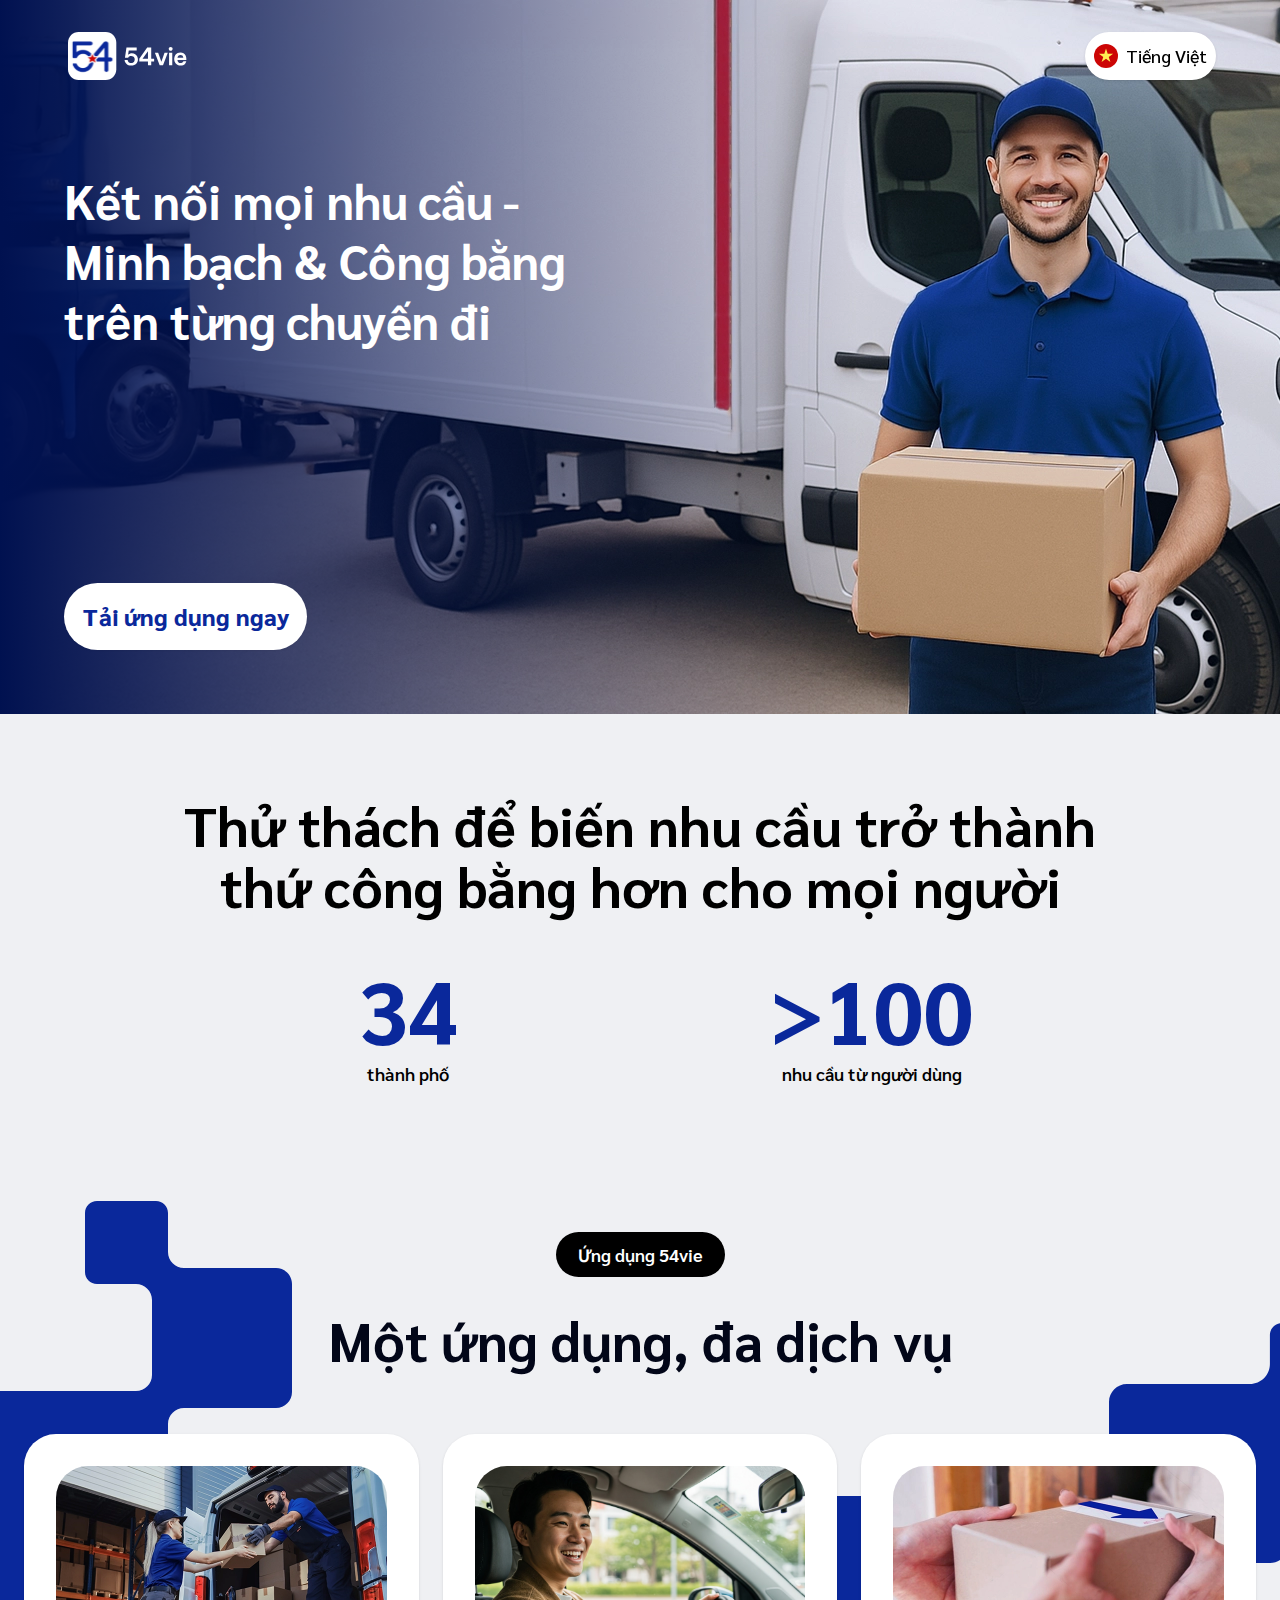
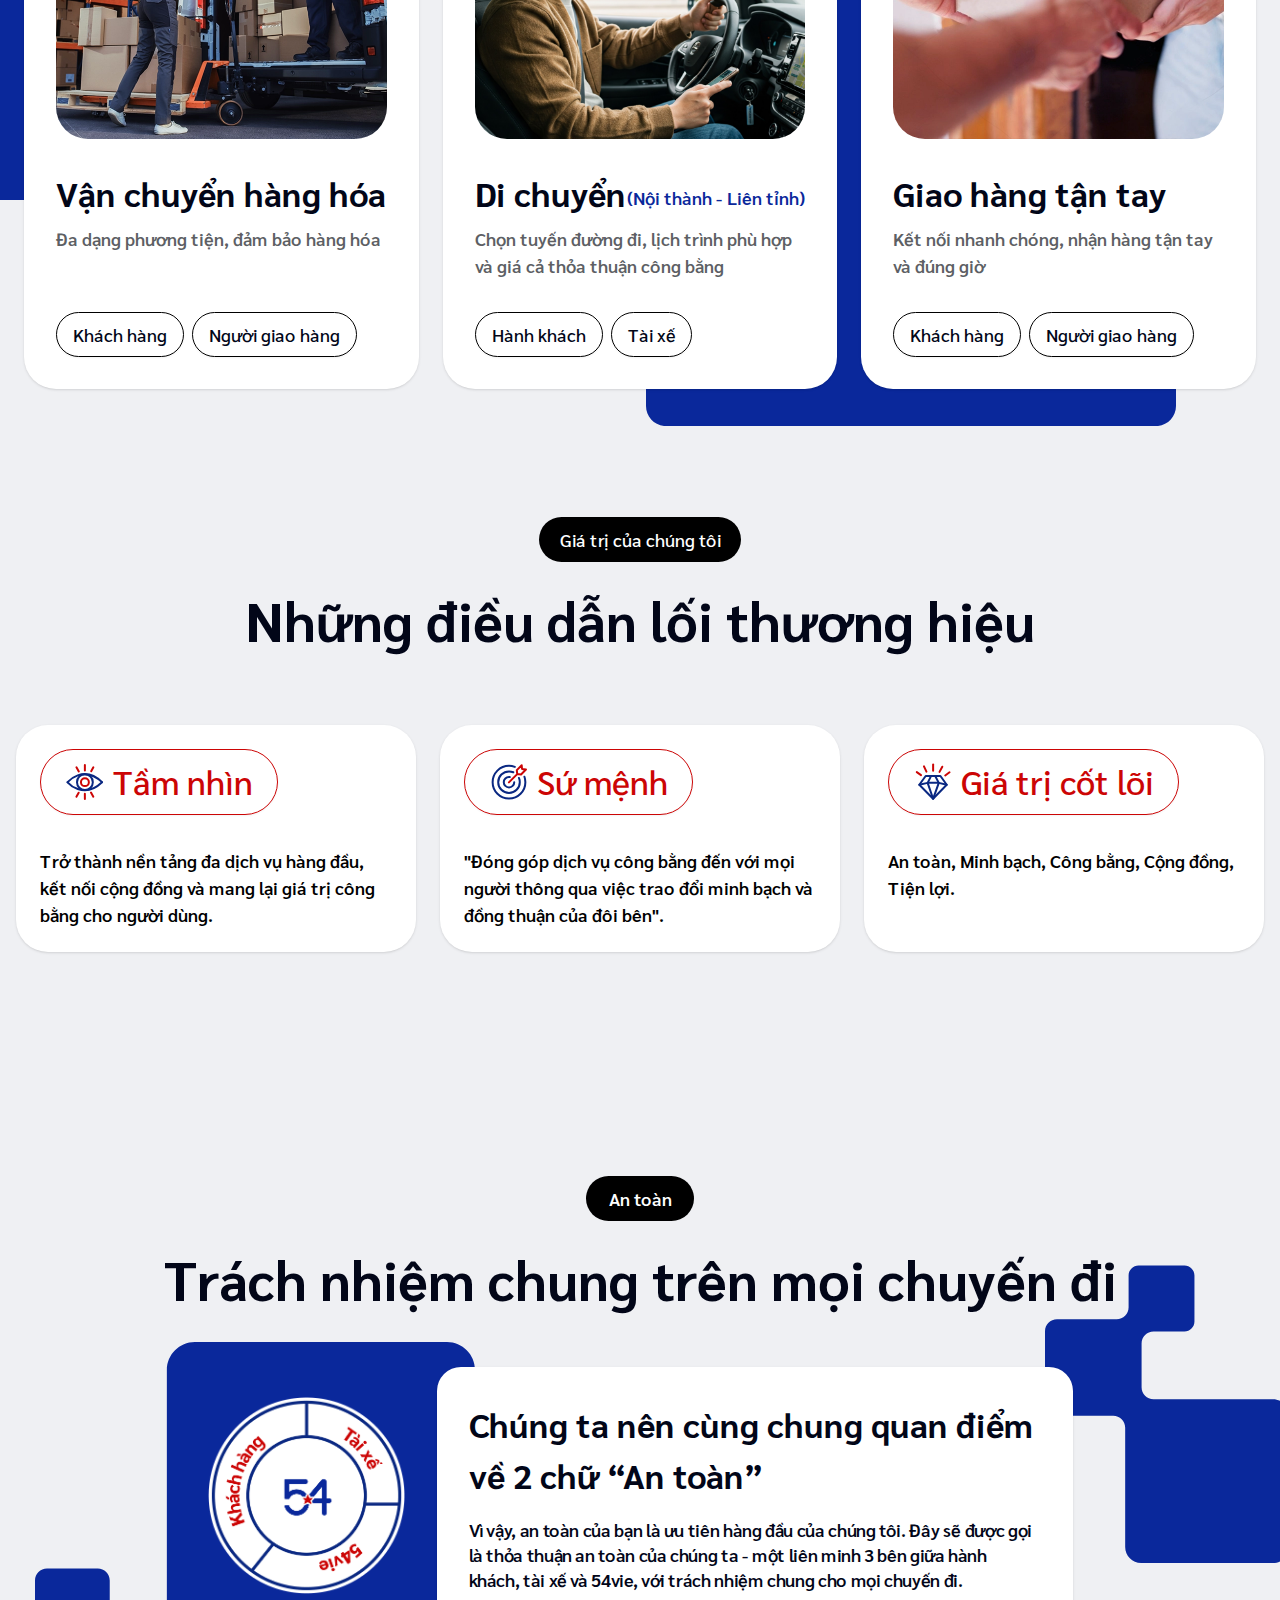
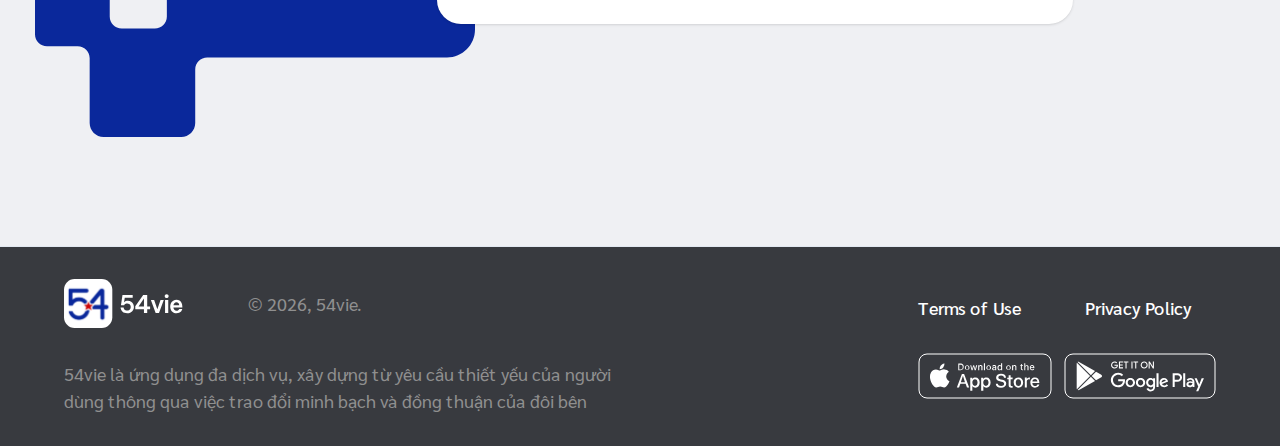
<file: en/index.html>
<!DOCTYPE html><!--J0pFxwLUpB1c7DU_EcZaF--><html lang="en"><head><meta charSet="utf-8"/><meta name="viewport" content="width=device-width, initial-scale=1"/><link rel="preload" href="/_next/static/media/0752d9e9446886e3-s.p.3d93f4dc.woff2" as="font" crossorigin="" type="font/woff2"/><link rel="preload" href="/_next/static/media/567f0a86a5eea43d-s.p.a6bb7378.woff2" as="font" crossorigin="" type="font/woff2"/><link rel="preload" href="/_next/static/media/7062a58b1da0e8a4-s.p.4bbec868.woff2" as="font" crossorigin="" type="font/woff2"/><link rel="preload" href="/_next/static/media/c9e7701bc8b3db09-s.p.64e4e9df.woff2" as="font" crossorigin="" type="font/woff2"/><link rel="preload" href="/_next/static/media/e1a185165aeb6b39-s.p.11a97af9.woff2" as="font" crossorigin="" type="font/woff2"/><link rel="preload" href="/_next/static/media/f35096588af3ac65-s.p.ee6127c3.woff2" as="font" crossorigin="" type="font/woff2"/><link rel="stylesheet" href="/_next/static/chunks/31823177a623e89c.css" data-precedence="next"/><link rel="preload" as="script" fetchPriority="low" href="/_next/static/chunks/264b19244b869603.js"/><script src="/_next/static/chunks/236f7e5abd6f09ff.js" async=""></script><script src="/_next/static/chunks/30ea11065999f7ac.js" async=""></script><script src="/_next/static/chunks/1f0ec75da032508a.js" async=""></script><script src="/_next/static/chunks/turbopack-79492b8f0cb111b5.js" async=""></script><script src="/_next/static/chunks/ff1a16fafef87110.js" async=""></script><script src="/_next/static/chunks/7340adf74ff47ec0.js" async=""></script><script src="/_next/static/chunks/106077215c424b2c.js" async=""></script><script src="/_next/static/chunks/74cb5f545426ac88.js" async=""></script><script src="/_next/static/chunks/7530bf1ad638946f.js" async=""></script><script src="/_next/static/chunks/6fbb5924aabbeb55.js" async=""></script><meta name="next-size-adjust" content=""/><link rel="icon" href="/logo.svg" type="image/svg+xml"/><script src="/_next/static/chunks/a6dad97d9634a72d.js" noModule=""></script></head><body class="sarabun_8de1a9-module__J5-1yG__className"><div hidden=""><!--$--><!--/$--></div><div class="flex min-h-[100dvh] flex-col"><div class="relative h-[500px] w-full bg-cover bg-right bg-no-repeat sm:h-[600px] sm:bg-center lg:h-[714px]" style="background-image:linear-gradient(90deg, #001150 0%, rgba(1, 38, 182, 0) 66.88%), url(/_next/static/media/hero_banner.b6ff12b4.webp)"><header class="fixed z-10 h-[80px] w-full transition-colors duration-300 lg:h-[118px] bg-transparent"><div class="flex items-center justify-between px-4 py-4 sm:px-8 lg:px-16 lg:py-8"><div class="relative h-8 w-24 sm:h-10 sm:w-28 lg:h-12 lg:w-32"><img alt="54VIE" loading="lazy" decoding="async" data-nimg="fill" class="object-contain" style="position:absolute;height:100%;width:100%;left:0;top:0;right:0;bottom:0;color:transparent" src="/_next/static/media/LOGO.845e4043.svg"/></div><div class="flex items-center lg:hidden"><button data-slot="sheet-trigger" class="inline-flex items-center justify-center gap-2 whitespace-nowrap rounded-md text-sm font-medium transition-all disabled:pointer-events-none disabled:opacity-50 [&amp;_svg]:pointer-events-none [&amp;_svg:not([class*=&#x27;size-&#x27;])]:size-4 shrink-0 [&amp;_svg]:shrink-0 outline-none focus-visible:border-ring focus-visible:ring-ring/50 focus-visible:ring-[3px] aria-invalid:ring-destructive/20 dark:aria-invalid:ring-destructive/40 aria-invalid:border-destructive hover:bg-accent hover:text-accent-foreground dark:hover:bg-accent/50 size-9 mr-2" type="button" aria-haspopup="dialog" aria-expanded="false" aria-controls="radix-_R_2aluivb_" data-state="closed"><svg xmlns="http://www.w3.org/2000/svg" width="24" height="24" viewBox="0 0 24 24" fill="none" stroke="currentColor" stroke-width="2" stroke-linecap="round" stroke-linejoin="round" class="lucide lucide-menu h-6 w-6"><line x1="4" x2="20" y1="12" y2="12"></line><line x1="4" x2="20" y1="6" y2="6"></line><line x1="4" x2="20" y1="18" y2="18"></line></svg></button></div><div class="hidden items-center lg:flex"><button data-slot="button" class="inline-flex justify-center gap-2 whitespace-nowrap text-sm font-medium transition-all disabled:pointer-events-none disabled:opacity-50 [&amp;_svg]:pointer-events-none [&amp;_svg:not([class*=&#x27;size-&#x27;])]:size-4 shrink-0 [&amp;_svg]:shrink-0 outline-none focus-visible:border-ring focus-visible:ring-ring/50 focus-visible:ring-[3px] aria-invalid:ring-destructive/20 dark:aria-invalid:ring-destructive/40 aria-invalid:border-destructive has-[&gt;svg]:px-4 h-[48px] cursor-pointer items-center rounded-full bg-white p-[9px] text-black shadow hover:bg-gray-100"><img alt="IconVn" loading="lazy" width="24" height="24" decoding="async" data-nimg="1" style="color:transparent" src="/_next/static/media/icon-vn.1f08bcc3.svg"/><span class="text-[18px]">Tiếng Việt</span></button></div></div></header><div class="px-4 sm:px-8 lg:px-0"><h1 class="absolute top-[100px] left-4 text-2xl leading-tight font-bold text-white sm:top-[150px] sm:left-8 sm:text-3xl lg:top-[170px] lg:left-[64px] lg:text-5xl">Kết nối mọi nhu cầu -<br/>Minh bạch &amp; Công bằng<br/>trên từng chuyến đi</h1><button data-slot="button" class="inline-flex items-center justify-center gap-2 whitespace-nowrap transition-all disabled:pointer-events-none disabled:opacity-50 [&amp;_svg]:pointer-events-none [&amp;_svg:not([class*=&#x27;size-&#x27;])]:size-4 shrink-0 [&amp;_svg]:shrink-0 outline-none focus-visible:border-ring focus-visible:ring-ring/50 focus-visible:ring-[3px] aria-invalid:ring-destructive/20 dark:aria-invalid:ring-destructive/40 aria-invalid:border-destructive shadow-xs has-[&gt;svg]:px-4 text-brand-blue hover:bg-brand-blue absolute bottom-[32px] left-4 h-[50px] w-[200px] cursor-pointer rounded-full bg-white px-[8px] py-[16px] text-base font-extrabold hover:text-white sm:bottom-[48px] sm:left-8 sm:h-[60px] sm:w-[220px] sm:text-xl lg:bottom-[64px] lg:left-[64px] lg:h-[67px] lg:w-[243px] lg:text-[24px]">Tải ứng dụng ngay</button></div></div><div class="bg-[#EFF0F3]"><section class="py-12 sm:py-16 md:py-20"><div class="container mx-auto px-4"><div class="mb-8 text-center sm:mb-12"><h2 class="mx-auto mb-4 text-3xl font-bold text-black sm:mb-8 sm:text-4xl lg:text-[55px]">Thử thách để biến nhu cầu trở thành<br class="hidden sm:block"/><span class="block sm:hidden"> </span>thứ công bằng hơn cho mọi người</h2></div><div class="mx-auto grid max-w-4xl grid-cols-1 gap-6 sm:grid-cols-2 sm:gap-8 lg:grid-cols-2"><div class="text-center"><div class="text-5xl font-bold sm:text-6xl lg:text-[88px] text-brand-blue mb-1 sm:mb-2">34</div><p class="text-base font-semibold text-black sm:text-lg">thành phố</p></div><div class="text-center"><div class="text-5xl font-bold sm:text-6xl lg:text-[88px] text-brand-blue mb-1 sm:mb-2">&gt;100</div><p class="text-base font-semibold text-black sm:text-lg">nhu cầu từ người dùng</p></div></div></div></section><section class="overflow-hidden py-8 sm:py-12 md:py-16"><div class="container mx-auto px-4 sm:px-6"><div class="mb-4 flex justify-center sm:mb-6 md:mb-8"><span data-slot="badge" class="inline-flex items-center justify-center border whitespace-nowrap shrink-0 [&amp;&gt;svg]:size-3 gap-1 [&amp;&gt;svg]:pointer-events-none focus-visible:border-ring focus-visible:ring-ring/50 focus-visible:ring-[3px] aria-invalid:ring-destructive/20 dark:aria-invalid:ring-destructive/40 aria-invalid:border-destructive transition-[color,box-shadow] overflow-hidden border-transparent [a&amp;]:hover:bg-primary/90 w-[169px] rounded-full bg-black px-4 py-1 text-sm font-semibold text-white sm:px-6 sm:py-1.5 sm:text-base md:px-8 md:py-2 md:text-[18px]">Ứng dụng 54vie</span></div><h2 class="mb-8 text-center text-2xl font-bold sm:mb-12 sm:text-4xl md:mb-16 md:text-[55px]">Một ứng dụng, đa dịch vụ</h2><div class="relative mx-auto flex w-full max-w-[1311px] flex-col gap-6 xl:flex-row"><img alt="UnionLeft" loading="lazy" width="354" height="599" decoding="async" data-nimg="1" class="absolute top-[-42%] left-[-7%] z-0 hidden xl:block" style="color:transparent" src="/_next/static/media/UnionLeft.d062bb79.svg"/><div class="z-1 flex flex-1 flex-col gap-4 rounded-4xl bg-white p-4 shadow-sm sm:gap-6 sm:p-6 md:gap-8 md:p-8"><img alt="Vận chuyển hàng hóa" loading="lazy" width="714" height="546" decoding="async" data-nimg="1" class="h-[180px] w-full self-center rounded-4xl object-cover sm:h-[220px] md:h-[273px]" style="color:transparent" src="/_next/static/media/van_chuyen.607dfdda.webp"/><div class="flex h-auto flex-col justify-between sm:h-[160px] md:h-[186px]"><div><div class="flex items-center justify-between"><h3 class="mb-2 text-xl font-bold sm:text-2xl md:text-[34px]">Vận chuyển hàng hóa</h3></div><p class="text-text-gray text-sm font-semibold sm:text-base md:text-[18px]">Đa dạng phương tiện, đảm bảo hàng hóa</p></div><div class="mt-4 flex flex-wrap gap-2 sm:mt-0"><button data-slot="button" class="inline-flex items-center justify-center gap-2 whitespace-nowrap font-medium transition-all disabled:pointer-events-none disabled:opacity-50 [&amp;_svg]:pointer-events-none [&amp;_svg:not([class*=&#x27;size-&#x27;])]:size-4 shrink-0 [&amp;_svg]:shrink-0 outline-none focus-visible:border-ring focus-visible:ring-ring/50 focus-visible:ring-[3px] aria-invalid:ring-destructive/20 dark:aria-invalid:ring-destructive/40 aria-invalid:border-destructive bg-background shadow-xs hover:bg-accent hover:text-accent-foreground dark:bg-input/30 dark:border-input dark:hover:bg-input/50 has-[&gt;svg]:px-3 h-[35px] rounded-4xl border border-black px-3 py-1 text-sm sm:h-[40px] sm:px-4 sm:py-2 sm:text-base md:h-[45px] md:text-[18px]">Khách hàng</button><button data-slot="button" class="inline-flex items-center justify-center gap-2 whitespace-nowrap font-medium transition-all disabled:pointer-events-none disabled:opacity-50 [&amp;_svg]:pointer-events-none [&amp;_svg:not([class*=&#x27;size-&#x27;])]:size-4 shrink-0 [&amp;_svg]:shrink-0 outline-none focus-visible:border-ring focus-visible:ring-ring/50 focus-visible:ring-[3px] aria-invalid:ring-destructive/20 dark:aria-invalid:ring-destructive/40 aria-invalid:border-destructive bg-background shadow-xs hover:bg-accent hover:text-accent-foreground dark:bg-input/30 dark:border-input dark:hover:bg-input/50 has-[&gt;svg]:px-3 h-[35px] rounded-4xl border border-black px-3 py-1 text-sm sm:h-[40px] sm:px-4 sm:py-2 sm:text-base md:h-[45px] md:text-[18px]">Người giao hàng</button></div></div></div><div class="z-1 flex flex-1 flex-col gap-4 rounded-4xl bg-white p-4 shadow-sm sm:gap-6 sm:p-6 md:gap-8 md:p-8"><img alt="Di chuyển" loading="lazy" width="2048" height="2048" decoding="async" data-nimg="1" class="h-[180px] w-full self-center rounded-4xl object-cover sm:h-[220px] md:h-[273px]" style="color:transparent" src="/_next/static/media/driver-use-app.9d893153.jpeg"/><div class="flex h-auto flex-col justify-between sm:h-[160px] md:h-[186px]"><div><div class="flex items-center justify-between"><h3 class="mb-2 text-xl font-bold sm:text-2xl md:text-[34px]">Di chuyển</h3><p class="text-brand-blue text-sm font-semibold sm:text-base md:text-[18px]">(Nội thành - Liên tỉnh)</p></div><p class="text-text-gray text-sm font-semibold sm:text-base md:text-[18px]">Chọn tuyến đường đi, lịch trình phù hợp và giá cả thỏa thuận công bằng</p></div><div class="mt-4 flex flex-wrap gap-2 sm:mt-0"><button data-slot="button" class="inline-flex items-center justify-center gap-2 whitespace-nowrap font-medium transition-all disabled:pointer-events-none disabled:opacity-50 [&amp;_svg]:pointer-events-none [&amp;_svg:not([class*=&#x27;size-&#x27;])]:size-4 shrink-0 [&amp;_svg]:shrink-0 outline-none focus-visible:border-ring focus-visible:ring-ring/50 focus-visible:ring-[3px] aria-invalid:ring-destructive/20 dark:aria-invalid:ring-destructive/40 aria-invalid:border-destructive bg-background shadow-xs hover:bg-accent hover:text-accent-foreground dark:bg-input/30 dark:border-input dark:hover:bg-input/50 has-[&gt;svg]:px-3 h-[35px] rounded-4xl border border-black px-3 py-1 text-sm sm:h-[40px] sm:px-4 sm:py-2 sm:text-base md:h-[45px] md:text-[18px]">Hành khách</button><button data-slot="button" class="inline-flex items-center justify-center gap-2 whitespace-nowrap font-medium transition-all disabled:pointer-events-none disabled:opacity-50 [&amp;_svg]:pointer-events-none [&amp;_svg:not([class*=&#x27;size-&#x27;])]:size-4 shrink-0 [&amp;_svg]:shrink-0 outline-none focus-visible:border-ring focus-visible:ring-ring/50 focus-visible:ring-[3px] aria-invalid:ring-destructive/20 dark:aria-invalid:ring-destructive/40 aria-invalid:border-destructive bg-background shadow-xs hover:bg-accent hover:text-accent-foreground dark:bg-input/30 dark:border-input dark:hover:bg-input/50 has-[&gt;svg]:px-3 h-[35px] rounded-4xl border border-black px-3 py-1 text-sm sm:h-[40px] sm:px-4 sm:py-2 sm:text-base md:h-[45px] md:text-[18px]">Tài xế</button></div></div></div><div class="z-1 flex flex-1 flex-col gap-4 rounded-4xl bg-white p-4 shadow-sm sm:gap-6 sm:p-6 md:gap-8 md:p-8"><img alt="Giao hàng tận tay" loading="lazy" width="714" height="546" decoding="async" data-nimg="1" class="h-[180px] w-full self-center rounded-4xl object-cover sm:h-[220px] md:h-[273px]" style="color:transparent" src="/_next/static/media/giao_hang.93d49f35.webp"/><div class="flex h-auto flex-col justify-between sm:h-[160px] md:h-[186px]"><div><div class="flex items-center justify-between"><h3 class="mb-2 text-xl font-bold sm:text-2xl md:text-[34px]">Giao hàng tận tay</h3></div><p class="text-text-gray text-sm font-semibold sm:text-base md:text-[18px]">Kết nối nhanh chóng, nhận hàng tận tay và đúng giờ</p></div><div class="mt-4 flex flex-wrap gap-2 sm:mt-0"><button data-slot="button" class="inline-flex items-center justify-center gap-2 whitespace-nowrap font-medium transition-all disabled:pointer-events-none disabled:opacity-50 [&amp;_svg]:pointer-events-none [&amp;_svg:not([class*=&#x27;size-&#x27;])]:size-4 shrink-0 [&amp;_svg]:shrink-0 outline-none focus-visible:border-ring focus-visible:ring-ring/50 focus-visible:ring-[3px] aria-invalid:ring-destructive/20 dark:aria-invalid:ring-destructive/40 aria-invalid:border-destructive bg-background shadow-xs hover:bg-accent hover:text-accent-foreground dark:bg-input/30 dark:border-input dark:hover:bg-input/50 has-[&gt;svg]:px-3 h-[35px] rounded-4xl border border-black px-3 py-1 text-sm sm:h-[40px] sm:px-4 sm:py-2 sm:text-base md:h-[45px] md:text-[18px]">Khách hàng</button><button data-slot="button" class="inline-flex items-center justify-center gap-2 whitespace-nowrap font-medium transition-all disabled:pointer-events-none disabled:opacity-50 [&amp;_svg]:pointer-events-none [&amp;_svg:not([class*=&#x27;size-&#x27;])]:size-4 shrink-0 [&amp;_svg]:shrink-0 outline-none focus-visible:border-ring focus-visible:ring-ring/50 focus-visible:ring-[3px] aria-invalid:ring-destructive/20 dark:aria-invalid:ring-destructive/40 aria-invalid:border-destructive bg-background shadow-xs hover:bg-accent hover:text-accent-foreground dark:bg-input/30 dark:border-input dark:hover:bg-input/50 has-[&gt;svg]:px-3 h-[35px] rounded-4xl border border-black px-3 py-1 text-sm sm:h-[40px] sm:px-4 sm:py-2 sm:text-base md:h-[45px] md:text-[18px]">Người giao hàng</button></div></div></div><img alt="UnionRight" loading="lazy" width="672" height="703" decoding="async" data-nimg="1" class="absolute top-[-20%] right-[-5%] z-0 hidden xl:block" style="color:transparent" src="/_next/static/media/UnionRight.91e58cd8.svg"/></div></div></section><section class="py-8 sm:py-12 md:py-16"><div class="container mx-auto px-4"><div class="mb-3 flex justify-center sm:mb-4"><span data-slot="badge" class="inline-flex items-center justify-center border font-medium whitespace-nowrap shrink-0 [&amp;&gt;svg]:size-3 gap-1 [&amp;&gt;svg]:pointer-events-none focus-visible:border-ring focus-visible:ring-ring/50 focus-visible:ring-[3px] aria-invalid:ring-destructive/20 dark:aria-invalid:ring-destructive/40 aria-invalid:border-destructive transition-[color,box-shadow] overflow-hidden border-transparent [a&amp;]:hover:bg-primary/90 w-[202px] rounded-full bg-black px-4 py-1.5 text-[14px] text-white sm:px-5 sm:py-1.5 sm:text-[16px] md:px-6 md:py-2 md:text-[18px]">Giá trị của chúng tôi</span></div><h2 class="mb-8 text-center text-[32px] font-bold sm:mb-10 sm:text-[42px] md:mb-16 md:text-[55px]">Những điều dẫn lối thương hiệu</h2><div class="grid grid-cols-1 gap-4 sm:gap-5 lg:grid-cols-3 lg:gap-6"><div class="rounded-4xl bg-white p-4 shadow-sm sm:p-6"><div class="flex flex-col items-center gap-4 sm:items-start sm:gap-[32px]"><button data-slot="button" class="inline-flex items-center justify-center gap-2 whitespace-nowrap font-medium transition-all disabled:pointer-events-none disabled:opacity-50 [&amp;_svg]:pointer-events-none [&amp;_svg:not([class*=&#x27;size-&#x27;])]:size-4 shrink-0 [&amp;_svg]:shrink-0 outline-none focus-visible:border-ring focus-visible:ring-ring/50 focus-visible:ring-[3px] aria-invalid:ring-destructive/20 dark:aria-invalid:ring-destructive/40 aria-invalid:border-destructive border bg-background shadow-xs hover:bg-accent hover:text-accent-foreground dark:bg-input/30 dark:border-input dark:hover:bg-input/50 has-[&gt;svg]:px-3 border-brand-red text-brand-red h-[50px] w-auto self-center rounded-full px-[16px] py-[6px] text-[22px] sm:h-[58px] sm:py-[7px] sm:text-[28px] md:h-[66px] md:px-[24px] md:py-[8px] md:text-[34px] lg:self-start"><img alt="Tầm nhìn" loading="lazy" width="36" height="36" decoding="async" data-nimg="1" class="sm:h-[38px] sm:w-[38px] md:h-[40px] md:w-[40px]" style="color:transparent" src="/_next/static/media/giatri__VISION.03717248.svg"/><span>Tầm nhìn</span></button><p class="text-center text-[16px] font-semibold text-black sm:text-[17px] md:text-[18px] lg:text-left">Trở thành nền tảng đa dịch vụ hàng đầu, kết nối cộng đồng và mang lại giá trị công bằng cho người dùng.</p></div></div><div class="rounded-4xl bg-white p-4 shadow-sm sm:p-6"><div class="flex flex-col items-center gap-4 sm:items-start sm:gap-[32px]"><button data-slot="button" class="inline-flex items-center justify-center gap-2 whitespace-nowrap font-medium transition-all disabled:pointer-events-none disabled:opacity-50 [&amp;_svg]:pointer-events-none [&amp;_svg:not([class*=&#x27;size-&#x27;])]:size-4 shrink-0 [&amp;_svg]:shrink-0 outline-none focus-visible:border-ring focus-visible:ring-ring/50 focus-visible:ring-[3px] aria-invalid:ring-destructive/20 dark:aria-invalid:ring-destructive/40 aria-invalid:border-destructive border bg-background shadow-xs hover:bg-accent hover:text-accent-foreground dark:bg-input/30 dark:border-input dark:hover:bg-input/50 has-[&gt;svg]:px-3 border-brand-red text-brand-red h-[50px] w-auto self-center rounded-full px-[16px] py-[6px] text-[22px] sm:h-[58px] sm:py-[7px] sm:text-[28px] md:h-[66px] md:px-[24px] md:py-[8px] md:text-[34px] lg:self-start"><img alt="Sứ mệnh" loading="lazy" width="36" height="36" decoding="async" data-nimg="1" class="sm:h-[38px] sm:w-[38px] md:h-[40px] md:w-[40px]" style="color:transparent" src="/_next/static/media/giatri__MISSION.3fac7317.svg"/><span>Sứ mệnh</span></button><p class="text-center text-[16px] font-semibold text-black sm:text-[17px] md:text-[18px] lg:text-left">&quot;Đóng góp dịch vụ công bằng đến với mọi người thông qua việc trao đổi minh bạch và đồng thuận của đôi bên&quot;.</p></div></div><div class="rounded-4xl bg-white p-4 shadow-sm sm:p-6"><div class="flex flex-col items-center gap-4 sm:items-start sm:gap-[32px]"><button data-slot="button" class="inline-flex items-center justify-center gap-2 whitespace-nowrap font-medium transition-all disabled:pointer-events-none disabled:opacity-50 [&amp;_svg]:pointer-events-none [&amp;_svg:not([class*=&#x27;size-&#x27;])]:size-4 shrink-0 [&amp;_svg]:shrink-0 outline-none focus-visible:border-ring focus-visible:ring-ring/50 focus-visible:ring-[3px] aria-invalid:ring-destructive/20 dark:aria-invalid:ring-destructive/40 aria-invalid:border-destructive border bg-background shadow-xs hover:bg-accent hover:text-accent-foreground dark:bg-input/30 dark:border-input dark:hover:bg-input/50 has-[&gt;svg]:px-3 border-brand-red text-brand-red h-[50px] w-auto self-center rounded-full px-[16px] py-[6px] text-[22px] sm:h-[58px] sm:py-[7px] sm:text-[28px] md:h-[66px] md:px-[24px] md:py-[8px] md:text-[34px] lg:self-start"><img alt="Giá trị cốt lõi" loading="lazy" width="36" height="36" decoding="async" data-nimg="1" class="sm:h-[38px] sm:w-[38px] md:h-[40px] md:w-[40px]" style="color:transparent" src="/_next/static/media/giatri__VALUES.aadc10b2.svg"/><span>Giá trị cốt lõi</span></button><p class="text-center text-[16px] font-semibold text-black sm:text-[17px] md:text-[18px] lg:text-left">An toàn, Minh bạch, Công bằng, Cộng đồng, Tiện lợi.</p></div></div></div></div></section><section class="overflow-hidden pt-16 pb-16 sm:pt-24 sm:pb-24 lg:pt-[160px] lg:pb-[222px]"><div class="z-10 container mx-auto px-4"><div class="mb-3 flex justify-center sm:mb-4"><span data-slot="badge" class="inline-flex items-center justify-center border whitespace-nowrap shrink-0 [&amp;&gt;svg]:size-3 gap-1 [&amp;&gt;svg]:pointer-events-none focus-visible:border-ring focus-visible:ring-ring/50 focus-visible:ring-[3px] aria-invalid:ring-destructive/20 dark:aria-invalid:ring-destructive/40 aria-invalid:border-destructive transition-[color,box-shadow] overflow-hidden border-transparent [a&amp;]:hover:bg-primary/90 w-[108px] rounded-full bg-black px-4 py-1.5 text-[14px] font-semibold text-white sm:px-6 sm:py-2 sm:text-[16px] lg:px-8 lg:text-[18px]">An toàn</span></div><h2 class="mb-8 text-center text-[28px] font-bold sm:mb-10 sm:text-[40px] lg:mb-12 lg:text-[55px]">Trách nhiệm chung trên mọi chuyến đi</h2><div class="relative mx-auto flex w-full flex-col items-center justify-center gap-6 sm:flex-row sm:justify-between sm:gap-8 lg:w-[865px]"><img alt="UnionLeft" loading="lazy" width="440" height="395" decoding="async" data-nimg="1" class="absolute top-[-10%] left-[-20%] hidden lg:block" style="color:transparent" src="/_next/static/media/UnionResponsibilityLeft.fde99e20.svg"/><div class="z-1 h-auto w-[150px] sm:order-none sm:w-[170px] lg:w-[197px]"><img alt="lienMinh3ben" loading="lazy" width="197" height="197" decoding="async" data-nimg="1" class="h-auto w-full" style="color:transparent" src="/_next/static/media/lien_minh_3ben.615a2077.webp"/></div><div class="z-1 order-2 mt-6 w-full rounded-3xl bg-white p-5 shadow-sm sm:order-none sm:mt-0 sm:flex-1 sm:p-6 lg:p-8"><h3 class="mb-3 text-[22px] font-bold tracking-[-2%] sm:mb-4 sm:text-[28px] lg:text-[34px]">Chúng ta nên cùng chung quan điểm về 2 chữ “An toàn”</h3><p class="text-[14px] leading-[20px] font-semibold tracking-[-0.02em] sm:text-[16px] sm:leading-[22px] lg:text-[18px] lg:leading-[25px]">Vì vậy, an toàn của bạn là ưu tiên hàng đầu của chúng tôi. Đây sẽ được gọi là thỏa thuận an toàn của chúng ta - một liên minh 3 bên giữa hành khách, tài xế và 54vie, với trách nhiệm chung cho mọi chuyến đi.</p></div><img alt="UnionRight" loading="lazy" width="244" height="298" decoding="async" data-nimg="1" class="absolute top-[-40%] right-[-25%] hidden lg:block" style="color:transparent" src="/_next/static/media/UnionResponsibilityRight.15a30b4f.svg"/></div></div></section></div><footer class="bg-brand-dark-gray w-full border-t px-4 py-6 text-white sm:px-8 sm:py-8 lg:px-[64px] lg:py-[32px]"><div class="container flex flex-col items-center justify-between gap-6 lg:flex-row"><div class="flex flex-col items-center gap-4 lg:items-start"><div class="mb-2 flex flex-col items-center gap-4 sm:mb-4 sm:flex-row sm:gap-[32px] lg:mb-[16px] lg:gap-[64px]"><div class="flex items-center gap-2"><img alt="54VIE" loading="lazy" width="120" height="40" decoding="async" data-nimg="1" style="color:transparent" src="/_next/static/media/LOGO.845e4043.svg"/></div><p class="text-text-muted-dark text-center text-lg lg:text-left">© <!-- -->2026<!-- -->, 54vie.</p></div><p class="text-text-muted-dark max-w-[600px] text-center text-base sm:text-[16px] lg:text-left lg:text-[18px]">54vie là ứng dụng đa dịch vụ, xây dựng từ yêu cầu thiết yếu của người<!-- --> <br class="hidden lg:block"/>dùng thông qua việc trao đổi minh bạch và đồng thuận của đôi bên</p></div><div class="mt-4 flex flex-col gap-4 sm:mt-2 sm:gap-6 lg:mt-0 lg:gap-[32px]"><nav class="flex flex-col items-center gap-4 sm:flex-row sm:items-start sm:gap-[32px] lg:gap-[64px]"><a class="hover:text-primary text-[16px] font-medium transition-colors sm:text-[18px]" href="#">Terms of Use</a><a class="hover:text-primary text-[16px] font-medium transition-colors sm:text-[18px]" href="#">Privacy Policy</a></nav><div class="flex flex-col items-center gap-3 sm:flex-row sm:items-start"><a target="_blank" href="https://apps.apple.com"><img alt="appleStore" loading="lazy" width="134" height="46" decoding="async" data-nimg="1" class="w-[120px] sm:w-auto" style="color:transparent" src="/_next/static/media/appstore-download.1b44706c.svg"/></a><a target="_blank" href="https://play.google.com"><img alt="googlePlay" loading="lazy" width="152" height="46" decoding="async" data-nimg="1" class="w-[120px] sm:w-auto" style="color:transparent" src="/_next/static/media/googleplay-download.220beea8.svg"/></a></div></div></div></footer></div><!--$--><!--/$--><script src="/_next/static/chunks/264b19244b869603.js" id="_R_" async=""></script><script>(self.__next_f=self.__next_f||[]).push([0])</script><script>self.__next_f.push([1,"1:\"$Sreact.fragment\"\n2:I[39756,[\"/_next/static/chunks/ff1a16fafef87110.js\",\"/_next/static/chunks/7340adf74ff47ec0.js\"],\"default\"]\n3:I[37457,[\"/_next/static/chunks/ff1a16fafef87110.js\",\"/_next/static/chunks/7340adf74ff47ec0.js\"],\"default\"]\n5:I[45872,[\"/_next/static/chunks/106077215c424b2c.js\",\"/_next/static/chunks/74cb5f545426ac88.js\",\"/_next/static/chunks/7530bf1ad638946f.js\",\"/_next/static/chunks/6fbb5924aabbeb55.js\"],\"default\"]\n10:I[68027,[\"/_next/static/chunks/ff1a16fafef87110.js\",\"/_next/static/chunks/7340adf74ff47ec0.js\"],\"default\"]\n:HL[\"/_next/static/chunks/31823177a623e89c.css\",\"style\"]\n:HL[\"/_next/static/media/0752d9e9446886e3-s.p.3d93f4dc.woff2\",\"font\",{\"crossOrigin\":\"\",\"type\":\"font/woff2\"}]\n:HL[\"/_next/static/media/567f0a86a5eea43d-s.p.a6bb7378.woff2\",\"font\",{\"crossOrigin\":\"\",\"type\":\"font/woff2\"}]\n:HL[\"/_next/static/media/7062a58b1da0e8a4-s.p.4bbec868.woff2\",\"font\",{\"crossOrigin\":\"\",\"type\":\"font/woff2\"}]\n:HL[\"/_next/static/media/c9e7701bc8b3db09-s.p.64e4e9df.woff2\",\"font\",{\"crossOrigin\":\"\",\"type\":\"font/woff2\"}]\n:HL[\"/_next/static/media/e1a185165aeb6b39-s.p.11a97af9.woff2\",\"font\",{\"crossOrigin\":\"\",\"type\":\"font/woff2\"}]\n:HL[\"/_next/static/media/f35096588af3ac65-s.p.ee6127c3.woff2\",\"font\",{\"crossOrigin\":\"\",\"type\":\"font/woff2\"}]\n"])</script><script>self.__next_f.push([1,"0:{\"P\":null,\"b\":\"J0pFxwLUpB1c7DU_EcZaF\",\"c\":[\"\",\"en\",\"\"],\"q\":\"\",\"i\":false,\"f\":[[[\"\",{\"children\":[[\"locale\",\"en\",\"d\"],{\"children\":[\"__PAGE__\",{}]}]},\"$undefined\",\"$undefined\",true],[[\"$\",\"$1\",\"c\",{\"children\":[null,[\"$\",\"$L2\",null,{\"parallelRouterKey\":\"children\",\"error\":\"$undefined\",\"errorStyles\":\"$undefined\",\"errorScripts\":\"$undefined\",\"template\":[\"$\",\"$L3\",null,{}],\"templateStyles\":\"$undefined\",\"templateScripts\":\"$undefined\",\"notFound\":[[[\"$\",\"title\",null,{\"children\":\"404: This page could not be found.\"}],[\"$\",\"div\",null,{\"style\":{\"fontFamily\":\"system-ui,\\\"Segoe UI\\\",Roboto,Helvetica,Arial,sans-serif,\\\"Apple Color Emoji\\\",\\\"Segoe UI Emoji\\\"\",\"height\":\"100vh\",\"textAlign\":\"center\",\"display\":\"flex\",\"flexDirection\":\"column\",\"alignItems\":\"center\",\"justifyContent\":\"center\"},\"children\":[\"$\",\"div\",null,{\"children\":[[\"$\",\"style\",null,{\"dangerouslySetInnerHTML\":{\"__html\":\"body{color:#000;background:#fff;margin:0}.next-error-h1{border-right:1px solid rgba(0,0,0,.3)}@media (prefers-color-scheme:dark){body{color:#fff;background:#000}.next-error-h1{border-right:1px solid rgba(255,255,255,.3)}}\"}}],[\"$\",\"h1\",null,{\"className\":\"next-error-h1\",\"style\":{\"display\":\"inline-block\",\"margin\":\"0 20px 0 0\",\"padding\":\"0 23px 0 0\",\"fontSize\":24,\"fontWeight\":500,\"verticalAlign\":\"top\",\"lineHeight\":\"49px\"},\"children\":404}],[\"$\",\"div\",null,{\"style\":{\"display\":\"inline-block\"},\"children\":[\"$\",\"h2\",null,{\"style\":{\"fontSize\":14,\"fontWeight\":400,\"lineHeight\":\"49px\",\"margin\":0},\"children\":\"This page could not be found.\"}]}]]}]}]],[]],\"forbidden\":\"$undefined\",\"unauthorized\":\"$undefined\"}]]}],{\"children\":[[\"$\",\"$1\",\"c\",{\"children\":[[[\"$\",\"link\",\"0\",{\"rel\":\"stylesheet\",\"href\":\"/_next/static/chunks/31823177a623e89c.css\",\"precedence\":\"next\",\"crossOrigin\":\"$undefined\",\"nonce\":\"$undefined\"}],[\"$\",\"script\",\"script-0\",{\"src\":\"/_next/static/chunks/106077215c424b2c.js\",\"async\":true,\"nonce\":\"$undefined\"}],[\"$\",\"script\",\"script-1\",{\"src\":\"/_next/static/chunks/74cb5f545426ac88.js\",\"async\":true,\"nonce\":\"$undefined\"}]],\"$L4\"]}],{\"children\":[[\"$\",\"$1\",\"c\",{\"children\":[[\"$\",\"div\",null,{\"className\":\"flex min-h-[100dvh] flex-col\",\"children\":[[\"$\",\"div\",null,{\"className\":\"relative h-[500px] w-full bg-cover bg-right bg-no-repeat sm:h-[600px] sm:bg-center lg:h-[714px]\",\"style\":{\"backgroundImage\":\"linear-gradient(90deg, #001150 0%, rgba(1, 38, 182, 0) 66.88%), url(/_next/static/media/hero_banner.b6ff12b4.webp)\"},\"children\":[[\"$\",\"$L5\",null,{}],[\"$\",\"div\",null,{\"className\":\"px-4 sm:px-8 lg:px-0\",\"children\":[[\"$\",\"h1\",null,{\"className\":\"absolute top-[100px] left-4 text-2xl leading-tight font-bold text-white sm:top-[150px] sm:left-8 sm:text-3xl lg:top-[170px] lg:left-[64px] lg:text-5xl\",\"children\":[\"Kết nối mọi nhu cầu -\",[\"$\",\"br\",null,{}],\"Minh bạch \u0026 Công bằng\",[\"$\",\"br\",null,{}],\"trên từng chuyến đi\"]}],[\"$\",\"button\",null,{\"data-slot\":\"button\",\"className\":\"inline-flex items-center justify-center gap-2 whitespace-nowrap transition-all disabled:pointer-events-none disabled:opacity-50 [\u0026_svg]:pointer-events-none [\u0026_svg:not([class*='size-'])]:size-4 shrink-0 [\u0026_svg]:shrink-0 outline-none focus-visible:border-ring focus-visible:ring-ring/50 focus-visible:ring-[3px] aria-invalid:ring-destructive/20 dark:aria-invalid:ring-destructive/40 aria-invalid:border-destructive shadow-xs has-[\u003esvg]:px-4 text-brand-blue hover:bg-brand-blue absolute bottom-[32px] left-4 h-[50px] w-[200px] cursor-pointer rounded-full bg-white px-[8px] py-[16px] text-base font-extrabold hover:text-white sm:bottom-[48px] sm:left-8 sm:h-[60px] sm:w-[220px] sm:text-xl lg:bottom-[64px] lg:left-[64px] lg:h-[67px] lg:w-[243px] lg:text-[24px]\",\"children\":\"Tải ứng dụng ngay\"}]]}]]}],[\"$\",\"div\",null,{\"className\":\"bg-[#EFF0F3]\",\"children\":[[\"$\",\"section\",null,{\"className\":\"py-12 sm:py-16 md:py-20\",\"children\":[\"$\",\"div\",null,{\"className\":\"container mx-auto px-4\",\"children\":[[\"$\",\"div\",null,{\"className\":\"mb-8 text-center sm:mb-12\",\"children\":[\"$\",\"h2\",null,{\"className\":\"mx-auto mb-4 text-3xl font-bold text-black sm:mb-8 sm:text-4xl lg:text-[55px]\",\"children\":[\"Thử thách để biến nhu cầu trở thành\",[\"$\",\"br\",null,{\"className\":\"hidden sm:block\"}],[\"$\",\"span\",null,{\"className\":\"block sm:hidden\",\"children\":\" \"}],\"thứ công bằng hơn cho mọi người\"]}]}],[\"$\",\"div\",null,{\"className\":\"mx-auto grid max-w-4xl grid-cols-1 gap-6 sm:grid-cols-2 sm:gap-8 lg:grid-cols-2\",\"children\":[\"$L6\",\"$L7\"]}]]}]}],\"$L8\",\"$L9\",\"$La\"]}],\"$Lb\"]}],[\"$Lc\",\"$Ld\"],\"$Le\"]}],{},null,false,false]},null,false,false]},null,false,false],\"$Lf\",false]],\"m\":\"$undefined\",\"G\":[\"$10\",[]],\"S\":true}\n"])</script><script>self.__next_f.push([1,"11:I[5500,[\"/_next/static/chunks/106077215c424b2c.js\",\"/_next/static/chunks/74cb5f545426ac88.js\",\"/_next/static/chunks/7530bf1ad638946f.js\",\"/_next/static/chunks/6fbb5924aabbeb55.js\"],\"Image\"]\n19:I[44604,[\"/_next/static/chunks/106077215c424b2c.js\",\"/_next/static/chunks/74cb5f545426ac88.js\",\"/_next/static/chunks/7530bf1ad638946f.js\",\"/_next/static/chunks/6fbb5924aabbeb55.js\"],\"default\"]\n1a:I[97367,[\"/_next/static/chunks/ff1a16fafef87110.js\",\"/_next/static/chunks/7340adf74ff47ec0.js\"],\"OutletBoundary\"]\n1b:\"$Sreact.suspense\"\n1d:I[97367,[\"/_next/static/chunks/ff1a16fafef87110.js\",\"/_next/static/chunks/7340adf74ff47ec0.js\"],\"ViewportBoundary\"]\n1f:I[97367,[\"/_next/static/chunks/ff1a16fafef87110.js\",\"/_next/static/chunks/7340adf74ff47ec0.js\"],\"MetadataBoundary\"]\n6:[\"$\",\"div\",\"0\",{\"className\":\"text-center\",\"children\":[[\"$\",\"div\",null,{\"className\":\"text-5xl font-bold sm:text-6xl lg:text-[88px] text-brand-blue mb-1 sm:mb-2\",\"children\":\"34\"}],[\"$\",\"p\",null,{\"className\":\"text-base font-semibold text-black sm:text-lg\",\"children\":\"thành phố\"}]]}]\n7:[\"$\",\"div\",\"1\",{\"className\":\"text-center\",\"children\":[[\"$\",\"div\",null,{\"className\":\"text-5xl font-bold sm:text-6xl lg:text-[88px] text-brand-blue mb-1 sm:mb-2\",\"children\":\"\u003e100\"}],[\"$\",\"p\",null,{\"className\":\"text-base font-semibold text-black sm:text-lg\",\"children\":\"nhu cầu từ người dùng\"}]]}]\n"])</script><script>self.__next_f.push([1,"8:[\"$\",\"section\",null,{\"className\":\"overflow-hidden py-8 sm:py-12 md:py-16\",\"children\":[\"$\",\"div\",null,{\"className\":\"container mx-auto px-4 sm:px-6\",\"children\":[[\"$\",\"div\",null,{\"className\":\"mb-4 flex justify-center sm:mb-6 md:mb-8\",\"children\":[\"$\",\"span\",null,{\"data-slot\":\"badge\",\"className\":\"inline-flex items-center justify-center border whitespace-nowrap shrink-0 [\u0026\u003esvg]:size-3 gap-1 [\u0026\u003esvg]:pointer-events-none focus-visible:border-ring focus-visible:ring-ring/50 focus-visible:ring-[3px] aria-invalid:ring-destructive/20 dark:aria-invalid:ring-destructive/40 aria-invalid:border-destructive transition-[color,box-shadow] overflow-hidden border-transparent [a\u0026]:hover:bg-primary/90 w-[169px] rounded-full bg-black px-4 py-1 text-sm font-semibold text-white sm:px-6 sm:py-1.5 sm:text-base md:px-8 md:py-2 md:text-[18px]\",\"children\":\"Ứng dụng 54vie\"}]}],[\"$\",\"h2\",null,{\"className\":\"mb-8 text-center text-2xl font-bold sm:mb-12 sm:text-4xl md:mb-16 md:text-[55px]\",\"children\":\"Một ứng dụng, đa dịch vụ\"}],[\"$\",\"div\",null,{\"className\":\"relative mx-auto flex w-full max-w-[1311px] flex-col gap-6 xl:flex-row\",\"children\":[[\"$\",\"$L11\",null,{\"src\":{\"src\":\"/_next/static/media/UnionLeft.d062bb79.svg\",\"width\":354,\"height\":599,\"blurWidth\":0,\"blurHeight\":0},\"alt\":\"UnionLeft\",\"className\":\"absolute top-[-42%] left-[-7%] z-0 hidden xl:block\"}],[[\"$\",\"div\",\"0\",{\"className\":\"z-1 flex flex-1 flex-col gap-4 rounded-4xl bg-white p-4 shadow-sm sm:gap-6 sm:p-6 md:gap-8 md:p-8\",\"children\":[[\"$\",\"$L11\",null,{\"src\":{\"src\":\"/_next/static/media/van_chuyen.607dfdda.webp\",\"width\":714,\"height\":546,\"blurWidth\":8,\"blurHeight\":6,\"blurDataURL\":\"[data-uri]\"},\"alt\":\"Vận chuyển hàng hóa\",\"className\":\"h-[180px] w-full self-center rounded-4xl object-cover sm:h-[220px] md:h-[273px]\"}],[\"$\",\"div\",null,{\"className\":\"flex h-auto flex-col justify-between sm:h-[160px] md:h-[186px]\",\"children\":[[\"$\",\"div\",null,{\"children\":[[\"$\",\"div\",null,{\"className\":\"flex items-center justify-between\",\"children\":[[\"$\",\"h3\",null,{\"className\":\"mb-2 text-xl font-bold sm:text-2xl md:text-[34px]\",\"children\":\"Vận chuyển hàng hóa\"}],\"$undefined\"]}],[\"$\",\"p\",null,{\"className\":\"text-text-gray text-sm font-semibold sm:text-base md:text-[18px]\",\"children\":\"Đa dạng phương tiện, đảm bảo hàng hóa\"}]]}],[\"$\",\"div\",null,{\"className\":\"mt-4 flex flex-wrap gap-2 sm:mt-0\",\"children\":[[\"$\",\"button\",null,{\"data-slot\":\"button\",\"className\":\"inline-flex items-center justify-center gap-2 whitespace-nowrap font-medium transition-all disabled:pointer-events-none disabled:opacity-50 [\u0026_svg]:pointer-events-none [\u0026_svg:not([class*='size-'])]:size-4 shrink-0 [\u0026_svg]:shrink-0 outline-none focus-visible:border-ring focus-visible:ring-ring/50 focus-visible:ring-[3px] aria-invalid:ring-destructive/20 dark:aria-invalid:ring-destructive/40 aria-invalid:border-destructive bg-background shadow-xs hover:bg-accent hover:text-accent-foreground dark:bg-input/30 dark:border-input dark:hover:bg-input/50 has-[\u003esvg]:px-3 h-[35px] rounded-4xl border border-black px-3 py-1 text-sm sm:h-[40px] sm:px-4 sm:py-2 sm:text-base md:h-[45px] md:text-[18px]\",\"children\":\"Khách hàng\"}],[\"$\",\"button\",null,{\"data-slot\":\"button\",\"className\":\"inline-flex items-center justify-center gap-2 whitespace-nowrap font-medium transition-all disabled:pointer-events-none disabled:opacity-50 [\u0026_svg]:pointer-events-none [\u0026_svg:not([class*='size-'])]:size-4 shrink-0 [\u0026_svg]:shrink-0 outline-none focus-visible:border-ring focus-visible:ring-ring/50 focus-visible:ring-[3px] aria-invalid:ring-destructive/20 dark:aria-invalid:ring-destructive/40 aria-invalid:border-destructive bg-background shadow-xs hover:bg-accent hover:text-accent-foreground dark:bg-input/30 dark:border-input dark:hover:bg-input/50 has-[\u003esvg]:px-3 h-[35px] rounded-4xl border border-black px-3 py-1 text-sm sm:h-[40px] sm:px-4 sm:py-2 sm:text-base md:h-[45px] md:text-[18px]\",\"children\":\"Người giao hàng\"}]]}]]}]]}],\"$L12\",\"$L13\"],\"$L14\"]}]]}]}]\n"])</script><script>self.__next_f.push([1,"9:[\"$\",\"section\",null,{\"className\":\"py-8 sm:py-12 md:py-16\",\"children\":[\"$\",\"div\",null,{\"className\":\"container mx-auto px-4\",\"children\":[[\"$\",\"div\",null,{\"className\":\"mb-3 flex justify-center sm:mb-4\",\"children\":[\"$\",\"span\",null,{\"data-slot\":\"badge\",\"className\":\"inline-flex items-center justify-center border font-medium whitespace-nowrap shrink-0 [\u0026\u003esvg]:size-3 gap-1 [\u0026\u003esvg]:pointer-events-none focus-visible:border-ring focus-visible:ring-ring/50 focus-visible:ring-[3px] aria-invalid:ring-destructive/20 dark:aria-invalid:ring-destructive/40 aria-invalid:border-destructive transition-[color,box-shadow] overflow-hidden border-transparent [a\u0026]:hover:bg-primary/90 w-[202px] rounded-full bg-black px-4 py-1.5 text-[14px] text-white sm:px-5 sm:py-1.5 sm:text-[16px] md:px-6 md:py-2 md:text-[18px]\",\"children\":\"Giá trị của chúng tôi\"}]}],[\"$\",\"h2\",null,{\"className\":\"mb-8 text-center text-[32px] font-bold sm:mb-10 sm:text-[42px] md:mb-16 md:text-[55px]\",\"children\":\"Những điều dẫn lối thương hiệu\"}],[\"$\",\"div\",null,{\"className\":\"grid grid-cols-1 gap-4 sm:gap-5 lg:grid-cols-3 lg:gap-6\",\"children\":[[\"$\",\"div\",\"0\",{\"className\":\"rounded-4xl bg-white p-4 shadow-sm sm:p-6\",\"children\":[\"$\",\"div\",null,{\"className\":\"flex flex-col items-center gap-4 sm:items-start sm:gap-[32px]\",\"children\":[[\"$\",\"button\",null,{\"data-slot\":\"button\",\"className\":\"inline-flex items-center justify-center gap-2 whitespace-nowrap font-medium transition-all disabled:pointer-events-none disabled:opacity-50 [\u0026_svg]:pointer-events-none [\u0026_svg:not([class*='size-'])]:size-4 shrink-0 [\u0026_svg]:shrink-0 outline-none focus-visible:border-ring focus-visible:ring-ring/50 focus-visible:ring-[3px] aria-invalid:ring-destructive/20 dark:aria-invalid:ring-destructive/40 aria-invalid:border-destructive border bg-background shadow-xs hover:bg-accent hover:text-accent-foreground dark:bg-input/30 dark:border-input dark:hover:bg-input/50 has-[\u003esvg]:px-3 border-brand-red text-brand-red h-[50px] w-auto self-center rounded-full px-[16px] py-[6px] text-[22px] sm:h-[58px] sm:py-[7px] sm:text-[28px] md:h-[66px] md:px-[24px] md:py-[8px] md:text-[34px] lg:self-start\",\"children\":[[\"$\",\"$L11\",null,{\"src\":{\"src\":\"/_next/static/media/giatri__VISION.03717248.svg\",\"width\":40,\"height\":40,\"blurWidth\":0,\"blurHeight\":0},\"alt\":\"Tầm nhìn\",\"width\":36,\"height\":36,\"className\":\"sm:h-[38px] sm:w-[38px] md:h-[40px] md:w-[40px]\"}],[\"$\",\"span\",null,{\"children\":\"Tầm nhìn\"}]]}],[\"$\",\"p\",null,{\"className\":\"text-center text-[16px] font-semibold text-black sm:text-[17px] md:text-[18px] lg:text-left\",\"children\":\"Trở thành nền tảng đa dịch vụ hàng đầu, kết nối cộng đồng và mang lại giá trị công bằng cho người dùng.\"}]]}]}],[\"$\",\"div\",\"1\",{\"className\":\"rounded-4xl bg-white p-4 shadow-sm sm:p-6\",\"children\":[\"$\",\"div\",null,{\"className\":\"flex flex-col items-center gap-4 sm:items-start sm:gap-[32px]\",\"children\":[[\"$\",\"button\",null,{\"data-slot\":\"button\",\"className\":\"inline-flex items-center justify-center gap-2 whitespace-nowrap font-medium transition-all disabled:pointer-events-none disabled:opacity-50 [\u0026_svg]:pointer-events-none [\u0026_svg:not([class*='size-'])]:size-4 shrink-0 [\u0026_svg]:shrink-0 outline-none focus-visible:border-ring focus-visible:ring-ring/50 focus-visible:ring-[3px] aria-invalid:ring-destructive/20 dark:aria-invalid:ring-destructive/40 aria-invalid:border-destructive border bg-background shadow-xs hover:bg-accent hover:text-accent-foreground dark:bg-input/30 dark:border-input dark:hover:bg-input/50 has-[\u003esvg]:px-3 border-brand-red text-brand-red h-[50px] w-auto self-center rounded-full px-[16px] py-[6px] text-[22px] sm:h-[58px] sm:py-[7px] sm:text-[28px] md:h-[66px] md:px-[24px] md:py-[8px] md:text-[34px] lg:self-start\",\"children\":[\"$L15\",\"$L16\"]}],\"$L17\"]}]}],\"$L18\"]}]]}]}]\n"])</script><script>self.__next_f.push([1,"a:[\"$\",\"section\",null,{\"className\":\"overflow-hidden pt-16 pb-16 sm:pt-24 sm:pb-24 lg:pt-[160px] lg:pb-[222px]\",\"children\":[\"$\",\"div\",null,{\"className\":\"z-10 container mx-auto px-4\",\"children\":[[\"$\",\"div\",null,{\"className\":\"mb-3 flex justify-center sm:mb-4\",\"children\":[\"$\",\"span\",null,{\"data-slot\":\"badge\",\"className\":\"inline-flex items-center justify-center border whitespace-nowrap shrink-0 [\u0026\u003esvg]:size-3 gap-1 [\u0026\u003esvg]:pointer-events-none focus-visible:border-ring focus-visible:ring-ring/50 focus-visible:ring-[3px] aria-invalid:ring-destructive/20 dark:aria-invalid:ring-destructive/40 aria-invalid:border-destructive transition-[color,box-shadow] overflow-hidden border-transparent [a\u0026]:hover:bg-primary/90 w-[108px] rounded-full bg-black px-4 py-1.5 text-[14px] font-semibold text-white sm:px-6 sm:py-2 sm:text-[16px] lg:px-8 lg:text-[18px]\",\"children\":\"An toàn\"}]}],[\"$\",\"h2\",null,{\"className\":\"mb-8 text-center text-[28px] font-bold sm:mb-10 sm:text-[40px] lg:mb-12 lg:text-[55px]\",\"children\":\"Trách nhiệm chung trên mọi chuyến đi\"}],[\"$\",\"div\",null,{\"className\":\"relative mx-auto flex w-full flex-col items-center justify-center gap-6 sm:flex-row sm:justify-between sm:gap-8 lg:w-[865px]\",\"children\":[[\"$\",\"$L11\",null,{\"src\":{\"src\":\"/_next/static/media/UnionResponsibilityLeft.fde99e20.svg\",\"width\":440,\"height\":395,\"blurWidth\":0,\"blurHeight\":0},\"alt\":\"UnionLeft\",\"className\":\"absolute top-[-10%] left-[-20%] hidden lg:block\"}],[\"$\",\"div\",null,{\"className\":\"z-1 h-auto w-[150px] sm:order-none sm:w-[170px] lg:w-[197px]\",\"children\":[\"$\",\"$L11\",null,{\"src\":{\"src\":\"/_next/static/media/lien_minh_3ben.615a2077.webp\",\"width\":822,\"height\":822,\"blurWidth\":8,\"blurHeight\":8,\"blurDataURL\":\"[data-uri]\"},\"alt\":\"lienMinh3ben\",\"width\":197,\"height\":197,\"className\":\"h-auto w-full\"}]}],[\"$\",\"div\",null,{\"className\":\"z-1 order-2 mt-6 w-full rounded-3xl bg-white p-5 shadow-sm sm:order-none sm:mt-0 sm:flex-1 sm:p-6 lg:p-8\",\"children\":[[\"$\",\"h3\",null,{\"className\":\"mb-3 text-[22px] font-bold tracking-[-2%] sm:mb-4 sm:text-[28px] lg:text-[34px]\",\"children\":\"Chúng ta nên cùng chung quan điểm về 2 chữ “An toàn”\"}],[\"$\",\"p\",null,{\"className\":\"text-[14px] leading-[20px] font-semibold tracking-[-0.02em] sm:text-[16px] sm:leading-[22px] lg:text-[18px] lg:leading-[25px]\",\"children\":\"Vì vậy, an toàn của bạn là ưu tiên hàng đầu của chúng tôi. Đây sẽ được gọi là thỏa thuận an toàn của chúng ta - một liên minh 3 bên giữa hành khách, tài xế và 54vie, với trách nhiệm chung cho mọi chuyến đi.\"}]]}],[\"$\",\"$L11\",null,{\"src\":{\"src\":\"/_next/static/media/UnionResponsibilityRight.15a30b4f.svg\",\"width\":244,\"height\":298,\"blurWidth\":0,\"blurHeight\":0},\"alt\":\"UnionRight\",\"className\":\"absolute top-[-40%] right-[-25%] hidden lg:block\"}]]}]]}]}]\n"])</script><script>self.__next_f.push([1,"b:[\"$\",\"$L19\",null,{}]\nc:[\"$\",\"script\",\"script-0\",{\"src\":\"/_next/static/chunks/7530bf1ad638946f.js\",\"async\":true,\"nonce\":\"$undefined\"}]\nd:[\"$\",\"script\",\"script-1\",{\"src\":\"/_next/static/chunks/6fbb5924aabbeb55.js\",\"async\":true,\"nonce\":\"$undefined\"}]\ne:[\"$\",\"$L1a\",null,{\"children\":[\"$\",\"$1b\",null,{\"name\":\"Next.MetadataOutlet\",\"children\":\"$@1c\"}]}]\nf:[\"$\",\"$1\",\"h\",{\"children\":[null,[\"$\",\"$L1d\",null,{\"children\":\"$L1e\"}],[\"$\",\"div\",null,{\"hidden\":true,\"children\":[\"$\",\"$L1f\",null,{\"children\":[\"$\",\"$1b\",null,{\"name\":\"Next.Metadata\",\"children\":\"$L20\"}]}]}],[\"$\",\"meta\",null,{\"name\":\"next-size-adjust\",\"content\":\"\"}]]}]\n"])</script><script>self.__next_f.push([1,"12:[\"$\",\"div\",\"1\",{\"className\":\"z-1 flex flex-1 flex-col gap-4 rounded-4xl bg-white p-4 shadow-sm sm:gap-6 sm:p-6 md:gap-8 md:p-8\",\"children\":[[\"$\",\"$L11\",null,{\"src\":{\"src\":\"/_next/static/media/driver-use-app.9d893153.jpeg\",\"width\":2048,\"height\":2048,\"blurWidth\":8,\"blurHeight\":8,\"blurDataURL\":\"[data-uri]\"},\"alt\":\"Di chuyển\",\"className\":\"h-[180px] w-full self-center rounded-4xl object-cover sm:h-[220px] md:h-[273px]\"}],[\"$\",\"div\",null,{\"className\":\"flex h-auto flex-col justify-between sm:h-[160px] md:h-[186px]\",\"children\":[[\"$\",\"div\",null,{\"children\":[[\"$\",\"div\",null,{\"className\":\"flex items-center justify-between\",\"children\":[[\"$\",\"h3\",null,{\"className\":\"mb-2 text-xl font-bold sm:text-2xl md:text-[34px]\",\"children\":\"Di chuyển\"}],[\"$\",\"p\",null,{\"className\":\"text-brand-blue text-sm font-semibold sm:text-base md:text-[18px]\",\"children\":\"(Nội thành - Liên tỉnh)\"}]]}],[\"$\",\"p\",null,{\"className\":\"text-text-gray text-sm font-semibold sm:text-base md:text-[18px]\",\"children\":\"Chọn tuyến đường đi, lịch trình phù hợp và giá cả thỏa thuận công bằng\"}]]}],[\"$\",\"div\",null,{\"className\":\"mt-4 flex flex-wrap gap-2 sm:mt-0\",\"children\":[[\"$\",\"button\",null,{\"data-slot\":\"button\",\"className\":\"inline-flex items-center justify-center gap-2 whitespace-nowrap font-medium transition-all disabled:pointer-events-none disabled:opacity-50 [\u0026_svg]:pointer-events-none [\u0026_svg:not([class*='size-'])]:size-4 shrink-0 [\u0026_svg]:shrink-0 outline-none focus-visible:border-ring focus-visible:ring-ring/50 focus-visible:ring-[3px] aria-invalid:ring-destructive/20 dark:aria-invalid:ring-destructive/40 aria-invalid:border-destructive bg-background shadow-xs hover:bg-accent hover:text-accent-foreground dark:bg-input/30 dark:border-input dark:hover:bg-input/50 has-[\u003esvg]:px-3 h-[35px] rounded-4xl border border-black px-3 py-1 text-sm sm:h-[40px] sm:px-4 sm:py-2 sm:text-base md:h-[45px] md:text-[18px]\",\"children\":\"Hành khách\"}],[\"$\",\"button\",null,{\"data-slot\":\"button\",\"className\":\"inline-flex items-center justify-center gap-2 whitespace-nowrap font-medium transition-all disabled:pointer-events-none disabled:opacity-50 [\u0026_svg]:pointer-events-none [\u0026_svg:not([class*='size-'])]:size-4 shrink-0 [\u0026_svg]:shrink-0 outline-none focus-visible:border-ring focus-visible:ring-ring/50 focus-visible:ring-[3px] aria-invalid:ring-destructive/20 dark:aria-invalid:ring-destructive/40 aria-invalid:border-destructive bg-background shadow-xs hover:bg-accent hover:text-accent-foreground dark:bg-input/30 dark:border-input dark:hover:bg-input/50 has-[\u003esvg]:px-3 h-[35px] rounded-4xl border border-black px-3 py-1 text-sm sm:h-[40px] sm:px-4 sm:py-2 sm:text-base md:h-[45px] md:text-[18px]\",\"children\":\"Tài xế\"}]]}]]}]]}]\n"])</script><script>self.__next_f.push([1,"13:[\"$\",\"div\",\"2\",{\"className\":\"z-1 flex flex-1 flex-col gap-4 rounded-4xl bg-white p-4 shadow-sm sm:gap-6 sm:p-6 md:gap-8 md:p-8\",\"children\":[[\"$\",\"$L11\",null,{\"src\":{\"src\":\"/_next/static/media/giao_hang.93d49f35.webp\",\"width\":714,\"height\":546,\"blurWidth\":8,\"blurHeight\":6,\"blurDataURL\":\"[data-uri]\"},\"alt\":\"Giao hàng tận tay\",\"className\":\"h-[180px] w-full self-center rounded-4xl object-cover sm:h-[220px] md:h-[273px]\"}],[\"$\",\"div\",null,{\"className\":\"flex h-auto flex-col justify-between sm:h-[160px] md:h-[186px]\",\"children\":[[\"$\",\"div\",null,{\"children\":[[\"$\",\"div\",null,{\"className\":\"flex items-center justify-between\",\"children\":[[\"$\",\"h3\",null,{\"className\":\"mb-2 text-xl font-bold sm:text-2xl md:text-[34px]\",\"children\":\"Giao hàng tận tay\"}],\"$undefined\"]}],[\"$\",\"p\",null,{\"className\":\"text-text-gray text-sm font-semibold sm:text-base md:text-[18px]\",\"children\":\"Kết nối nhanh chóng, nhận hàng tận tay và đúng giờ\"}]]}],[\"$\",\"div\",null,{\"className\":\"mt-4 flex flex-wrap gap-2 sm:mt-0\",\"children\":[[\"$\",\"button\",null,{\"data-slot\":\"button\",\"className\":\"inline-flex items-center justify-center gap-2 whitespace-nowrap font-medium transition-all disabled:pointer-events-none disabled:opacity-50 [\u0026_svg]:pointer-events-none [\u0026_svg:not([class*='size-'])]:size-4 shrink-0 [\u0026_svg]:shrink-0 outline-none focus-visible:border-ring focus-visible:ring-ring/50 focus-visible:ring-[3px] aria-invalid:ring-destructive/20 dark:aria-invalid:ring-destructive/40 aria-invalid:border-destructive bg-background shadow-xs hover:bg-accent hover:text-accent-foreground dark:bg-input/30 dark:border-input dark:hover:bg-input/50 has-[\u003esvg]:px-3 h-[35px] rounded-4xl border border-black px-3 py-1 text-sm sm:h-[40px] sm:px-4 sm:py-2 sm:text-base md:h-[45px] md:text-[18px]\",\"children\":\"Khách hàng\"}],[\"$\",\"button\",null,{\"data-slot\":\"button\",\"className\":\"inline-flex items-center justify-center gap-2 whitespace-nowrap font-medium transition-all disabled:pointer-events-none disabled:opacity-50 [\u0026_svg]:pointer-events-none [\u0026_svg:not([class*='size-'])]:size-4 shrink-0 [\u0026_svg]:shrink-0 outline-none focus-visible:border-ring focus-visible:ring-ring/50 focus-visible:ring-[3px] aria-invalid:ring-destructive/20 dark:aria-invalid:ring-destructive/40 aria-invalid:border-destructive bg-background shadow-xs hover:bg-accent hover:text-accent-foreground dark:bg-input/30 dark:border-input dark:hover:bg-input/50 has-[\u003esvg]:px-3 h-[35px] rounded-4xl border border-black px-3 py-1 text-sm sm:h-[40px] sm:px-4 sm:py-2 sm:text-base md:h-[45px] md:text-[18px]\",\"children\":\"Người giao hàng\"}]]}]]}]]}]\n"])</script><script>self.__next_f.push([1,"14:[\"$\",\"$L11\",null,{\"src\":{\"src\":\"/_next/static/media/UnionRight.91e58cd8.svg\",\"width\":672,\"height\":703,\"blurWidth\":0,\"blurHeight\":0},\"alt\":\"UnionRight\",\"className\":\"absolute top-[-20%] right-[-5%] z-0 hidden xl:block\"}]\n15:[\"$\",\"$L11\",null,{\"src\":{\"src\":\"/_next/static/media/giatri__MISSION.3fac7317.svg\",\"width\":40,\"height\":40,\"blurWidth\":0,\"blurHeight\":0},\"alt\":\"Sứ mệnh\",\"width\":36,\"height\":36,\"className\":\"sm:h-[38px] sm:w-[38px] md:h-[40px] md:w-[40px]\"}]\n16:[\"$\",\"span\",null,{\"children\":\"Sứ mệnh\"}]\n17:[\"$\",\"p\",null,{\"className\":\"text-center text-[16px] font-semibold text-black sm:text-[17px] md:text-[18px] lg:text-left\",\"children\":\"\\\"Đóng góp dịch vụ công bằng đến với mọi người thông qua việc trao đổi minh bạch và đồng thuận của đôi bên\\\".\"}]\n"])</script><script>self.__next_f.push([1,"18:[\"$\",\"div\",\"2\",{\"className\":\"rounded-4xl bg-white p-4 shadow-sm sm:p-6\",\"children\":[\"$\",\"div\",null,{\"className\":\"flex flex-col items-center gap-4 sm:items-start sm:gap-[32px]\",\"children\":[[\"$\",\"button\",null,{\"data-slot\":\"button\",\"className\":\"inline-flex items-center justify-center gap-2 whitespace-nowrap font-medium transition-all disabled:pointer-events-none disabled:opacity-50 [\u0026_svg]:pointer-events-none [\u0026_svg:not([class*='size-'])]:size-4 shrink-0 [\u0026_svg]:shrink-0 outline-none focus-visible:border-ring focus-visible:ring-ring/50 focus-visible:ring-[3px] aria-invalid:ring-destructive/20 dark:aria-invalid:ring-destructive/40 aria-invalid:border-destructive border bg-background shadow-xs hover:bg-accent hover:text-accent-foreground dark:bg-input/30 dark:border-input dark:hover:bg-input/50 has-[\u003esvg]:px-3 border-brand-red text-brand-red h-[50px] w-auto self-center rounded-full px-[16px] py-[6px] text-[22px] sm:h-[58px] sm:py-[7px] sm:text-[28px] md:h-[66px] md:px-[24px] md:py-[8px] md:text-[34px] lg:self-start\",\"children\":[[\"$\",\"$L11\",null,{\"src\":{\"src\":\"/_next/static/media/giatri__VALUES.aadc10b2.svg\",\"width\":40,\"height\":40,\"blurWidth\":0,\"blurHeight\":0},\"alt\":\"Giá trị cốt lõi\",\"width\":36,\"height\":36,\"className\":\"sm:h-[38px] sm:w-[38px] md:h-[40px] md:w-[40px]\"}],[\"$\",\"span\",null,{\"children\":\"Giá trị cốt lõi\"}]]}],[\"$\",\"p\",null,{\"className\":\"text-center text-[16px] font-semibold text-black sm:text-[17px] md:text-[18px] lg:text-left\",\"children\":\"An toàn, Minh bạch, Công bằng, Cộng đồng, Tiện lợi.\"}]]}]}]\n"])</script><script>self.__next_f.push([1,"4:[\"$\",\"html\",null,{\"lang\":\"en\",\"suppressHydrationWarning\":true,\"children\":[[\"$\",\"head\",null,{\"children\":[\"$\",\"link\",null,{\"rel\":\"icon\",\"href\":\"/logo.svg\",\"type\":\"image/svg+xml\"}]}],[\"$\",\"body\",null,{\"className\":\"sarabun_8de1a9-module__J5-1yG__className\",\"children\":\"$L21\"}]]}]\n"])</script><script>self.__next_f.push([1,"1e:[[\"$\",\"meta\",\"0\",{\"charSet\":\"utf-8\"}],[\"$\",\"meta\",\"1\",{\"name\":\"viewport\",\"content\":\"width=device-width, initial-scale=1\"}]]\n"])</script><script>self.__next_f.push([1,"22:I[75696,[\"/_next/static/chunks/106077215c424b2c.js\",\"/_next/static/chunks/74cb5f545426ac88.js\"],\"default\"]\n"])</script><script>self.__next_f.push([1,"21:[\"$\",\"$L22\",null,{\"formats\":\"$undefined\",\"locale\":\"en\",\"messages\":{\"header\":{\"features\":\"Features\",\"howItWorks\":\"How It Works\",\"forDrivers\":\"For Drivers\",\"forUsers\":\"For Users\",\"faq\":\"FAQ\",\"contact\":\"Contact\",\"login\":\"Login\",\"downloadApp\":\"Download App\"},\"hero\":{\"badge\":\"Easy Cargo Transportation\",\"title\":\"Quick Connection with Transport Drivers\",\"description\":\"An app focused on connecting users and drivers for cargo transportation, delivery trucks \u0026 inter-provincial transport easily, quickly and safely.\",\"downloadNow\":\"Download Now\",\"learnMore\":\"Learn More\",\"users\":{\"user1\":\"John Smith\",\"user2\":\"Mary Johnson\",\"user3\":\"David Lee\"},\"rating\":\"Rating 4.9/5\"},\"features\":{\"badge\":\"Key Features\",\"title\":\"Comprehensive Transportation Solution\",\"description\":\"Our app provides all the features to make cargo transportation easier and more efficient.\",\"learnMore\":\"Learn More\",\"tabs\":{\"all\":\"All\",\"users\":\"Users\",\"drivers\":\"Drivers\"},\"items\":{\"realTimeTracking\":{\"title\":\"Real-time Tracking\",\"description\":\"Track the location of your driver and cargo in real-time on the map.\",\"extendedDescription\":\"Our advanced GPS tracking system allows you to see exactly where your cargo is at any moment, with accurate ETAs and route information.\"},\"quickBooking\":{\"title\":\"Quick Booking\",\"description\":\"With just a few simple steps, you can book transportation within minutes.\",\"extendedDescription\":\"Our streamlined booking process takes less than 2 minutes to complete. Just enter your pickup and delivery locations, cargo details, and select a driver.\"},\"safeAndSecure\":{\"title\":\"Safe \u0026 Secure\",\"description\":\"Your personal information and cargo are always protected.\",\"extendedDescription\":\"We use bank-level encryption to protect your data, and all drivers undergo thorough background checks and verification processes.\"},\"driverRating\":{\"title\":\"Driver Rating\",\"description\":\"The rating system helps you choose reliable and quality drivers.\",\"extendedDescription\":\"Our transparent rating system is based on real customer feedback, on-time delivery rates, and overall service quality.\"},\"diverseVehicles\":{\"title\":\"Diverse Vehicles\",\"description\":\"Many types of vehicles with different sizes suitable for all transportation needs.\",\"extendedDescription\":\"From small vans to large trucks, we have vehicles of all sizes to accommodate any cargo, from small packages to large furniture or industrial equipment.\"},\"support247\":{\"title\":\"24/7 Support\",\"description\":\"Our support team is always ready to help you anytime, anywhere.\",\"extendedDescription\":\"Our dedicated customer service team is available 24/7 through multiple channels including in-app chat, phone, and email to assist with any issues.\"}}},\"howItWorks\":{\"badge\":\"Simple Process\",\"title\":\"How It Works\",\"description\":\"With just 3 simple steps, you can connect with drivers and transport goods quickly.\",\"steps\":{\"step1\":{\"title\":\"Register and Login\",\"description\":\"Create an account and log in to the app in just a few minutes.\"},\"step2\":{\"title\":\"Enter Transportation Information\",\"description\":\"Enter the pickup location, destination, and information about the cargo to be transported.\"},\"step3\":{\"title\":\"Choose a Driver and Track\",\"description\":\"Choose a suitable driver and track the transportation process in real-time.\"}}},\"drivers\":{\"badge\":\"For Drivers\",\"title\":\"Increase Income and Optimize Work\",\"description\":\"Become our driver partner and enjoy many attractive benefits.\",\"benefits\":{\"benefit1\":\"Increase income with more orders\",\"benefit2\":\"Flexible working hours\",\"benefit3\":\"Optimize travel routes\",\"benefit4\":\"Quick and transparent payment\"},\"registerButton\":\"Register as a Driver\"},\"users\":{\"badge\":\"For Users\",\"title\":\"Cargo Transportation Has Never Been Easier\",\"description\":\"Experience convenient, safe, and cost-effective cargo transportation services.\",\"benefits\":{\"benefit1\":\"Quick booking, in just a few minutes\",\"benefit2\":\"Track cargo in real-time\",\"benefit3\":\"Transparent pricing, no hidden fees\",\"benefit4\":\"Diverse vehicles suitable for all needs\"},\"downloadButton\":\"Download App Now\"},\"testimonials\":{\"badge\":\"User Reviews\",\"title\":\"What Our Customers Say\",\"description\":\"Thousands of customers have trusted and used our services.\",\"people\":{\"person1\":{\"name\":\"John Smith\",\"role\":\"Store Owner\",\"quote\":\"The app is very convenient, helping me transport goods quickly and safely. The drivers are very professional and friendly.\"},\"person2\":{\"name\":\"Mary Johnson\",\"role\":\"Office Worker\",\"quote\":\"I regularly use this app to send inter-provincial shipments. The prices are reasonable and always on time.\"},\"person3\":{\"name\":\"David Lee\",\"role\":\"Driver\",\"quote\":\"Since becoming a partner driver, my income has increased significantly. The app is very easy to use and provides great support.\"}}},\"faq\":{\"badge\":\"Frequently Asked Questions\",\"title\":\"Got Questions?\",\"description\":\"Find answers to the most common questions about our services.\",\"items\":{\"faq1\":{\"question\":\"How do I book a transport?\",\"answer\":\"Simply download our app, create an account, enter your pickup and delivery locations, provide cargo details, and select a driver. The entire process takes less than 2 minutes.\"},\"faq2\":{\"question\":\"What types of vehicles are available?\",\"answer\":\"We offer a wide range of vehicles from small vans to large trucks, suitable for transporting everything from small packages to large furniture or industrial equipment.\"},\"faq3\":{\"question\":\"How are the prices calculated?\",\"answer\":\"Prices are calculated based on distance, cargo size and weight, vehicle type, and time of day. You'll see the exact price before confirming your booking, with no hidden fees.\"},\"faq4\":{\"question\":\"How can I become a driver?\",\"answer\":\"To become a driver, download our app, register as a driver, complete the verification process (including vehicle documentation and background check), and start accepting orders.\"},\"faq5\":{\"question\":\"Is my cargo insured?\",\"answer\":\"Yes, all cargo transported through our platform is insured up to a certain value. Additional insurance can be purchased for high-value items.\"},\"faq6\":{\"question\":\"What if there's a problem with my delivery?\",\"answer\":\"Our customer support team is available 24/7 to assist with any issues. You can contact them through the app, by phone, or by email.\"}}},\"cta\":{\"title\":\"Ready to Experience?\",\"description\":\"Download the app today and experience the most convenient cargo transportation service.\",\"appStore\":\"App Store\",\"googlePlay\":\"Google Play\"},\"contact\":{\"badge\":\"Contact\",\"title\":\"Need Support?\",\"description\":\"Our support team is always ready to answer all your questions.\",\"form\":{\"name\":\"Full Name\",\"email\":\"Email\",\"message\":\"Message\",\"placeholder\":{\"name\":\"John Smith\",\"email\":\"example@example.com\",\"message\":\"Enter your message...\"},\"sendButton\":\"Send Message\",\"successTitle\":\"Message Sent\",\"successDescription\":\"We've received your message and will get back to you soon.\"}},\"footer\":{\"rights\":\"All rights reserved.\",\"terms\":\"Terms of Use\",\"privacy\":\"Privacy Policy\"},\"theme\":{\"light\":\"Light\",\"dark\":\"Dark\",\"system\":\"System\"},\"search\":{\"placeholder\":\"Search...\",\"noResults\":\"No results found.\",\"sections\":{\"title\":\"Sections\",\"features\":\"Features\",\"howItWorks\":\"How It Works\",\"drivers\":\"For Drivers\",\"users\":\"For Users\",\"testimonials\":\"Testimonials\",\"faq\":\"FAQ\",\"contact\":\"Contact\"}},\"download\":{\"downloadApp\":\"Download App\",\"title\":\"Download Our App\",\"description\":\"Scan the QR code or use the direct links to download our app.\",\"qrCode\":\"QR Code\",\"directLinks\":\"Direct Links\",\"scanToDownload\":\"Scan this QR code with your phone camera\",\"appStore\":\"Download on App Store\",\"googlePlay\":\"Get it on Google Play\",\"close\":\"Close\"}},\"now\":\"$undefined\",\"timeZone\":\"Asia/Saigon\",\"children\":\"$L23\"}]\n"])</script><script>self.__next_f.push([1,"23:[\"$\",\"$L2\",null,{\"parallelRouterKey\":\"children\",\"error\":\"$undefined\",\"errorStyles\":\"$undefined\",\"errorScripts\":\"$undefined\",\"template\":[\"$\",\"$L3\",null,{}],\"templateStyles\":\"$undefined\",\"templateScripts\":\"$undefined\",\"notFound\":\"$undefined\",\"forbidden\":\"$undefined\",\"unauthorized\":\"$undefined\"}]\n"])</script><script>self.__next_f.push([1,"1c:null\n20:[]\n"])</script></body></html>
</file>
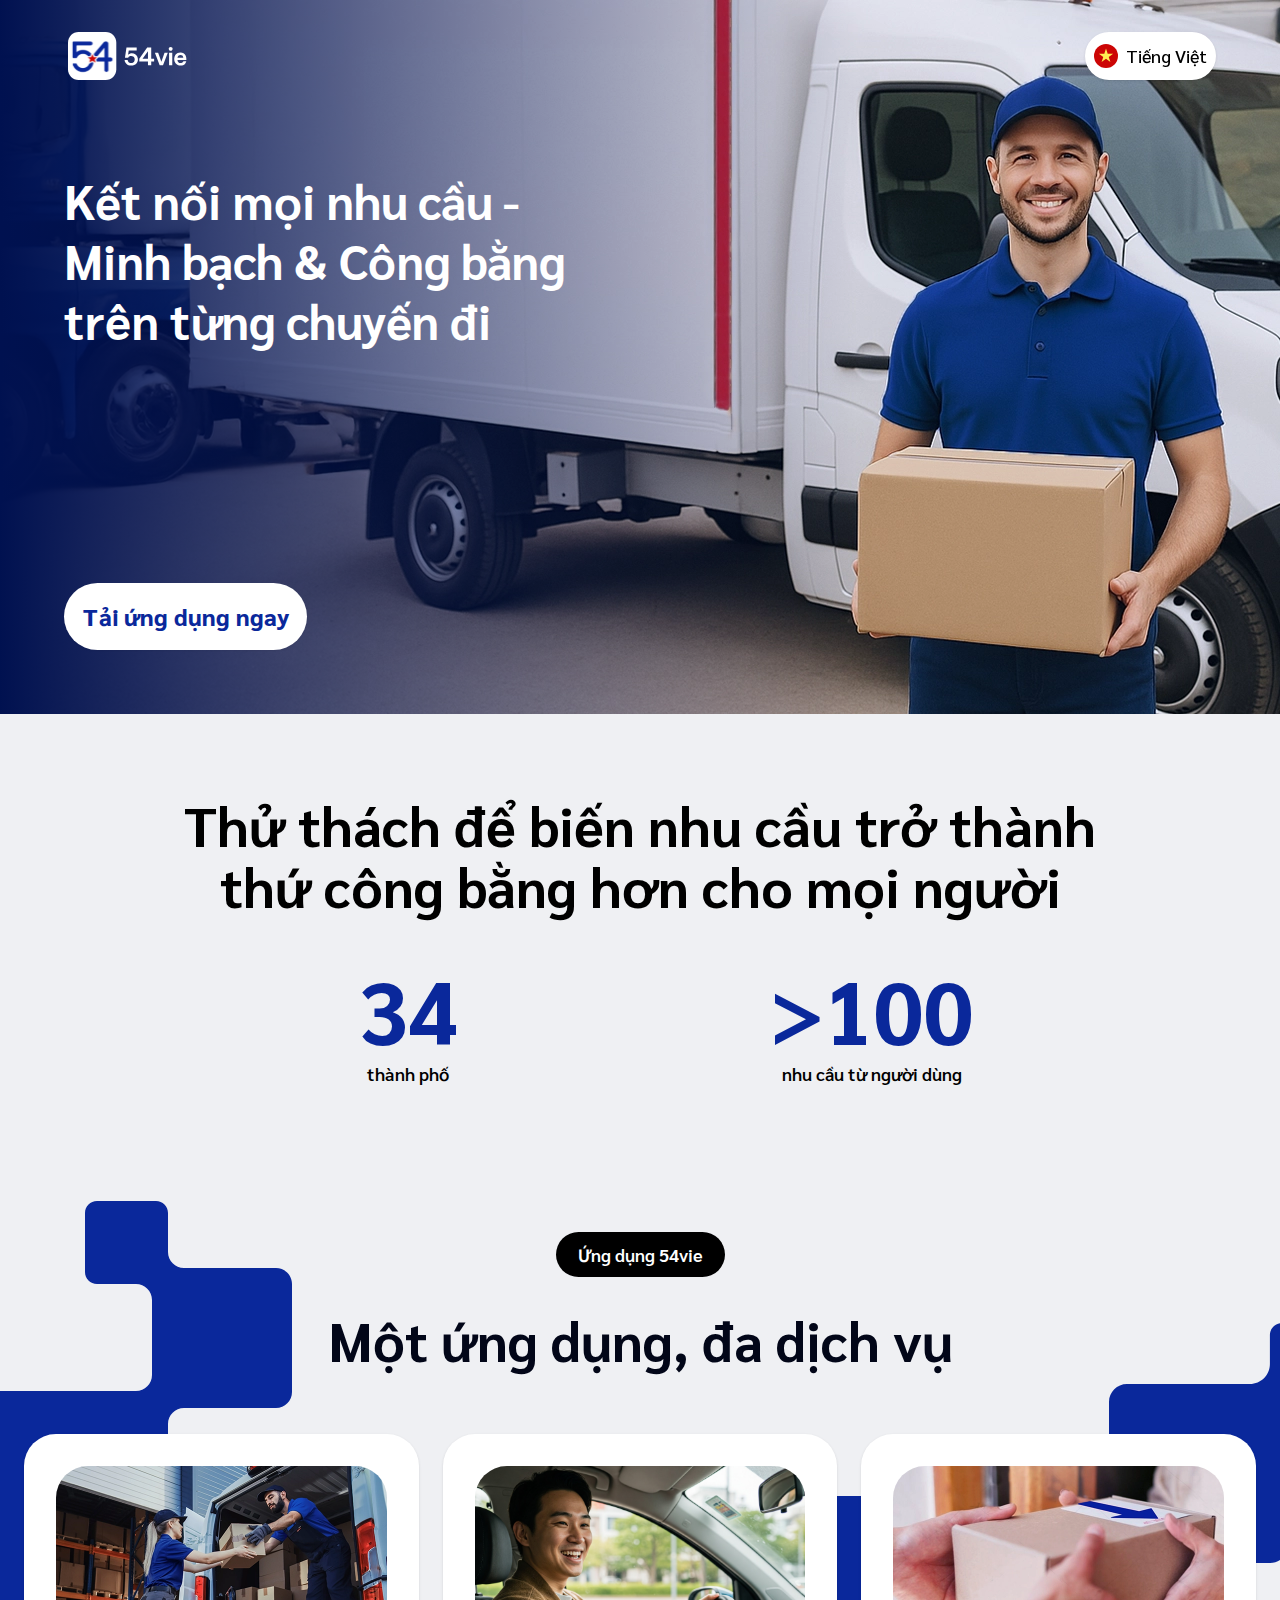
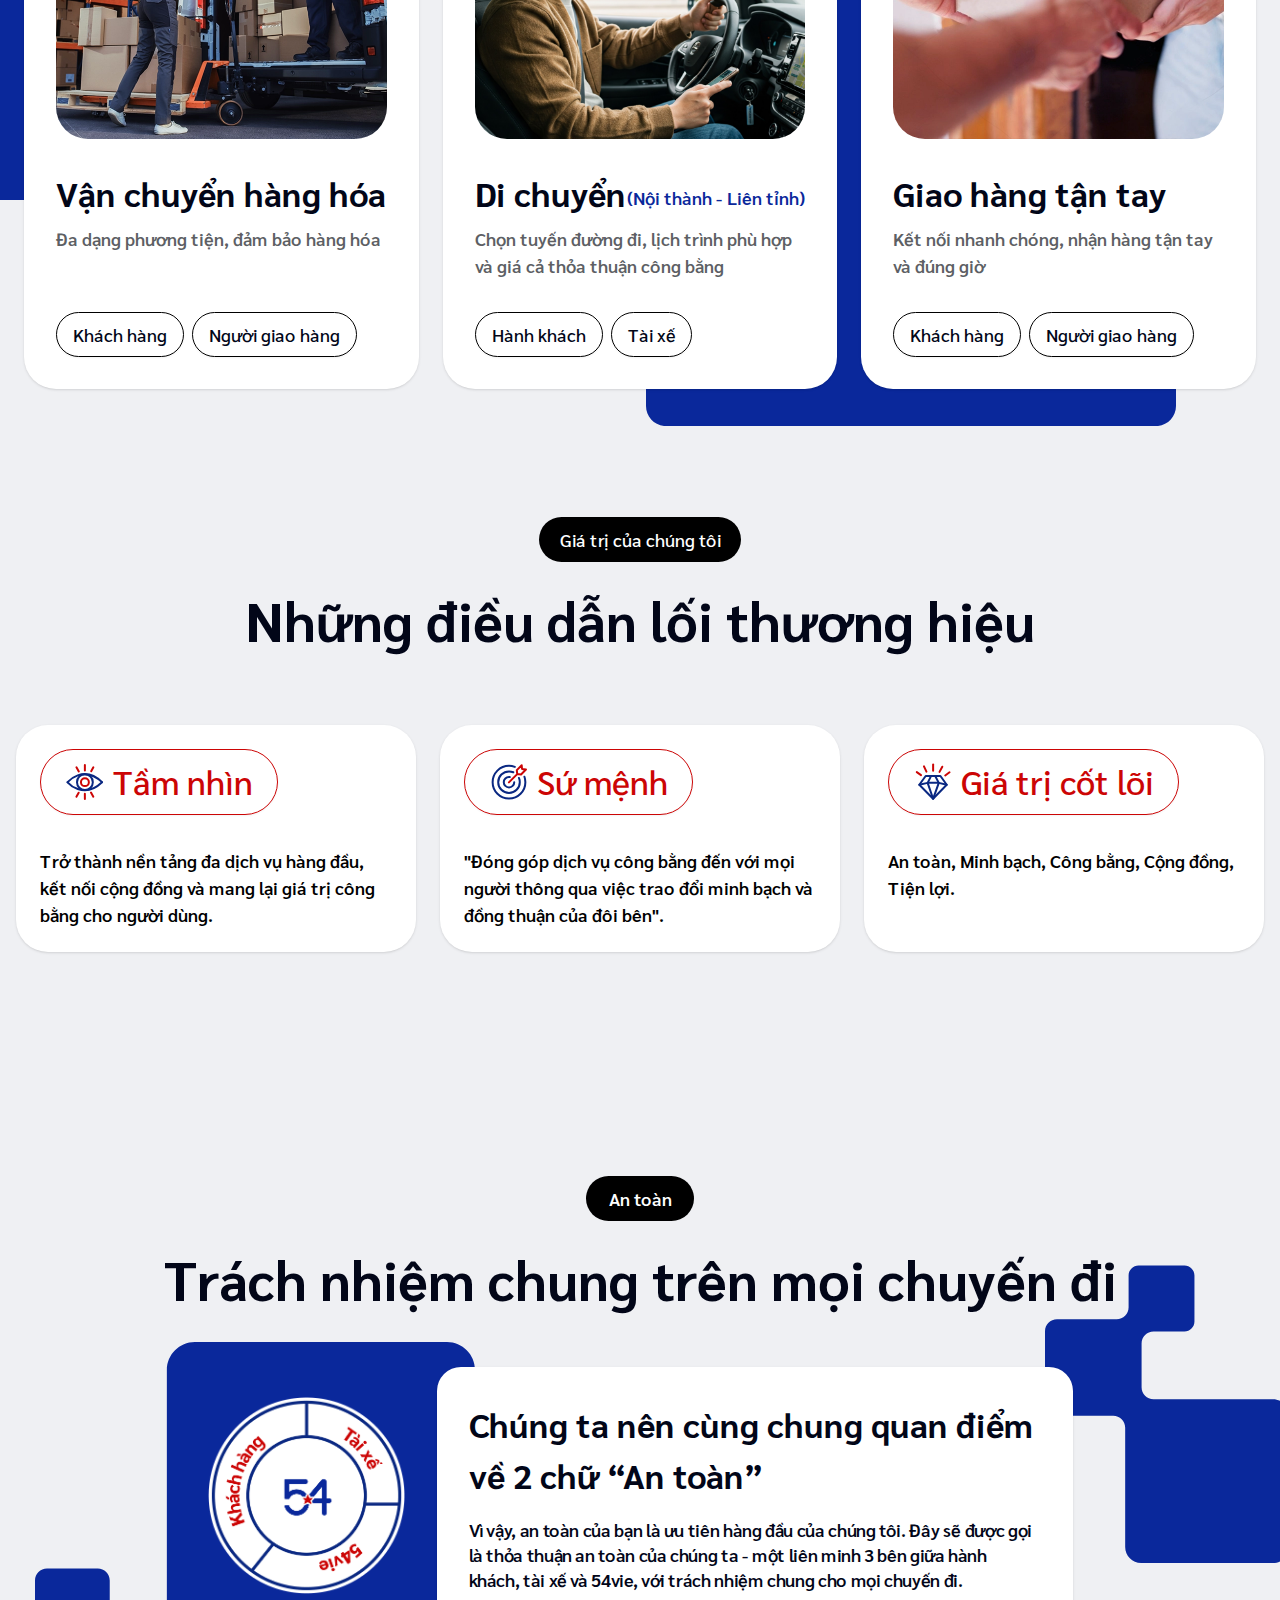
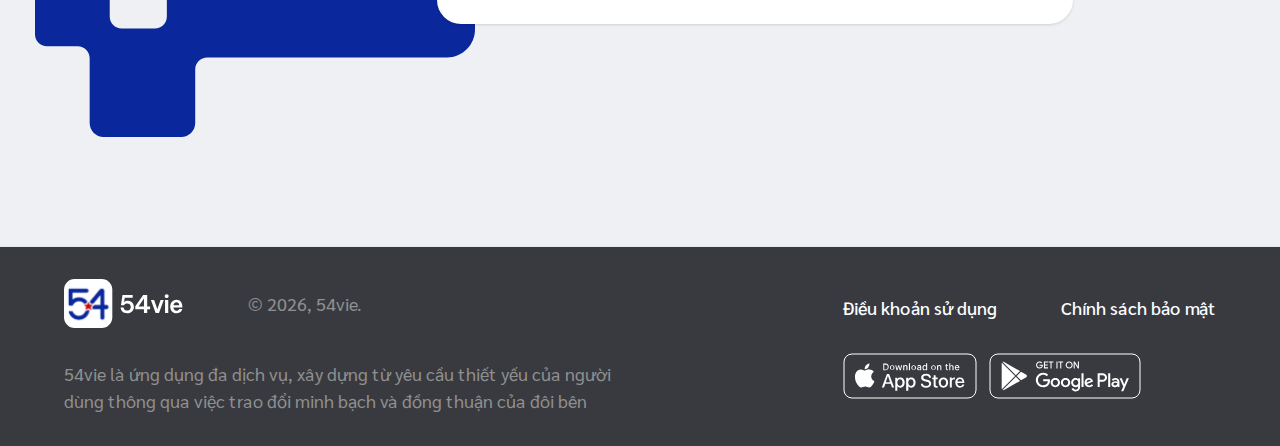
<file: vi/index.html>
<!DOCTYPE html><!--J0pFxwLUpB1c7DU_EcZaF--><html lang="vi"><head><meta charSet="utf-8"/><meta name="viewport" content="width=device-width, initial-scale=1"/><link rel="preload" href="/_next/static/media/0752d9e9446886e3-s.p.3d93f4dc.woff2" as="font" crossorigin="" type="font/woff2"/><link rel="preload" href="/_next/static/media/567f0a86a5eea43d-s.p.a6bb7378.woff2" as="font" crossorigin="" type="font/woff2"/><link rel="preload" href="/_next/static/media/7062a58b1da0e8a4-s.p.4bbec868.woff2" as="font" crossorigin="" type="font/woff2"/><link rel="preload" href="/_next/static/media/c9e7701bc8b3db09-s.p.64e4e9df.woff2" as="font" crossorigin="" type="font/woff2"/><link rel="preload" href="/_next/static/media/e1a185165aeb6b39-s.p.11a97af9.woff2" as="font" crossorigin="" type="font/woff2"/><link rel="preload" href="/_next/static/media/f35096588af3ac65-s.p.ee6127c3.woff2" as="font" crossorigin="" type="font/woff2"/><link rel="stylesheet" href="/_next/static/chunks/31823177a623e89c.css" data-precedence="next"/><link rel="preload" as="script" fetchPriority="low" href="/_next/static/chunks/264b19244b869603.js"/><script src="/_next/static/chunks/236f7e5abd6f09ff.js" async=""></script><script src="/_next/static/chunks/30ea11065999f7ac.js" async=""></script><script src="/_next/static/chunks/1f0ec75da032508a.js" async=""></script><script src="/_next/static/chunks/turbopack-79492b8f0cb111b5.js" async=""></script><script src="/_next/static/chunks/ff1a16fafef87110.js" async=""></script><script src="/_next/static/chunks/7340adf74ff47ec0.js" async=""></script><script src="/_next/static/chunks/106077215c424b2c.js" async=""></script><script src="/_next/static/chunks/74cb5f545426ac88.js" async=""></script><script src="/_next/static/chunks/7530bf1ad638946f.js" async=""></script><script src="/_next/static/chunks/6fbb5924aabbeb55.js" async=""></script><meta name="next-size-adjust" content=""/><link rel="icon" href="/logo.svg" type="image/svg+xml"/><script src="/_next/static/chunks/a6dad97d9634a72d.js" noModule=""></script></head><body class="sarabun_8de1a9-module__J5-1yG__className"><div hidden=""><!--$--><!--/$--></div><div class="flex min-h-[100dvh] flex-col"><div class="relative h-[500px] w-full bg-cover bg-right bg-no-repeat sm:h-[600px] sm:bg-center lg:h-[714px]" style="background-image:linear-gradient(90deg, #001150 0%, rgba(1, 38, 182, 0) 66.88%), url(/_next/static/media/hero_banner.b6ff12b4.webp)"><header class="fixed z-10 h-[80px] w-full transition-colors duration-300 lg:h-[118px] bg-transparent"><div class="flex items-center justify-between px-4 py-4 sm:px-8 lg:px-16 lg:py-8"><div class="relative h-8 w-24 sm:h-10 sm:w-28 lg:h-12 lg:w-32"><img alt="54VIE" loading="lazy" decoding="async" data-nimg="fill" class="object-contain" style="position:absolute;height:100%;width:100%;left:0;top:0;right:0;bottom:0;color:transparent" src="/_next/static/media/LOGO.845e4043.svg"/></div><div class="flex items-center lg:hidden"><button data-slot="sheet-trigger" class="inline-flex items-center justify-center gap-2 whitespace-nowrap rounded-md text-sm font-medium transition-all disabled:pointer-events-none disabled:opacity-50 [&amp;_svg]:pointer-events-none [&amp;_svg:not([class*=&#x27;size-&#x27;])]:size-4 shrink-0 [&amp;_svg]:shrink-0 outline-none focus-visible:border-ring focus-visible:ring-ring/50 focus-visible:ring-[3px] aria-invalid:ring-destructive/20 dark:aria-invalid:ring-destructive/40 aria-invalid:border-destructive hover:bg-accent hover:text-accent-foreground dark:hover:bg-accent/50 size-9 mr-2" type="button" aria-haspopup="dialog" aria-expanded="false" aria-controls="radix-_R_2aluivb_" data-state="closed"><svg xmlns="http://www.w3.org/2000/svg" width="24" height="24" viewBox="0 0 24 24" fill="none" stroke="currentColor" stroke-width="2" stroke-linecap="round" stroke-linejoin="round" class="lucide lucide-menu h-6 w-6"><line x1="4" x2="20" y1="12" y2="12"></line><line x1="4" x2="20" y1="6" y2="6"></line><line x1="4" x2="20" y1="18" y2="18"></line></svg></button></div><div class="hidden items-center lg:flex"><button data-slot="button" class="inline-flex justify-center gap-2 whitespace-nowrap text-sm font-medium transition-all disabled:pointer-events-none disabled:opacity-50 [&amp;_svg]:pointer-events-none [&amp;_svg:not([class*=&#x27;size-&#x27;])]:size-4 shrink-0 [&amp;_svg]:shrink-0 outline-none focus-visible:border-ring focus-visible:ring-ring/50 focus-visible:ring-[3px] aria-invalid:ring-destructive/20 dark:aria-invalid:ring-destructive/40 aria-invalid:border-destructive has-[&gt;svg]:px-4 h-[48px] cursor-pointer items-center rounded-full bg-white p-[9px] text-black shadow hover:bg-gray-100"><img alt="IconVn" loading="lazy" width="24" height="24" decoding="async" data-nimg="1" style="color:transparent" src="/_next/static/media/icon-vn.1f08bcc3.svg"/><span class="text-[18px]">Tiếng Việt</span></button></div></div></header><div class="px-4 sm:px-8 lg:px-0"><h1 class="absolute top-[100px] left-4 text-2xl leading-tight font-bold text-white sm:top-[150px] sm:left-8 sm:text-3xl lg:top-[170px] lg:left-[64px] lg:text-5xl">Kết nối mọi nhu cầu -<br/>Minh bạch &amp; Công bằng<br/>trên từng chuyến đi</h1><button data-slot="button" class="inline-flex items-center justify-center gap-2 whitespace-nowrap transition-all disabled:pointer-events-none disabled:opacity-50 [&amp;_svg]:pointer-events-none [&amp;_svg:not([class*=&#x27;size-&#x27;])]:size-4 shrink-0 [&amp;_svg]:shrink-0 outline-none focus-visible:border-ring focus-visible:ring-ring/50 focus-visible:ring-[3px] aria-invalid:ring-destructive/20 dark:aria-invalid:ring-destructive/40 aria-invalid:border-destructive shadow-xs has-[&gt;svg]:px-4 text-brand-blue hover:bg-brand-blue absolute bottom-[32px] left-4 h-[50px] w-[200px] cursor-pointer rounded-full bg-white px-[8px] py-[16px] text-base font-extrabold hover:text-white sm:bottom-[48px] sm:left-8 sm:h-[60px] sm:w-[220px] sm:text-xl lg:bottom-[64px] lg:left-[64px] lg:h-[67px] lg:w-[243px] lg:text-[24px]">Tải ứng dụng ngay</button></div></div><div class="bg-[#EFF0F3]"><section class="py-12 sm:py-16 md:py-20"><div class="container mx-auto px-4"><div class="mb-8 text-center sm:mb-12"><h2 class="mx-auto mb-4 text-3xl font-bold text-black sm:mb-8 sm:text-4xl lg:text-[55px]">Thử thách để biến nhu cầu trở thành<br class="hidden sm:block"/><span class="block sm:hidden"> </span>thứ công bằng hơn cho mọi người</h2></div><div class="mx-auto grid max-w-4xl grid-cols-1 gap-6 sm:grid-cols-2 sm:gap-8 lg:grid-cols-2"><div class="text-center"><div class="text-5xl font-bold sm:text-6xl lg:text-[88px] text-brand-blue mb-1 sm:mb-2">34</div><p class="text-base font-semibold text-black sm:text-lg">thành phố</p></div><div class="text-center"><div class="text-5xl font-bold sm:text-6xl lg:text-[88px] text-brand-blue mb-1 sm:mb-2">&gt;100</div><p class="text-base font-semibold text-black sm:text-lg">nhu cầu từ người dùng</p></div></div></div></section><section class="overflow-hidden py-8 sm:py-12 md:py-16"><div class="container mx-auto px-4 sm:px-6"><div class="mb-4 flex justify-center sm:mb-6 md:mb-8"><span data-slot="badge" class="inline-flex items-center justify-center border whitespace-nowrap shrink-0 [&amp;&gt;svg]:size-3 gap-1 [&amp;&gt;svg]:pointer-events-none focus-visible:border-ring focus-visible:ring-ring/50 focus-visible:ring-[3px] aria-invalid:ring-destructive/20 dark:aria-invalid:ring-destructive/40 aria-invalid:border-destructive transition-[color,box-shadow] overflow-hidden border-transparent [a&amp;]:hover:bg-primary/90 w-[169px] rounded-full bg-black px-4 py-1 text-sm font-semibold text-white sm:px-6 sm:py-1.5 sm:text-base md:px-8 md:py-2 md:text-[18px]">Ứng dụng 54vie</span></div><h2 class="mb-8 text-center text-2xl font-bold sm:mb-12 sm:text-4xl md:mb-16 md:text-[55px]">Một ứng dụng, đa dịch vụ</h2><div class="relative mx-auto flex w-full max-w-[1311px] flex-col gap-6 xl:flex-row"><img alt="UnionLeft" loading="lazy" width="354" height="599" decoding="async" data-nimg="1" class="absolute top-[-42%] left-[-7%] z-0 hidden xl:block" style="color:transparent" src="/_next/static/media/UnionLeft.d062bb79.svg"/><div class="z-1 flex flex-1 flex-col gap-4 rounded-4xl bg-white p-4 shadow-sm sm:gap-6 sm:p-6 md:gap-8 md:p-8"><img alt="Vận chuyển hàng hóa" loading="lazy" width="714" height="546" decoding="async" data-nimg="1" class="h-[180px] w-full self-center rounded-4xl object-cover sm:h-[220px] md:h-[273px]" style="color:transparent" src="/_next/static/media/van_chuyen.607dfdda.webp"/><div class="flex h-auto flex-col justify-between sm:h-[160px] md:h-[186px]"><div><div class="flex items-center justify-between"><h3 class="mb-2 text-xl font-bold sm:text-2xl md:text-[34px]">Vận chuyển hàng hóa</h3></div><p class="text-text-gray text-sm font-semibold sm:text-base md:text-[18px]">Đa dạng phương tiện, đảm bảo hàng hóa</p></div><div class="mt-4 flex flex-wrap gap-2 sm:mt-0"><button data-slot="button" class="inline-flex items-center justify-center gap-2 whitespace-nowrap font-medium transition-all disabled:pointer-events-none disabled:opacity-50 [&amp;_svg]:pointer-events-none [&amp;_svg:not([class*=&#x27;size-&#x27;])]:size-4 shrink-0 [&amp;_svg]:shrink-0 outline-none focus-visible:border-ring focus-visible:ring-ring/50 focus-visible:ring-[3px] aria-invalid:ring-destructive/20 dark:aria-invalid:ring-destructive/40 aria-invalid:border-destructive bg-background shadow-xs hover:bg-accent hover:text-accent-foreground dark:bg-input/30 dark:border-input dark:hover:bg-input/50 has-[&gt;svg]:px-3 h-[35px] rounded-4xl border border-black px-3 py-1 text-sm sm:h-[40px] sm:px-4 sm:py-2 sm:text-base md:h-[45px] md:text-[18px]">Khách hàng</button><button data-slot="button" class="inline-flex items-center justify-center gap-2 whitespace-nowrap font-medium transition-all disabled:pointer-events-none disabled:opacity-50 [&amp;_svg]:pointer-events-none [&amp;_svg:not([class*=&#x27;size-&#x27;])]:size-4 shrink-0 [&amp;_svg]:shrink-0 outline-none focus-visible:border-ring focus-visible:ring-ring/50 focus-visible:ring-[3px] aria-invalid:ring-destructive/20 dark:aria-invalid:ring-destructive/40 aria-invalid:border-destructive bg-background shadow-xs hover:bg-accent hover:text-accent-foreground dark:bg-input/30 dark:border-input dark:hover:bg-input/50 has-[&gt;svg]:px-3 h-[35px] rounded-4xl border border-black px-3 py-1 text-sm sm:h-[40px] sm:px-4 sm:py-2 sm:text-base md:h-[45px] md:text-[18px]">Người giao hàng</button></div></div></div><div class="z-1 flex flex-1 flex-col gap-4 rounded-4xl bg-white p-4 shadow-sm sm:gap-6 sm:p-6 md:gap-8 md:p-8"><img alt="Di chuyển" loading="lazy" width="2048" height="2048" decoding="async" data-nimg="1" class="h-[180px] w-full self-center rounded-4xl object-cover sm:h-[220px] md:h-[273px]" style="color:transparent" src="/_next/static/media/driver-use-app.9d893153.jpeg"/><div class="flex h-auto flex-col justify-between sm:h-[160px] md:h-[186px]"><div><div class="flex items-center justify-between"><h3 class="mb-2 text-xl font-bold sm:text-2xl md:text-[34px]">Di chuyển</h3><p class="text-brand-blue text-sm font-semibold sm:text-base md:text-[18px]">(Nội thành - Liên tỉnh)</p></div><p class="text-text-gray text-sm font-semibold sm:text-base md:text-[18px]">Chọn tuyến đường đi, lịch trình phù hợp và giá cả thỏa thuận công bằng</p></div><div class="mt-4 flex flex-wrap gap-2 sm:mt-0"><button data-slot="button" class="inline-flex items-center justify-center gap-2 whitespace-nowrap font-medium transition-all disabled:pointer-events-none disabled:opacity-50 [&amp;_svg]:pointer-events-none [&amp;_svg:not([class*=&#x27;size-&#x27;])]:size-4 shrink-0 [&amp;_svg]:shrink-0 outline-none focus-visible:border-ring focus-visible:ring-ring/50 focus-visible:ring-[3px] aria-invalid:ring-destructive/20 dark:aria-invalid:ring-destructive/40 aria-invalid:border-destructive bg-background shadow-xs hover:bg-accent hover:text-accent-foreground dark:bg-input/30 dark:border-input dark:hover:bg-input/50 has-[&gt;svg]:px-3 h-[35px] rounded-4xl border border-black px-3 py-1 text-sm sm:h-[40px] sm:px-4 sm:py-2 sm:text-base md:h-[45px] md:text-[18px]">Hành khách</button><button data-slot="button" class="inline-flex items-center justify-center gap-2 whitespace-nowrap font-medium transition-all disabled:pointer-events-none disabled:opacity-50 [&amp;_svg]:pointer-events-none [&amp;_svg:not([class*=&#x27;size-&#x27;])]:size-4 shrink-0 [&amp;_svg]:shrink-0 outline-none focus-visible:border-ring focus-visible:ring-ring/50 focus-visible:ring-[3px] aria-invalid:ring-destructive/20 dark:aria-invalid:ring-destructive/40 aria-invalid:border-destructive bg-background shadow-xs hover:bg-accent hover:text-accent-foreground dark:bg-input/30 dark:border-input dark:hover:bg-input/50 has-[&gt;svg]:px-3 h-[35px] rounded-4xl border border-black px-3 py-1 text-sm sm:h-[40px] sm:px-4 sm:py-2 sm:text-base md:h-[45px] md:text-[18px]">Tài xế</button></div></div></div><div class="z-1 flex flex-1 flex-col gap-4 rounded-4xl bg-white p-4 shadow-sm sm:gap-6 sm:p-6 md:gap-8 md:p-8"><img alt="Giao hàng tận tay" loading="lazy" width="714" height="546" decoding="async" data-nimg="1" class="h-[180px] w-full self-center rounded-4xl object-cover sm:h-[220px] md:h-[273px]" style="color:transparent" src="/_next/static/media/giao_hang.93d49f35.webp"/><div class="flex h-auto flex-col justify-between sm:h-[160px] md:h-[186px]"><div><div class="flex items-center justify-between"><h3 class="mb-2 text-xl font-bold sm:text-2xl md:text-[34px]">Giao hàng tận tay</h3></div><p class="text-text-gray text-sm font-semibold sm:text-base md:text-[18px]">Kết nối nhanh chóng, nhận hàng tận tay và đúng giờ</p></div><div class="mt-4 flex flex-wrap gap-2 sm:mt-0"><button data-slot="button" class="inline-flex items-center justify-center gap-2 whitespace-nowrap font-medium transition-all disabled:pointer-events-none disabled:opacity-50 [&amp;_svg]:pointer-events-none [&amp;_svg:not([class*=&#x27;size-&#x27;])]:size-4 shrink-0 [&amp;_svg]:shrink-0 outline-none focus-visible:border-ring focus-visible:ring-ring/50 focus-visible:ring-[3px] aria-invalid:ring-destructive/20 dark:aria-invalid:ring-destructive/40 aria-invalid:border-destructive bg-background shadow-xs hover:bg-accent hover:text-accent-foreground dark:bg-input/30 dark:border-input dark:hover:bg-input/50 has-[&gt;svg]:px-3 h-[35px] rounded-4xl border border-black px-3 py-1 text-sm sm:h-[40px] sm:px-4 sm:py-2 sm:text-base md:h-[45px] md:text-[18px]">Khách hàng</button><button data-slot="button" class="inline-flex items-center justify-center gap-2 whitespace-nowrap font-medium transition-all disabled:pointer-events-none disabled:opacity-50 [&amp;_svg]:pointer-events-none [&amp;_svg:not([class*=&#x27;size-&#x27;])]:size-4 shrink-0 [&amp;_svg]:shrink-0 outline-none focus-visible:border-ring focus-visible:ring-ring/50 focus-visible:ring-[3px] aria-invalid:ring-destructive/20 dark:aria-invalid:ring-destructive/40 aria-invalid:border-destructive bg-background shadow-xs hover:bg-accent hover:text-accent-foreground dark:bg-input/30 dark:border-input dark:hover:bg-input/50 has-[&gt;svg]:px-3 h-[35px] rounded-4xl border border-black px-3 py-1 text-sm sm:h-[40px] sm:px-4 sm:py-2 sm:text-base md:h-[45px] md:text-[18px]">Người giao hàng</button></div></div></div><img alt="UnionRight" loading="lazy" width="672" height="703" decoding="async" data-nimg="1" class="absolute top-[-20%] right-[-5%] z-0 hidden xl:block" style="color:transparent" src="/_next/static/media/UnionRight.91e58cd8.svg"/></div></div></section><section class="py-8 sm:py-12 md:py-16"><div class="container mx-auto px-4"><div class="mb-3 flex justify-center sm:mb-4"><span data-slot="badge" class="inline-flex items-center justify-center border font-medium whitespace-nowrap shrink-0 [&amp;&gt;svg]:size-3 gap-1 [&amp;&gt;svg]:pointer-events-none focus-visible:border-ring focus-visible:ring-ring/50 focus-visible:ring-[3px] aria-invalid:ring-destructive/20 dark:aria-invalid:ring-destructive/40 aria-invalid:border-destructive transition-[color,box-shadow] overflow-hidden border-transparent [a&amp;]:hover:bg-primary/90 w-[202px] rounded-full bg-black px-4 py-1.5 text-[14px] text-white sm:px-5 sm:py-1.5 sm:text-[16px] md:px-6 md:py-2 md:text-[18px]">Giá trị của chúng tôi</span></div><h2 class="mb-8 text-center text-[32px] font-bold sm:mb-10 sm:text-[42px] md:mb-16 md:text-[55px]">Những điều dẫn lối thương hiệu</h2><div class="grid grid-cols-1 gap-4 sm:gap-5 lg:grid-cols-3 lg:gap-6"><div class="rounded-4xl bg-white p-4 shadow-sm sm:p-6"><div class="flex flex-col items-center gap-4 sm:items-start sm:gap-[32px]"><button data-slot="button" class="inline-flex items-center justify-center gap-2 whitespace-nowrap font-medium transition-all disabled:pointer-events-none disabled:opacity-50 [&amp;_svg]:pointer-events-none [&amp;_svg:not([class*=&#x27;size-&#x27;])]:size-4 shrink-0 [&amp;_svg]:shrink-0 outline-none focus-visible:border-ring focus-visible:ring-ring/50 focus-visible:ring-[3px] aria-invalid:ring-destructive/20 dark:aria-invalid:ring-destructive/40 aria-invalid:border-destructive border bg-background shadow-xs hover:bg-accent hover:text-accent-foreground dark:bg-input/30 dark:border-input dark:hover:bg-input/50 has-[&gt;svg]:px-3 border-brand-red text-brand-red h-[50px] w-auto self-center rounded-full px-[16px] py-[6px] text-[22px] sm:h-[58px] sm:py-[7px] sm:text-[28px] md:h-[66px] md:px-[24px] md:py-[8px] md:text-[34px] lg:self-start"><img alt="Tầm nhìn" loading="lazy" width="36" height="36" decoding="async" data-nimg="1" class="sm:h-[38px] sm:w-[38px] md:h-[40px] md:w-[40px]" style="color:transparent" src="/_next/static/media/giatri__VISION.03717248.svg"/><span>Tầm nhìn</span></button><p class="text-center text-[16px] font-semibold text-black sm:text-[17px] md:text-[18px] lg:text-left">Trở thành nền tảng đa dịch vụ hàng đầu, kết nối cộng đồng và mang lại giá trị công bằng cho người dùng.</p></div></div><div class="rounded-4xl bg-white p-4 shadow-sm sm:p-6"><div class="flex flex-col items-center gap-4 sm:items-start sm:gap-[32px]"><button data-slot="button" class="inline-flex items-center justify-center gap-2 whitespace-nowrap font-medium transition-all disabled:pointer-events-none disabled:opacity-50 [&amp;_svg]:pointer-events-none [&amp;_svg:not([class*=&#x27;size-&#x27;])]:size-4 shrink-0 [&amp;_svg]:shrink-0 outline-none focus-visible:border-ring focus-visible:ring-ring/50 focus-visible:ring-[3px] aria-invalid:ring-destructive/20 dark:aria-invalid:ring-destructive/40 aria-invalid:border-destructive border bg-background shadow-xs hover:bg-accent hover:text-accent-foreground dark:bg-input/30 dark:border-input dark:hover:bg-input/50 has-[&gt;svg]:px-3 border-brand-red text-brand-red h-[50px] w-auto self-center rounded-full px-[16px] py-[6px] text-[22px] sm:h-[58px] sm:py-[7px] sm:text-[28px] md:h-[66px] md:px-[24px] md:py-[8px] md:text-[34px] lg:self-start"><img alt="Sứ mệnh" loading="lazy" width="36" height="36" decoding="async" data-nimg="1" class="sm:h-[38px] sm:w-[38px] md:h-[40px] md:w-[40px]" style="color:transparent" src="/_next/static/media/giatri__MISSION.3fac7317.svg"/><span>Sứ mệnh</span></button><p class="text-center text-[16px] font-semibold text-black sm:text-[17px] md:text-[18px] lg:text-left">&quot;Đóng góp dịch vụ công bằng đến với mọi người thông qua việc trao đổi minh bạch và đồng thuận của đôi bên&quot;.</p></div></div><div class="rounded-4xl bg-white p-4 shadow-sm sm:p-6"><div class="flex flex-col items-center gap-4 sm:items-start sm:gap-[32px]"><button data-slot="button" class="inline-flex items-center justify-center gap-2 whitespace-nowrap font-medium transition-all disabled:pointer-events-none disabled:opacity-50 [&amp;_svg]:pointer-events-none [&amp;_svg:not([class*=&#x27;size-&#x27;])]:size-4 shrink-0 [&amp;_svg]:shrink-0 outline-none focus-visible:border-ring focus-visible:ring-ring/50 focus-visible:ring-[3px] aria-invalid:ring-destructive/20 dark:aria-invalid:ring-destructive/40 aria-invalid:border-destructive border bg-background shadow-xs hover:bg-accent hover:text-accent-foreground dark:bg-input/30 dark:border-input dark:hover:bg-input/50 has-[&gt;svg]:px-3 border-brand-red text-brand-red h-[50px] w-auto self-center rounded-full px-[16px] py-[6px] text-[22px] sm:h-[58px] sm:py-[7px] sm:text-[28px] md:h-[66px] md:px-[24px] md:py-[8px] md:text-[34px] lg:self-start"><img alt="Giá trị cốt lõi" loading="lazy" width="36" height="36" decoding="async" data-nimg="1" class="sm:h-[38px] sm:w-[38px] md:h-[40px] md:w-[40px]" style="color:transparent" src="/_next/static/media/giatri__VALUES.aadc10b2.svg"/><span>Giá trị cốt lõi</span></button><p class="text-center text-[16px] font-semibold text-black sm:text-[17px] md:text-[18px] lg:text-left">An toàn, Minh bạch, Công bằng, Cộng đồng, Tiện lợi.</p></div></div></div></div></section><section class="overflow-hidden pt-16 pb-16 sm:pt-24 sm:pb-24 lg:pt-[160px] lg:pb-[222px]"><div class="z-10 container mx-auto px-4"><div class="mb-3 flex justify-center sm:mb-4"><span data-slot="badge" class="inline-flex items-center justify-center border whitespace-nowrap shrink-0 [&amp;&gt;svg]:size-3 gap-1 [&amp;&gt;svg]:pointer-events-none focus-visible:border-ring focus-visible:ring-ring/50 focus-visible:ring-[3px] aria-invalid:ring-destructive/20 dark:aria-invalid:ring-destructive/40 aria-invalid:border-destructive transition-[color,box-shadow] overflow-hidden border-transparent [a&amp;]:hover:bg-primary/90 w-[108px] rounded-full bg-black px-4 py-1.5 text-[14px] font-semibold text-white sm:px-6 sm:py-2 sm:text-[16px] lg:px-8 lg:text-[18px]">An toàn</span></div><h2 class="mb-8 text-center text-[28px] font-bold sm:mb-10 sm:text-[40px] lg:mb-12 lg:text-[55px]">Trách nhiệm chung trên mọi chuyến đi</h2><div class="relative mx-auto flex w-full flex-col items-center justify-center gap-6 sm:flex-row sm:justify-between sm:gap-8 lg:w-[865px]"><img alt="UnionLeft" loading="lazy" width="440" height="395" decoding="async" data-nimg="1" class="absolute top-[-10%] left-[-20%] hidden lg:block" style="color:transparent" src="/_next/static/media/UnionResponsibilityLeft.fde99e20.svg"/><div class="z-1 h-auto w-[150px] sm:order-none sm:w-[170px] lg:w-[197px]"><img alt="lienMinh3ben" loading="lazy" width="197" height="197" decoding="async" data-nimg="1" class="h-auto w-full" style="color:transparent" src="/_next/static/media/lien_minh_3ben.615a2077.webp"/></div><div class="z-1 order-2 mt-6 w-full rounded-3xl bg-white p-5 shadow-sm sm:order-none sm:mt-0 sm:flex-1 sm:p-6 lg:p-8"><h3 class="mb-3 text-[22px] font-bold tracking-[-2%] sm:mb-4 sm:text-[28px] lg:text-[34px]">Chúng ta nên cùng chung quan điểm về 2 chữ “An toàn”</h3><p class="text-[14px] leading-[20px] font-semibold tracking-[-0.02em] sm:text-[16px] sm:leading-[22px] lg:text-[18px] lg:leading-[25px]">Vì vậy, an toàn của bạn là ưu tiên hàng đầu của chúng tôi. Đây sẽ được gọi là thỏa thuận an toàn của chúng ta - một liên minh 3 bên giữa hành khách, tài xế và 54vie, với trách nhiệm chung cho mọi chuyến đi.</p></div><img alt="UnionRight" loading="lazy" width="244" height="298" decoding="async" data-nimg="1" class="absolute top-[-40%] right-[-25%] hidden lg:block" style="color:transparent" src="/_next/static/media/UnionResponsibilityRight.15a30b4f.svg"/></div></div></section></div><footer class="bg-brand-dark-gray w-full border-t px-4 py-6 text-white sm:px-8 sm:py-8 lg:px-[64px] lg:py-[32px]"><div class="container flex flex-col items-center justify-between gap-6 lg:flex-row"><div class="flex flex-col items-center gap-4 lg:items-start"><div class="mb-2 flex flex-col items-center gap-4 sm:mb-4 sm:flex-row sm:gap-[32px] lg:mb-[16px] lg:gap-[64px]"><div class="flex items-center gap-2"><img alt="54VIE" loading="lazy" width="120" height="40" decoding="async" data-nimg="1" style="color:transparent" src="/_next/static/media/LOGO.845e4043.svg"/></div><p class="text-text-muted-dark text-center text-lg lg:text-left">© <!-- -->2026<!-- -->, 54vie.</p></div><p class="text-text-muted-dark max-w-[600px] text-center text-base sm:text-[16px] lg:text-left lg:text-[18px]">54vie là ứng dụng đa dịch vụ, xây dựng từ yêu cầu thiết yếu của người<!-- --> <br class="hidden lg:block"/>dùng thông qua việc trao đổi minh bạch và đồng thuận của đôi bên</p></div><div class="mt-4 flex flex-col gap-4 sm:mt-2 sm:gap-6 lg:mt-0 lg:gap-[32px]"><nav class="flex flex-col items-center gap-4 sm:flex-row sm:items-start sm:gap-[32px] lg:gap-[64px]"><a class="hover:text-primary text-[16px] font-medium transition-colors sm:text-[18px]" href="#">Điều khoản sử dụng</a><a class="hover:text-primary text-[16px] font-medium transition-colors sm:text-[18px]" href="#">Chính sách bảo mật</a></nav><div class="flex flex-col items-center gap-3 sm:flex-row sm:items-start"><a target="_blank" href="https://apps.apple.com"><img alt="appleStore" loading="lazy" width="134" height="46" decoding="async" data-nimg="1" class="w-[120px] sm:w-auto" style="color:transparent" src="/_next/static/media/appstore-download.1b44706c.svg"/></a><a target="_blank" href="https://play.google.com"><img alt="googlePlay" loading="lazy" width="152" height="46" decoding="async" data-nimg="1" class="w-[120px] sm:w-auto" style="color:transparent" src="/_next/static/media/googleplay-download.220beea8.svg"/></a></div></div></div></footer></div><!--$--><!--/$--><script src="/_next/static/chunks/264b19244b869603.js" id="_R_" async=""></script><script>(self.__next_f=self.__next_f||[]).push([0])</script><script>self.__next_f.push([1,"1:\"$Sreact.fragment\"\n2:I[39756,[\"/_next/static/chunks/ff1a16fafef87110.js\",\"/_next/static/chunks/7340adf74ff47ec0.js\"],\"default\"]\n3:I[37457,[\"/_next/static/chunks/ff1a16fafef87110.js\",\"/_next/static/chunks/7340adf74ff47ec0.js\"],\"default\"]\n5:I[45872,[\"/_next/static/chunks/106077215c424b2c.js\",\"/_next/static/chunks/74cb5f545426ac88.js\",\"/_next/static/chunks/7530bf1ad638946f.js\",\"/_next/static/chunks/6fbb5924aabbeb55.js\"],\"default\"]\n10:I[68027,[\"/_next/static/chunks/ff1a16fafef87110.js\",\"/_next/static/chunks/7340adf74ff47ec0.js\"],\"default\"]\n:HL[\"/_next/static/chunks/31823177a623e89c.css\",\"style\"]\n:HL[\"/_next/static/media/0752d9e9446886e3-s.p.3d93f4dc.woff2\",\"font\",{\"crossOrigin\":\"\",\"type\":\"font/woff2\"}]\n:HL[\"/_next/static/media/567f0a86a5eea43d-s.p.a6bb7378.woff2\",\"font\",{\"crossOrigin\":\"\",\"type\":\"font/woff2\"}]\n:HL[\"/_next/static/media/7062a58b1da0e8a4-s.p.4bbec868.woff2\",\"font\",{\"crossOrigin\":\"\",\"type\":\"font/woff2\"}]\n:HL[\"/_next/static/media/c9e7701bc8b3db09-s.p.64e4e9df.woff2\",\"font\",{\"crossOrigin\":\"\",\"type\":\"font/woff2\"}]\n:HL[\"/_next/static/media/e1a185165aeb6b39-s.p.11a97af9.woff2\",\"font\",{\"crossOrigin\":\"\",\"type\":\"font/woff2\"}]\n:HL[\"/_next/static/media/f35096588af3ac65-s.p.ee6127c3.woff2\",\"font\",{\"crossOrigin\":\"\",\"type\":\"font/woff2\"}]\n"])</script><script>self.__next_f.push([1,"0:{\"P\":null,\"b\":\"J0pFxwLUpB1c7DU_EcZaF\",\"c\":[\"\",\"vi\",\"\"],\"q\":\"\",\"i\":false,\"f\":[[[\"\",{\"children\":[[\"locale\",\"vi\",\"d\"],{\"children\":[\"__PAGE__\",{}]}]},\"$undefined\",\"$undefined\",true],[[\"$\",\"$1\",\"c\",{\"children\":[null,[\"$\",\"$L2\",null,{\"parallelRouterKey\":\"children\",\"error\":\"$undefined\",\"errorStyles\":\"$undefined\",\"errorScripts\":\"$undefined\",\"template\":[\"$\",\"$L3\",null,{}],\"templateStyles\":\"$undefined\",\"templateScripts\":\"$undefined\",\"notFound\":[[[\"$\",\"title\",null,{\"children\":\"404: This page could not be found.\"}],[\"$\",\"div\",null,{\"style\":{\"fontFamily\":\"system-ui,\\\"Segoe UI\\\",Roboto,Helvetica,Arial,sans-serif,\\\"Apple Color Emoji\\\",\\\"Segoe UI Emoji\\\"\",\"height\":\"100vh\",\"textAlign\":\"center\",\"display\":\"flex\",\"flexDirection\":\"column\",\"alignItems\":\"center\",\"justifyContent\":\"center\"},\"children\":[\"$\",\"div\",null,{\"children\":[[\"$\",\"style\",null,{\"dangerouslySetInnerHTML\":{\"__html\":\"body{color:#000;background:#fff;margin:0}.next-error-h1{border-right:1px solid rgba(0,0,0,.3)}@media (prefers-color-scheme:dark){body{color:#fff;background:#000}.next-error-h1{border-right:1px solid rgba(255,255,255,.3)}}\"}}],[\"$\",\"h1\",null,{\"className\":\"next-error-h1\",\"style\":{\"display\":\"inline-block\",\"margin\":\"0 20px 0 0\",\"padding\":\"0 23px 0 0\",\"fontSize\":24,\"fontWeight\":500,\"verticalAlign\":\"top\",\"lineHeight\":\"49px\"},\"children\":404}],[\"$\",\"div\",null,{\"style\":{\"display\":\"inline-block\"},\"children\":[\"$\",\"h2\",null,{\"style\":{\"fontSize\":14,\"fontWeight\":400,\"lineHeight\":\"49px\",\"margin\":0},\"children\":\"This page could not be found.\"}]}]]}]}]],[]],\"forbidden\":\"$undefined\",\"unauthorized\":\"$undefined\"}]]}],{\"children\":[[\"$\",\"$1\",\"c\",{\"children\":[[[\"$\",\"link\",\"0\",{\"rel\":\"stylesheet\",\"href\":\"/_next/static/chunks/31823177a623e89c.css\",\"precedence\":\"next\",\"crossOrigin\":\"$undefined\",\"nonce\":\"$undefined\"}],[\"$\",\"script\",\"script-0\",{\"src\":\"/_next/static/chunks/106077215c424b2c.js\",\"async\":true,\"nonce\":\"$undefined\"}],[\"$\",\"script\",\"script-1\",{\"src\":\"/_next/static/chunks/74cb5f545426ac88.js\",\"async\":true,\"nonce\":\"$undefined\"}]],\"$L4\"]}],{\"children\":[[\"$\",\"$1\",\"c\",{\"children\":[[\"$\",\"div\",null,{\"className\":\"flex min-h-[100dvh] flex-col\",\"children\":[[\"$\",\"div\",null,{\"className\":\"relative h-[500px] w-full bg-cover bg-right bg-no-repeat sm:h-[600px] sm:bg-center lg:h-[714px]\",\"style\":{\"backgroundImage\":\"linear-gradient(90deg, #001150 0%, rgba(1, 38, 182, 0) 66.88%), url(/_next/static/media/hero_banner.b6ff12b4.webp)\"},\"children\":[[\"$\",\"$L5\",null,{}],[\"$\",\"div\",null,{\"className\":\"px-4 sm:px-8 lg:px-0\",\"children\":[[\"$\",\"h1\",null,{\"className\":\"absolute top-[100px] left-4 text-2xl leading-tight font-bold text-white sm:top-[150px] sm:left-8 sm:text-3xl lg:top-[170px] lg:left-[64px] lg:text-5xl\",\"children\":[\"Kết nối mọi nhu cầu -\",[\"$\",\"br\",null,{}],\"Minh bạch \u0026 Công bằng\",[\"$\",\"br\",null,{}],\"trên từng chuyến đi\"]}],[\"$\",\"button\",null,{\"data-slot\":\"button\",\"className\":\"inline-flex items-center justify-center gap-2 whitespace-nowrap transition-all disabled:pointer-events-none disabled:opacity-50 [\u0026_svg]:pointer-events-none [\u0026_svg:not([class*='size-'])]:size-4 shrink-0 [\u0026_svg]:shrink-0 outline-none focus-visible:border-ring focus-visible:ring-ring/50 focus-visible:ring-[3px] aria-invalid:ring-destructive/20 dark:aria-invalid:ring-destructive/40 aria-invalid:border-destructive shadow-xs has-[\u003esvg]:px-4 text-brand-blue hover:bg-brand-blue absolute bottom-[32px] left-4 h-[50px] w-[200px] cursor-pointer rounded-full bg-white px-[8px] py-[16px] text-base font-extrabold hover:text-white sm:bottom-[48px] sm:left-8 sm:h-[60px] sm:w-[220px] sm:text-xl lg:bottom-[64px] lg:left-[64px] lg:h-[67px] lg:w-[243px] lg:text-[24px]\",\"children\":\"Tải ứng dụng ngay\"}]]}]]}],[\"$\",\"div\",null,{\"className\":\"bg-[#EFF0F3]\",\"children\":[[\"$\",\"section\",null,{\"className\":\"py-12 sm:py-16 md:py-20\",\"children\":[\"$\",\"div\",null,{\"className\":\"container mx-auto px-4\",\"children\":[[\"$\",\"div\",null,{\"className\":\"mb-8 text-center sm:mb-12\",\"children\":[\"$\",\"h2\",null,{\"className\":\"mx-auto mb-4 text-3xl font-bold text-black sm:mb-8 sm:text-4xl lg:text-[55px]\",\"children\":[\"Thử thách để biến nhu cầu trở thành\",[\"$\",\"br\",null,{\"className\":\"hidden sm:block\"}],[\"$\",\"span\",null,{\"className\":\"block sm:hidden\",\"children\":\" \"}],\"thứ công bằng hơn cho mọi người\"]}]}],[\"$\",\"div\",null,{\"className\":\"mx-auto grid max-w-4xl grid-cols-1 gap-6 sm:grid-cols-2 sm:gap-8 lg:grid-cols-2\",\"children\":[\"$L6\",\"$L7\"]}]]}]}],\"$L8\",\"$L9\",\"$La\"]}],\"$Lb\"]}],[\"$Lc\",\"$Ld\"],\"$Le\"]}],{},null,false,false]},null,false,false]},null,false,false],\"$Lf\",false]],\"m\":\"$undefined\",\"G\":[\"$10\",[]],\"S\":true}\n"])</script><script>self.__next_f.push([1,"11:I[5500,[\"/_next/static/chunks/106077215c424b2c.js\",\"/_next/static/chunks/74cb5f545426ac88.js\",\"/_next/static/chunks/7530bf1ad638946f.js\",\"/_next/static/chunks/6fbb5924aabbeb55.js\"],\"Image\"]\n19:I[44604,[\"/_next/static/chunks/106077215c424b2c.js\",\"/_next/static/chunks/74cb5f545426ac88.js\",\"/_next/static/chunks/7530bf1ad638946f.js\",\"/_next/static/chunks/6fbb5924aabbeb55.js\"],\"default\"]\n1a:I[97367,[\"/_next/static/chunks/ff1a16fafef87110.js\",\"/_next/static/chunks/7340adf74ff47ec0.js\"],\"OutletBoundary\"]\n1b:\"$Sreact.suspense\"\n1d:I[97367,[\"/_next/static/chunks/ff1a16fafef87110.js\",\"/_next/static/chunks/7340adf74ff47ec0.js\"],\"ViewportBoundary\"]\n1f:I[97367,[\"/_next/static/chunks/ff1a16fafef87110.js\",\"/_next/static/chunks/7340adf74ff47ec0.js\"],\"MetadataBoundary\"]\n6:[\"$\",\"div\",\"0\",{\"className\":\"text-center\",\"children\":[[\"$\",\"div\",null,{\"className\":\"text-5xl font-bold sm:text-6xl lg:text-[88px] text-brand-blue mb-1 sm:mb-2\",\"children\":\"34\"}],[\"$\",\"p\",null,{\"className\":\"text-base font-semibold text-black sm:text-lg\",\"children\":\"thành phố\"}]]}]\n7:[\"$\",\"div\",\"1\",{\"className\":\"text-center\",\"children\":[[\"$\",\"div\",null,{\"className\":\"text-5xl font-bold sm:text-6xl lg:text-[88px] text-brand-blue mb-1 sm:mb-2\",\"children\":\"\u003e100\"}],[\"$\",\"p\",null,{\"className\":\"text-base font-semibold text-black sm:text-lg\",\"children\":\"nhu cầu từ người dùng\"}]]}]\n"])</script><script>self.__next_f.push([1,"8:[\"$\",\"section\",null,{\"className\":\"overflow-hidden py-8 sm:py-12 md:py-16\",\"children\":[\"$\",\"div\",null,{\"className\":\"container mx-auto px-4 sm:px-6\",\"children\":[[\"$\",\"div\",null,{\"className\":\"mb-4 flex justify-center sm:mb-6 md:mb-8\",\"children\":[\"$\",\"span\",null,{\"data-slot\":\"badge\",\"className\":\"inline-flex items-center justify-center border whitespace-nowrap shrink-0 [\u0026\u003esvg]:size-3 gap-1 [\u0026\u003esvg]:pointer-events-none focus-visible:border-ring focus-visible:ring-ring/50 focus-visible:ring-[3px] aria-invalid:ring-destructive/20 dark:aria-invalid:ring-destructive/40 aria-invalid:border-destructive transition-[color,box-shadow] overflow-hidden border-transparent [a\u0026]:hover:bg-primary/90 w-[169px] rounded-full bg-black px-4 py-1 text-sm font-semibold text-white sm:px-6 sm:py-1.5 sm:text-base md:px-8 md:py-2 md:text-[18px]\",\"children\":\"Ứng dụng 54vie\"}]}],[\"$\",\"h2\",null,{\"className\":\"mb-8 text-center text-2xl font-bold sm:mb-12 sm:text-4xl md:mb-16 md:text-[55px]\",\"children\":\"Một ứng dụng, đa dịch vụ\"}],[\"$\",\"div\",null,{\"className\":\"relative mx-auto flex w-full max-w-[1311px] flex-col gap-6 xl:flex-row\",\"children\":[[\"$\",\"$L11\",null,{\"src\":{\"src\":\"/_next/static/media/UnionLeft.d062bb79.svg\",\"width\":354,\"height\":599,\"blurWidth\":0,\"blurHeight\":0},\"alt\":\"UnionLeft\",\"className\":\"absolute top-[-42%] left-[-7%] z-0 hidden xl:block\"}],[[\"$\",\"div\",\"0\",{\"className\":\"z-1 flex flex-1 flex-col gap-4 rounded-4xl bg-white p-4 shadow-sm sm:gap-6 sm:p-6 md:gap-8 md:p-8\",\"children\":[[\"$\",\"$L11\",null,{\"src\":{\"src\":\"/_next/static/media/van_chuyen.607dfdda.webp\",\"width\":714,\"height\":546,\"blurWidth\":8,\"blurHeight\":6,\"blurDataURL\":\"[data-uri]\"},\"alt\":\"Vận chuyển hàng hóa\",\"className\":\"h-[180px] w-full self-center rounded-4xl object-cover sm:h-[220px] md:h-[273px]\"}],[\"$\",\"div\",null,{\"className\":\"flex h-auto flex-col justify-between sm:h-[160px] md:h-[186px]\",\"children\":[[\"$\",\"div\",null,{\"children\":[[\"$\",\"div\",null,{\"className\":\"flex items-center justify-between\",\"children\":[[\"$\",\"h3\",null,{\"className\":\"mb-2 text-xl font-bold sm:text-2xl md:text-[34px]\",\"children\":\"Vận chuyển hàng hóa\"}],\"$undefined\"]}],[\"$\",\"p\",null,{\"className\":\"text-text-gray text-sm font-semibold sm:text-base md:text-[18px]\",\"children\":\"Đa dạng phương tiện, đảm bảo hàng hóa\"}]]}],[\"$\",\"div\",null,{\"className\":\"mt-4 flex flex-wrap gap-2 sm:mt-0\",\"children\":[[\"$\",\"button\",null,{\"data-slot\":\"button\",\"className\":\"inline-flex items-center justify-center gap-2 whitespace-nowrap font-medium transition-all disabled:pointer-events-none disabled:opacity-50 [\u0026_svg]:pointer-events-none [\u0026_svg:not([class*='size-'])]:size-4 shrink-0 [\u0026_svg]:shrink-0 outline-none focus-visible:border-ring focus-visible:ring-ring/50 focus-visible:ring-[3px] aria-invalid:ring-destructive/20 dark:aria-invalid:ring-destructive/40 aria-invalid:border-destructive bg-background shadow-xs hover:bg-accent hover:text-accent-foreground dark:bg-input/30 dark:border-input dark:hover:bg-input/50 has-[\u003esvg]:px-3 h-[35px] rounded-4xl border border-black px-3 py-1 text-sm sm:h-[40px] sm:px-4 sm:py-2 sm:text-base md:h-[45px] md:text-[18px]\",\"children\":\"Khách hàng\"}],[\"$\",\"button\",null,{\"data-slot\":\"button\",\"className\":\"inline-flex items-center justify-center gap-2 whitespace-nowrap font-medium transition-all disabled:pointer-events-none disabled:opacity-50 [\u0026_svg]:pointer-events-none [\u0026_svg:not([class*='size-'])]:size-4 shrink-0 [\u0026_svg]:shrink-0 outline-none focus-visible:border-ring focus-visible:ring-ring/50 focus-visible:ring-[3px] aria-invalid:ring-destructive/20 dark:aria-invalid:ring-destructive/40 aria-invalid:border-destructive bg-background shadow-xs hover:bg-accent hover:text-accent-foreground dark:bg-input/30 dark:border-input dark:hover:bg-input/50 has-[\u003esvg]:px-3 h-[35px] rounded-4xl border border-black px-3 py-1 text-sm sm:h-[40px] sm:px-4 sm:py-2 sm:text-base md:h-[45px] md:text-[18px]\",\"children\":\"Người giao hàng\"}]]}]]}]]}],\"$L12\",\"$L13\"],\"$L14\"]}]]}]}]\n"])</script><script>self.__next_f.push([1,"9:[\"$\",\"section\",null,{\"className\":\"py-8 sm:py-12 md:py-16\",\"children\":[\"$\",\"div\",null,{\"className\":\"container mx-auto px-4\",\"children\":[[\"$\",\"div\",null,{\"className\":\"mb-3 flex justify-center sm:mb-4\",\"children\":[\"$\",\"span\",null,{\"data-slot\":\"badge\",\"className\":\"inline-flex items-center justify-center border font-medium whitespace-nowrap shrink-0 [\u0026\u003esvg]:size-3 gap-1 [\u0026\u003esvg]:pointer-events-none focus-visible:border-ring focus-visible:ring-ring/50 focus-visible:ring-[3px] aria-invalid:ring-destructive/20 dark:aria-invalid:ring-destructive/40 aria-invalid:border-destructive transition-[color,box-shadow] overflow-hidden border-transparent [a\u0026]:hover:bg-primary/90 w-[202px] rounded-full bg-black px-4 py-1.5 text-[14px] text-white sm:px-5 sm:py-1.5 sm:text-[16px] md:px-6 md:py-2 md:text-[18px]\",\"children\":\"Giá trị của chúng tôi\"}]}],[\"$\",\"h2\",null,{\"className\":\"mb-8 text-center text-[32px] font-bold sm:mb-10 sm:text-[42px] md:mb-16 md:text-[55px]\",\"children\":\"Những điều dẫn lối thương hiệu\"}],[\"$\",\"div\",null,{\"className\":\"grid grid-cols-1 gap-4 sm:gap-5 lg:grid-cols-3 lg:gap-6\",\"children\":[[\"$\",\"div\",\"0\",{\"className\":\"rounded-4xl bg-white p-4 shadow-sm sm:p-6\",\"children\":[\"$\",\"div\",null,{\"className\":\"flex flex-col items-center gap-4 sm:items-start sm:gap-[32px]\",\"children\":[[\"$\",\"button\",null,{\"data-slot\":\"button\",\"className\":\"inline-flex items-center justify-center gap-2 whitespace-nowrap font-medium transition-all disabled:pointer-events-none disabled:opacity-50 [\u0026_svg]:pointer-events-none [\u0026_svg:not([class*='size-'])]:size-4 shrink-0 [\u0026_svg]:shrink-0 outline-none focus-visible:border-ring focus-visible:ring-ring/50 focus-visible:ring-[3px] aria-invalid:ring-destructive/20 dark:aria-invalid:ring-destructive/40 aria-invalid:border-destructive border bg-background shadow-xs hover:bg-accent hover:text-accent-foreground dark:bg-input/30 dark:border-input dark:hover:bg-input/50 has-[\u003esvg]:px-3 border-brand-red text-brand-red h-[50px] w-auto self-center rounded-full px-[16px] py-[6px] text-[22px] sm:h-[58px] sm:py-[7px] sm:text-[28px] md:h-[66px] md:px-[24px] md:py-[8px] md:text-[34px] lg:self-start\",\"children\":[[\"$\",\"$L11\",null,{\"src\":{\"src\":\"/_next/static/media/giatri__VISION.03717248.svg\",\"width\":40,\"height\":40,\"blurWidth\":0,\"blurHeight\":0},\"alt\":\"Tầm nhìn\",\"width\":36,\"height\":36,\"className\":\"sm:h-[38px] sm:w-[38px] md:h-[40px] md:w-[40px]\"}],[\"$\",\"span\",null,{\"children\":\"Tầm nhìn\"}]]}],[\"$\",\"p\",null,{\"className\":\"text-center text-[16px] font-semibold text-black sm:text-[17px] md:text-[18px] lg:text-left\",\"children\":\"Trở thành nền tảng đa dịch vụ hàng đầu, kết nối cộng đồng và mang lại giá trị công bằng cho người dùng.\"}]]}]}],[\"$\",\"div\",\"1\",{\"className\":\"rounded-4xl bg-white p-4 shadow-sm sm:p-6\",\"children\":[\"$\",\"div\",null,{\"className\":\"flex flex-col items-center gap-4 sm:items-start sm:gap-[32px]\",\"children\":[[\"$\",\"button\",null,{\"data-slot\":\"button\",\"className\":\"inline-flex items-center justify-center gap-2 whitespace-nowrap font-medium transition-all disabled:pointer-events-none disabled:opacity-50 [\u0026_svg]:pointer-events-none [\u0026_svg:not([class*='size-'])]:size-4 shrink-0 [\u0026_svg]:shrink-0 outline-none focus-visible:border-ring focus-visible:ring-ring/50 focus-visible:ring-[3px] aria-invalid:ring-destructive/20 dark:aria-invalid:ring-destructive/40 aria-invalid:border-destructive border bg-background shadow-xs hover:bg-accent hover:text-accent-foreground dark:bg-input/30 dark:border-input dark:hover:bg-input/50 has-[\u003esvg]:px-3 border-brand-red text-brand-red h-[50px] w-auto self-center rounded-full px-[16px] py-[6px] text-[22px] sm:h-[58px] sm:py-[7px] sm:text-[28px] md:h-[66px] md:px-[24px] md:py-[8px] md:text-[34px] lg:self-start\",\"children\":[\"$L15\",\"$L16\"]}],\"$L17\"]}]}],\"$L18\"]}]]}]}]\n"])</script><script>self.__next_f.push([1,"a:[\"$\",\"section\",null,{\"className\":\"overflow-hidden pt-16 pb-16 sm:pt-24 sm:pb-24 lg:pt-[160px] lg:pb-[222px]\",\"children\":[\"$\",\"div\",null,{\"className\":\"z-10 container mx-auto px-4\",\"children\":[[\"$\",\"div\",null,{\"className\":\"mb-3 flex justify-center sm:mb-4\",\"children\":[\"$\",\"span\",null,{\"data-slot\":\"badge\",\"className\":\"inline-flex items-center justify-center border whitespace-nowrap shrink-0 [\u0026\u003esvg]:size-3 gap-1 [\u0026\u003esvg]:pointer-events-none focus-visible:border-ring focus-visible:ring-ring/50 focus-visible:ring-[3px] aria-invalid:ring-destructive/20 dark:aria-invalid:ring-destructive/40 aria-invalid:border-destructive transition-[color,box-shadow] overflow-hidden border-transparent [a\u0026]:hover:bg-primary/90 w-[108px] rounded-full bg-black px-4 py-1.5 text-[14px] font-semibold text-white sm:px-6 sm:py-2 sm:text-[16px] lg:px-8 lg:text-[18px]\",\"children\":\"An toàn\"}]}],[\"$\",\"h2\",null,{\"className\":\"mb-8 text-center text-[28px] font-bold sm:mb-10 sm:text-[40px] lg:mb-12 lg:text-[55px]\",\"children\":\"Trách nhiệm chung trên mọi chuyến đi\"}],[\"$\",\"div\",null,{\"className\":\"relative mx-auto flex w-full flex-col items-center justify-center gap-6 sm:flex-row sm:justify-between sm:gap-8 lg:w-[865px]\",\"children\":[[\"$\",\"$L11\",null,{\"src\":{\"src\":\"/_next/static/media/UnionResponsibilityLeft.fde99e20.svg\",\"width\":440,\"height\":395,\"blurWidth\":0,\"blurHeight\":0},\"alt\":\"UnionLeft\",\"className\":\"absolute top-[-10%] left-[-20%] hidden lg:block\"}],[\"$\",\"div\",null,{\"className\":\"z-1 h-auto w-[150px] sm:order-none sm:w-[170px] lg:w-[197px]\",\"children\":[\"$\",\"$L11\",null,{\"src\":{\"src\":\"/_next/static/media/lien_minh_3ben.615a2077.webp\",\"width\":822,\"height\":822,\"blurWidth\":8,\"blurHeight\":8,\"blurDataURL\":\"[data-uri]\"},\"alt\":\"lienMinh3ben\",\"width\":197,\"height\":197,\"className\":\"h-auto w-full\"}]}],[\"$\",\"div\",null,{\"className\":\"z-1 order-2 mt-6 w-full rounded-3xl bg-white p-5 shadow-sm sm:order-none sm:mt-0 sm:flex-1 sm:p-6 lg:p-8\",\"children\":[[\"$\",\"h3\",null,{\"className\":\"mb-3 text-[22px] font-bold tracking-[-2%] sm:mb-4 sm:text-[28px] lg:text-[34px]\",\"children\":\"Chúng ta nên cùng chung quan điểm về 2 chữ “An toàn”\"}],[\"$\",\"p\",null,{\"className\":\"text-[14px] leading-[20px] font-semibold tracking-[-0.02em] sm:text-[16px] sm:leading-[22px] lg:text-[18px] lg:leading-[25px]\",\"children\":\"Vì vậy, an toàn của bạn là ưu tiên hàng đầu của chúng tôi. Đây sẽ được gọi là thỏa thuận an toàn của chúng ta - một liên minh 3 bên giữa hành khách, tài xế và 54vie, với trách nhiệm chung cho mọi chuyến đi.\"}]]}],[\"$\",\"$L11\",null,{\"src\":{\"src\":\"/_next/static/media/UnionResponsibilityRight.15a30b4f.svg\",\"width\":244,\"height\":298,\"blurWidth\":0,\"blurHeight\":0},\"alt\":\"UnionRight\",\"className\":\"absolute top-[-40%] right-[-25%] hidden lg:block\"}]]}]]}]}]\n"])</script><script>self.__next_f.push([1,"b:[\"$\",\"$L19\",null,{}]\nc:[\"$\",\"script\",\"script-0\",{\"src\":\"/_next/static/chunks/7530bf1ad638946f.js\",\"async\":true,\"nonce\":\"$undefined\"}]\nd:[\"$\",\"script\",\"script-1\",{\"src\":\"/_next/static/chunks/6fbb5924aabbeb55.js\",\"async\":true,\"nonce\":\"$undefined\"}]\ne:[\"$\",\"$L1a\",null,{\"children\":[\"$\",\"$1b\",null,{\"name\":\"Next.MetadataOutlet\",\"children\":\"$@1c\"}]}]\nf:[\"$\",\"$1\",\"h\",{\"children\":[null,[\"$\",\"$L1d\",null,{\"children\":\"$L1e\"}],[\"$\",\"div\",null,{\"hidden\":true,\"children\":[\"$\",\"$L1f\",null,{\"children\":[\"$\",\"$1b\",null,{\"name\":\"Next.Metadata\",\"children\":\"$L20\"}]}]}],[\"$\",\"meta\",null,{\"name\":\"next-size-adjust\",\"content\":\"\"}]]}]\n"])</script><script>self.__next_f.push([1,"12:[\"$\",\"div\",\"1\",{\"className\":\"z-1 flex flex-1 flex-col gap-4 rounded-4xl bg-white p-4 shadow-sm sm:gap-6 sm:p-6 md:gap-8 md:p-8\",\"children\":[[\"$\",\"$L11\",null,{\"src\":{\"src\":\"/_next/static/media/driver-use-app.9d893153.jpeg\",\"width\":2048,\"height\":2048,\"blurWidth\":8,\"blurHeight\":8,\"blurDataURL\":\"[data-uri]\"},\"alt\":\"Di chuyển\",\"className\":\"h-[180px] w-full self-center rounded-4xl object-cover sm:h-[220px] md:h-[273px]\"}],[\"$\",\"div\",null,{\"className\":\"flex h-auto flex-col justify-between sm:h-[160px] md:h-[186px]\",\"children\":[[\"$\",\"div\",null,{\"children\":[[\"$\",\"div\",null,{\"className\":\"flex items-center justify-between\",\"children\":[[\"$\",\"h3\",null,{\"className\":\"mb-2 text-xl font-bold sm:text-2xl md:text-[34px]\",\"children\":\"Di chuyển\"}],[\"$\",\"p\",null,{\"className\":\"text-brand-blue text-sm font-semibold sm:text-base md:text-[18px]\",\"children\":\"(Nội thành - Liên tỉnh)\"}]]}],[\"$\",\"p\",null,{\"className\":\"text-text-gray text-sm font-semibold sm:text-base md:text-[18px]\",\"children\":\"Chọn tuyến đường đi, lịch trình phù hợp và giá cả thỏa thuận công bằng\"}]]}],[\"$\",\"div\",null,{\"className\":\"mt-4 flex flex-wrap gap-2 sm:mt-0\",\"children\":[[\"$\",\"button\",null,{\"data-slot\":\"button\",\"className\":\"inline-flex items-center justify-center gap-2 whitespace-nowrap font-medium transition-all disabled:pointer-events-none disabled:opacity-50 [\u0026_svg]:pointer-events-none [\u0026_svg:not([class*='size-'])]:size-4 shrink-0 [\u0026_svg]:shrink-0 outline-none focus-visible:border-ring focus-visible:ring-ring/50 focus-visible:ring-[3px] aria-invalid:ring-destructive/20 dark:aria-invalid:ring-destructive/40 aria-invalid:border-destructive bg-background shadow-xs hover:bg-accent hover:text-accent-foreground dark:bg-input/30 dark:border-input dark:hover:bg-input/50 has-[\u003esvg]:px-3 h-[35px] rounded-4xl border border-black px-3 py-1 text-sm sm:h-[40px] sm:px-4 sm:py-2 sm:text-base md:h-[45px] md:text-[18px]\",\"children\":\"Hành khách\"}],[\"$\",\"button\",null,{\"data-slot\":\"button\",\"className\":\"inline-flex items-center justify-center gap-2 whitespace-nowrap font-medium transition-all disabled:pointer-events-none disabled:opacity-50 [\u0026_svg]:pointer-events-none [\u0026_svg:not([class*='size-'])]:size-4 shrink-0 [\u0026_svg]:shrink-0 outline-none focus-visible:border-ring focus-visible:ring-ring/50 focus-visible:ring-[3px] aria-invalid:ring-destructive/20 dark:aria-invalid:ring-destructive/40 aria-invalid:border-destructive bg-background shadow-xs hover:bg-accent hover:text-accent-foreground dark:bg-input/30 dark:border-input dark:hover:bg-input/50 has-[\u003esvg]:px-3 h-[35px] rounded-4xl border border-black px-3 py-1 text-sm sm:h-[40px] sm:px-4 sm:py-2 sm:text-base md:h-[45px] md:text-[18px]\",\"children\":\"Tài xế\"}]]}]]}]]}]\n"])</script><script>self.__next_f.push([1,"13:[\"$\",\"div\",\"2\",{\"className\":\"z-1 flex flex-1 flex-col gap-4 rounded-4xl bg-white p-4 shadow-sm sm:gap-6 sm:p-6 md:gap-8 md:p-8\",\"children\":[[\"$\",\"$L11\",null,{\"src\":{\"src\":\"/_next/static/media/giao_hang.93d49f35.webp\",\"width\":714,\"height\":546,\"blurWidth\":8,\"blurHeight\":6,\"blurDataURL\":\"[data-uri]\"},\"alt\":\"Giao hàng tận tay\",\"className\":\"h-[180px] w-full self-center rounded-4xl object-cover sm:h-[220px] md:h-[273px]\"}],[\"$\",\"div\",null,{\"className\":\"flex h-auto flex-col justify-between sm:h-[160px] md:h-[186px]\",\"children\":[[\"$\",\"div\",null,{\"children\":[[\"$\",\"div\",null,{\"className\":\"flex items-center justify-between\",\"children\":[[\"$\",\"h3\",null,{\"className\":\"mb-2 text-xl font-bold sm:text-2xl md:text-[34px]\",\"children\":\"Giao hàng tận tay\"}],\"$undefined\"]}],[\"$\",\"p\",null,{\"className\":\"text-text-gray text-sm font-semibold sm:text-base md:text-[18px]\",\"children\":\"Kết nối nhanh chóng, nhận hàng tận tay và đúng giờ\"}]]}],[\"$\",\"div\",null,{\"className\":\"mt-4 flex flex-wrap gap-2 sm:mt-0\",\"children\":[[\"$\",\"button\",null,{\"data-slot\":\"button\",\"className\":\"inline-flex items-center justify-center gap-2 whitespace-nowrap font-medium transition-all disabled:pointer-events-none disabled:opacity-50 [\u0026_svg]:pointer-events-none [\u0026_svg:not([class*='size-'])]:size-4 shrink-0 [\u0026_svg]:shrink-0 outline-none focus-visible:border-ring focus-visible:ring-ring/50 focus-visible:ring-[3px] aria-invalid:ring-destructive/20 dark:aria-invalid:ring-destructive/40 aria-invalid:border-destructive bg-background shadow-xs hover:bg-accent hover:text-accent-foreground dark:bg-input/30 dark:border-input dark:hover:bg-input/50 has-[\u003esvg]:px-3 h-[35px] rounded-4xl border border-black px-3 py-1 text-sm sm:h-[40px] sm:px-4 sm:py-2 sm:text-base md:h-[45px] md:text-[18px]\",\"children\":\"Khách hàng\"}],[\"$\",\"button\",null,{\"data-slot\":\"button\",\"className\":\"inline-flex items-center justify-center gap-2 whitespace-nowrap font-medium transition-all disabled:pointer-events-none disabled:opacity-50 [\u0026_svg]:pointer-events-none [\u0026_svg:not([class*='size-'])]:size-4 shrink-0 [\u0026_svg]:shrink-0 outline-none focus-visible:border-ring focus-visible:ring-ring/50 focus-visible:ring-[3px] aria-invalid:ring-destructive/20 dark:aria-invalid:ring-destructive/40 aria-invalid:border-destructive bg-background shadow-xs hover:bg-accent hover:text-accent-foreground dark:bg-input/30 dark:border-input dark:hover:bg-input/50 has-[\u003esvg]:px-3 h-[35px] rounded-4xl border border-black px-3 py-1 text-sm sm:h-[40px] sm:px-4 sm:py-2 sm:text-base md:h-[45px] md:text-[18px]\",\"children\":\"Người giao hàng\"}]]}]]}]]}]\n"])</script><script>self.__next_f.push([1,"14:[\"$\",\"$L11\",null,{\"src\":{\"src\":\"/_next/static/media/UnionRight.91e58cd8.svg\",\"width\":672,\"height\":703,\"blurWidth\":0,\"blurHeight\":0},\"alt\":\"UnionRight\",\"className\":\"absolute top-[-20%] right-[-5%] z-0 hidden xl:block\"}]\n15:[\"$\",\"$L11\",null,{\"src\":{\"src\":\"/_next/static/media/giatri__MISSION.3fac7317.svg\",\"width\":40,\"height\":40,\"blurWidth\":0,\"blurHeight\":0},\"alt\":\"Sứ mệnh\",\"width\":36,\"height\":36,\"className\":\"sm:h-[38px] sm:w-[38px] md:h-[40px] md:w-[40px]\"}]\n16:[\"$\",\"span\",null,{\"children\":\"Sứ mệnh\"}]\n17:[\"$\",\"p\",null,{\"className\":\"text-center text-[16px] font-semibold text-black sm:text-[17px] md:text-[18px] lg:text-left\",\"children\":\"\\\"Đóng góp dịch vụ công bằng đến với mọi người thông qua việc trao đổi minh bạch và đồng thuận của đôi bên\\\".\"}]\n"])</script><script>self.__next_f.push([1,"18:[\"$\",\"div\",\"2\",{\"className\":\"rounded-4xl bg-white p-4 shadow-sm sm:p-6\",\"children\":[\"$\",\"div\",null,{\"className\":\"flex flex-col items-center gap-4 sm:items-start sm:gap-[32px]\",\"children\":[[\"$\",\"button\",null,{\"data-slot\":\"button\",\"className\":\"inline-flex items-center justify-center gap-2 whitespace-nowrap font-medium transition-all disabled:pointer-events-none disabled:opacity-50 [\u0026_svg]:pointer-events-none [\u0026_svg:not([class*='size-'])]:size-4 shrink-0 [\u0026_svg]:shrink-0 outline-none focus-visible:border-ring focus-visible:ring-ring/50 focus-visible:ring-[3px] aria-invalid:ring-destructive/20 dark:aria-invalid:ring-destructive/40 aria-invalid:border-destructive border bg-background shadow-xs hover:bg-accent hover:text-accent-foreground dark:bg-input/30 dark:border-input dark:hover:bg-input/50 has-[\u003esvg]:px-3 border-brand-red text-brand-red h-[50px] w-auto self-center rounded-full px-[16px] py-[6px] text-[22px] sm:h-[58px] sm:py-[7px] sm:text-[28px] md:h-[66px] md:px-[24px] md:py-[8px] md:text-[34px] lg:self-start\",\"children\":[[\"$\",\"$L11\",null,{\"src\":{\"src\":\"/_next/static/media/giatri__VALUES.aadc10b2.svg\",\"width\":40,\"height\":40,\"blurWidth\":0,\"blurHeight\":0},\"alt\":\"Giá trị cốt lõi\",\"width\":36,\"height\":36,\"className\":\"sm:h-[38px] sm:w-[38px] md:h-[40px] md:w-[40px]\"}],[\"$\",\"span\",null,{\"children\":\"Giá trị cốt lõi\"}]]}],[\"$\",\"p\",null,{\"className\":\"text-center text-[16px] font-semibold text-black sm:text-[17px] md:text-[18px] lg:text-left\",\"children\":\"An toàn, Minh bạch, Công bằng, Cộng đồng, Tiện lợi.\"}]]}]}]\n"])</script><script>self.__next_f.push([1,"4:[\"$\",\"html\",null,{\"lang\":\"vi\",\"suppressHydrationWarning\":true,\"children\":[[\"$\",\"head\",null,{\"children\":[\"$\",\"link\",null,{\"rel\":\"icon\",\"href\":\"/logo.svg\",\"type\":\"image/svg+xml\"}]}],[\"$\",\"body\",null,{\"className\":\"sarabun_8de1a9-module__J5-1yG__className\",\"children\":\"$L21\"}]]}]\n"])</script><script>self.__next_f.push([1,"1e:[[\"$\",\"meta\",\"0\",{\"charSet\":\"utf-8\"}],[\"$\",\"meta\",\"1\",{\"name\":\"viewport\",\"content\":\"width=device-width, initial-scale=1\"}]]\n"])</script><script>self.__next_f.push([1,"22:I[75696,[\"/_next/static/chunks/106077215c424b2c.js\",\"/_next/static/chunks/74cb5f545426ac88.js\"],\"default\"]\n"])</script><script>self.__next_f.push([1,"21:[\"$\",\"$L22\",null,{\"formats\":\"$undefined\",\"locale\":\"vi\",\"messages\":{\"header\":{\"features\":\"Tính năng\",\"howItWorks\":\"Hoạt động\",\"forDrivers\":\"Tài xế\",\"forUsers\":\"Người dùng\",\"faq\":\"Hỏi đáp\",\"contact\":\"Liên hệ\",\"login\":\"Đăng nhập\",\"downloadApp\":\"Tải ứng dụng\"},\"hero\":{\"badge\":\"Vận chuyển hàng hóa dễ dàng\",\"title\":\"Kết nối nhanh chóng với tài xế vận chuyển hàng hóa\",\"description\":\"Ứng dụng tập trung kết nối người dùng và tài xế vận chuyển hàng hóa, xe chở hàng \u0026 xe liên tỉnh một cách dễ dàng, nhanh chóng và an toàn.\",\"downloadNow\":\"Tải ứng dụng ngay\",\"learnMore\":\"Tìm hiểu thêm\",\"users\":{\"user1\":\"Nguyễn Văn A\",\"user2\":\"Trần Thị B\",\"user3\":\"Lê Văn C\"},\"rating\":\"Đánh giá 4.9/5\"},\"features\":{\"badge\":\"Tính năng nổi bật\",\"title\":\"Giải pháp vận chuyển toàn diện\",\"description\":\"Ứng dụng của chúng tôi cung cấp đầy đủ các tính năng giúp việc vận chuyển hàng hóa trở nên dễ dàng và hiệu quả hơn.\",\"learnMore\":\"Tìm hiểu thêm\",\"tabs\":{\"all\":\"Tất cả\",\"users\":\"Người dùng\",\"drivers\":\"Tài xế\"},\"items\":{\"realTimeTracking\":{\"title\":\"Định vị thời gian thực\",\"description\":\"Theo dõi vị trí tài xế và hàng hóa của bạn theo thời gian thực trên bản đồ.\",\"extendedDescription\":\"Hệ thống định vị GPS tiên tiến của chúng tôi cho phép bạn biết chính xác vị trí hàng hóa của mình bất cứ lúc nào, với thời gian dự kiến đến chính xác và thông tin lộ trình.\"},\"quickBooking\":{\"title\":\"Đặt xe nhanh chóng\",\"description\":\"Chỉ với vài thao tác đơn giản, bạn có thể đặt xe vận chuyển trong vòng vài phút.\",\"extendedDescription\":\"Quy trình đặt xe đơn giản của chúng tôi chỉ mất chưa đến 2 phút để hoàn thành. Chỉ cần nhập địa điểm đón và giao hàng, thông tin hàng hóa và chọn tài xế.\"},\"safeAndSecure\":{\"title\":\"An toàn \u0026 Bảo mật\",\"description\":\"Thông tin cá nhân và hàng hóa của bạn luôn được bảo vệ an toàn.\",\"extendedDescription\":\"Chúng tôi sử dụng mã hóa cấp độ ngân hàng để bảo vệ dữ liệu của bạn, và tất cả tài xế đều trải qua quá trình kiểm tra lý lịch và xác minh kỹ lưỡng.\"},\"driverRating\":{\"title\":\"Đánh giá tài xế\",\"description\":\"Hệ thống đánh giá giúp bạn chọn được tài xế uy tín và chất lượng.\",\"extendedDescription\":\"Hệ thống đánh giá minh bạch của chúng tôi dựa trên phản hồi thực tế của khách hàng, tỷ lệ giao hàng đúng giờ và chất lượng dịch vụ tổng thể.\"},\"diverseVehicles\":{\"title\":\"Đa dạng phương tiện\",\"description\":\"Nhiều loại xe với kích thước khác nhau phù hợp với mọi nhu cầu vận chuyển.\",\"extendedDescription\":\"Từ xe tải nhỏ đến xe tải lớn, chúng tôi có các phương tiện với mọi kích cỡ để phù hợp với bất kỳ loại hàng hóa nào, từ các gói hàng nhỏ đến đồ nội thất lớn hoặc thiết bị công nghiệp.\"},\"support247\":{\"title\":\"Hỗ trợ 24/7\",\"description\":\"Đội ngũ hỗ trợ luôn sẵn sàng giúp đỡ bạn mọi lúc mọi nơi.\",\"extendedDescription\":\"Đội ngũ dịch vụ khách hàng tận tâm của chúng tôi luôn sẵn sàng 24/7 thông qua nhiều kênh bao gồm trò chuyện trong ứng dụng, điện thoại và email để hỗ trợ bạn với bất kỳ vấn đề nào.\"}}},\"howItWorks\":{\"badge\":\"Quy trình đơn giản\",\"title\":\"Cách thức hoạt động\",\"description\":\"Chỉ với 3 bước đơn giản, bạn có thể kết nối với tài xế và vận chuyển hàng hóa một cách nhanh chóng.\",\"steps\":{\"step1\":{\"title\":\"Đăng ký và đăng nhập\",\"description\":\"Tạo tài khoản và đăng nhập vào ứng dụng chỉ trong vài phút.\"},\"step2\":{\"title\":\"Nhập thông tin vận chuyển\",\"description\":\"Nhập địa điểm đi, đến và thông tin hàng hóa cần vận chuyển.\"},\"step3\":{\"title\":\"Chọn tài xế và theo dõi\",\"description\":\"Chọn tài xế phù hợp và theo dõi quá trình vận chuyển theo thời gian thực.\"}}},\"drivers\":{\"badge\":\"Dành cho tài xế\",\"title\":\"Tăng thu nhập và tối ưu hóa công việc\",\"description\":\"Trở thành đối tác tài xế của chúng tôi và tận hưởng nhiều lợi ích hấp dẫn.\",\"benefits\":{\"benefit1\":\"Tăng thu nhập với nhiều đơn hàng hơn\",\"benefit2\":\"Chủ động thời gian làm việc\",\"benefit3\":\"Tối ưu hóa lộ trình di chuyển\",\"benefit4\":\"Thanh toán nhanh chóng và minh bạch\"},\"registerButton\":\"Đăng ký làm tài xế\"},\"users\":{\"badge\":\"Dành cho người dùng\",\"title\":\"Vận chuyển hàng hóa chưa bao giờ dễ dàng đến thế\",\"description\":\"Trải nghiệm dịch vụ vận chuyển hàng hóa tiện lợi, an toàn và tiết kiệm chi phí.\",\"benefits\":{\"benefit1\":\"Đặt xe nhanh chóng, chỉ trong vài phút\",\"benefit2\":\"Theo dõi hàng hóa theo thời gian thực\",\"benefit3\":\"Giá cả minh bạch, không phụ phí\",\"benefit4\":\"Đa dạng phương tiện phù hợp mọi nhu cầu\"},\"downloadButton\":\"Tải ứng dụng ngay\"},\"testimonials\":{\"badge\":\"Đánh giá từ người dùng\",\"title\":\"Khách hàng nói gì về chúng tôi\",\"description\":\"Hàng ngàn khách hàng đã tin tưởng và sử dụng dịch vụ của chúng tôi.\",\"people\":{\"person1\":{\"name\":\"Nguyễn Văn A\",\"role\":\"Chủ cửa hàng\",\"quote\":\"Ứng dụng rất tiện lợi, giúp tôi vận chuyển hàng hóa nhanh chóng và an toàn. Tài xế rất chuyên nghiệp và thân thiện.\"},\"person2\":{\"name\":\"Trần Thị B\",\"role\":\"Nhân viên văn phòng\",\"quote\":\"Tôi thường xuyên sử dụng ứng dụng này để gửi hàng liên tỉnh. Giá cả hợp lý và luôn đúng hẹn.\"},\"person3\":{\"name\":\"Lê Văn C\",\"role\":\"Tài xế\",\"quote\":\"Từ khi trở thành tài xế đối tác, thu nhập của tôi tăng đáng kể. Ứng dụng rất dễ sử dụng và hỗ trợ tận tình.\"}}},\"faq\":{\"badge\":\"Câu hỏi thường gặp\",\"title\":\"Bạn có thắc mắc?\",\"description\":\"Tìm câu trả lời cho những câu hỏi phổ biến nhất về dịch vụ của chúng tôi.\",\"items\":{\"faq1\":{\"question\":\"Làm thế nào để đặt xe vận chuyển?\",\"answer\":\"Chỉ cần tải ứng dụng của chúng tôi, tạo tài khoản, nhập địa điểm đón và giao hàng, cung cấp thông tin hàng hóa và chọn tài xế. Toàn bộ quá trình chỉ mất chưa đến 2 phút.\"},\"faq2\":{\"question\":\"Có những loại xe nào?\",\"answer\":\"Chúng tôi cung cấp nhiều loại xe từ xe tải nhỏ đến xe tải lớn, phù hợp để vận chuyển mọi thứ từ các gói hàng nhỏ đến đồ nội thất lớn hoặc thiết bị công nghiệp.\"},\"faq3\":{\"question\":\"Giá cước được tính như thế nào?\",\"answer\":\"Giá được tính dựa trên khoảng cách, kích thước và trọng lượng hàng hóa, loại xe và thời gian trong ngày. Bạn sẽ thấy giá chính xác trước khi xác nhận đặt xe, không có phí ẩn.\"},\"faq4\":{\"question\":\"Làm thế nào để trở thành tài xế?\",\"answer\":\"Để trở thành tài xế, hãy tải ứng dụng của chúng tôi, đăng ký làm tài xế, hoàn thành quá trình xác minh (bao gồm giấy tờ xe và kiểm tra lý lịch), và bắt đầu nhận đơn hàng.\"},\"faq5\":{\"question\":\"Hàng hóa của tôi có được bảo hiểm không?\",\"answer\":\"Có, tất cả hàng hóa vận chuyển qua nền tảng của chúng tôi đều được bảo hiểm đến một giá trị nhất định. Bảo hiểm bổ sung có thể được mua cho các mặt hàng có giá trị cao.\"},\"faq6\":{\"question\":\"Nếu có vấn đề với việc giao hàng thì sao?\",\"answer\":\"Đội ngũ hỗ trợ khách hàng của chúng tôi luôn sẵn sàng 24/7 để hỗ trợ bạn với bất kỳ vấn đề nào. Bạn có thể liên hệ với họ thông qua ứng dụng, điện thoại hoặc email.\"}}},\"cta\":{\"title\":\"Sẵn sàng trải nghiệm?\",\"description\":\"Tải ứng dụng ngay hôm nay và trải nghiệm dịch vụ vận chuyển hàng hóa tiện lợi nhất.\",\"appStore\":\"App Store\",\"googlePlay\":\"Google Play\"},\"contact\":{\"badge\":\"Liên hệ\",\"title\":\"Bạn cần hỗ trợ?\",\"description\":\"Đội ngũ hỗ trợ của chúng tôi luôn sẵn sàng giải đáp mọi thắc mắc của bạn.\",\"form\":{\"name\":\"Họ tên\",\"email\":\"Email\",\"message\":\"Tin nhắn\",\"placeholder\":{\"name\":\"Nguyễn Văn A\",\"email\":\"example@example.com\",\"message\":\"Nhập tin nhắn của bạn...\"},\"sendButton\":\"Gửi tin nhắn\",\"successTitle\":\"Đã gửi tin nhắn\",\"successDescription\":\"Chúng tôi đã nhận được tin nhắn của bạn và sẽ phản hồi sớm.\"}},\"footer\":{\"rights\":\"Tất cả các quyền được bảo lưu.\",\"terms\":\"Điều khoản sử dụng\",\"privacy\":\"Chính sách bảo mật\"},\"theme\":{\"light\":\"Sáng\",\"dark\":\"Tối\",\"system\":\"Hệ thống\"},\"search\":{\"placeholder\":\"Tìm kiếm...\",\"noResults\":\"Không tìm thấy kết quả.\",\"sections\":{\"title\":\"Các phần\",\"features\":\"Tính năng\",\"howItWorks\":\"Cách thức hoạt động\",\"drivers\":\"Dành cho tài xế\",\"users\":\"Dành cho người dùng\",\"testimonials\":\"Đánh giá\",\"faq\":\"Hỏi đáp\",\"contact\":\"Liên hệ\"}},\"download\":{\"downloadApp\":\"Tải ứng dụng\",\"title\":\"Tải ứng dụng của chúng tôi\",\"description\":\"Quét mã QR hoặc sử dụng liên kết trực tiếp để tải ứng dụng của chúng tôi.\",\"qrCode\":\"Mã QR\",\"directLinks\":\"Liên kết trực tiếp\",\"scanToDownload\":\"Quét mã QR này bằng camera điện thoại của bạn\",\"appStore\":\"Tải về trên App Store\",\"googlePlay\":\"Tải về trên Google Play\",\"close\":\"Đóng\"}},\"now\":\"$undefined\",\"timeZone\":\"Asia/Saigon\",\"children\":\"$L23\"}]\n"])</script><script>self.__next_f.push([1,"23:[\"$\",\"$L2\",null,{\"parallelRouterKey\":\"children\",\"error\":\"$undefined\",\"errorStyles\":\"$undefined\",\"errorScripts\":\"$undefined\",\"template\":[\"$\",\"$L3\",null,{}],\"templateStyles\":\"$undefined\",\"templateScripts\":\"$undefined\",\"notFound\":\"$undefined\",\"forbidden\":\"$undefined\",\"unauthorized\":\"$undefined\"}]\n"])</script><script>self.__next_f.push([1,"1c:null\n20:[]\n"])</script></body></html>
</file>
<file: _next/static/chunks/31823177a623e89c.css>
@font-face{font-family:Sarabun;font-style:normal;font-weight:300;font-display:swap;src:url(../media/58fcc4ad15255874-s.fb334ce4.woff2)format("woff2");unicode-range:U+2D7,U+303,U+331,U+E01-E5B,U+200C-200D,U+25CC}@font-face{font-family:Sarabun;font-style:normal;font-weight:300;font-display:swap;src:url(../media/0752d9e9446886e3-s.p.3d93f4dc.woff2)format("woff2");unicode-range:U+102-103,U+110-111,U+128-129,U+168-169,U+1A0-1A1,U+1AF-1B0,U+300-301,U+303-304,U+308-309,U+323,U+329,U+1EA0-1EF9,U+20AB}@font-face{font-family:Sarabun;font-style:normal;font-weight:300;font-display:swap;src:url(../media/477b48776687fc32-s.0b238383.woff2)format("woff2");unicode-range:U+100-2BA,U+2BD-2C5,U+2C7-2CC,U+2CE-2D7,U+2DD-2FF,U+304,U+308,U+329,U+1D00-1DBF,U+1E00-1E9F,U+1EF2-1EFF,U+2020,U+20A0-20AB,U+20AD-20C0,U+2113,U+2C60-2C7F,U+A720-A7FF}@font-face{font-family:Sarabun;font-style:normal;font-weight:300;font-display:swap;src:url(../media/e12efafcac952e69-s.d5ab7532.woff2)format("woff2");unicode-range:U+??,U+131,U+152-153,U+2BB-2BC,U+2C6,U+2DA,U+2DC,U+304,U+308,U+329,U+2000-206F,U+20AC,U+2122,U+2191,U+2193,U+2212,U+2215,U+FEFF,U+FFFD}@font-face{font-family:Sarabun;font-style:normal;font-weight:400;font-display:swap;src:url(../media/e9ed0bc71a38d6c1-s.084aa6b5.woff2)format("woff2");unicode-range:U+2D7,U+303,U+331,U+E01-E5B,U+200C-200D,U+25CC}@font-face{font-family:Sarabun;font-style:normal;font-weight:400;font-display:swap;src:url(../media/7062a58b1da0e8a4-s.p.4bbec868.woff2)format("woff2");unicode-range:U+102-103,U+110-111,U+128-129,U+168-169,U+1A0-1A1,U+1AF-1B0,U+300-301,U+303-304,U+308-309,U+323,U+329,U+1EA0-1EF9,U+20AB}@font-face{font-family:Sarabun;font-style:normal;font-weight:400;font-display:swap;src:url(../media/3d0c37763e1ee3aa-s.96ae3296.woff2)format("woff2");unicode-range:U+100-2BA,U+2BD-2C5,U+2C7-2CC,U+2CE-2D7,U+2DD-2FF,U+304,U+308,U+329,U+1D00-1DBF,U+1E00-1E9F,U+1EF2-1EFF,U+2020,U+20A0-20AB,U+20AD-20C0,U+2113,U+2C60-2C7F,U+A720-A7FF}@font-face{font-family:Sarabun;font-style:normal;font-weight:400;font-display:swap;src:url(../media/a19976a16d351e92-s.84a6169d.woff2)format("woff2");unicode-range:U+??,U+131,U+152-153,U+2BB-2BC,U+2C6,U+2DA,U+2DC,U+304,U+308,U+329,U+2000-206F,U+20AC,U+2122,U+2191,U+2193,U+2212,U+2215,U+FEFF,U+FFFD}@font-face{font-family:Sarabun;font-style:normal;font-weight:500;font-display:swap;src:url(../media/3836391c10060ce4-s.492e65f2.woff2)format("woff2");unicode-range:U+2D7,U+303,U+331,U+E01-E5B,U+200C-200D,U+25CC}@font-face{font-family:Sarabun;font-style:normal;font-weight:500;font-display:swap;src:url(../media/f35096588af3ac65-s.p.ee6127c3.woff2)format("woff2");unicode-range:U+102-103,U+110-111,U+128-129,U+168-169,U+1A0-1A1,U+1AF-1B0,U+300-301,U+303-304,U+308-309,U+323,U+329,U+1EA0-1EF9,U+20AB}@font-face{font-family:Sarabun;font-style:normal;font-weight:500;font-display:swap;src:url(../media/4ef4c2244410ddd5-s.d9261f31.woff2)format("woff2");unicode-range:U+100-2BA,U+2BD-2C5,U+2C7-2CC,U+2CE-2D7,U+2DD-2FF,U+304,U+308,U+329,U+1D00-1DBF,U+1E00-1E9F,U+1EF2-1EFF,U+2020,U+20A0-20AB,U+20AD-20C0,U+2113,U+2C60-2C7F,U+A720-A7FF}@font-face{font-family:Sarabun;font-style:normal;font-weight:500;font-display:swap;src:url(../media/6281857f0573b169-s.aa3879b2.woff2)format("woff2");unicode-range:U+??,U+131,U+152-153,U+2BB-2BC,U+2C6,U+2DA,U+2DC,U+304,U+308,U+329,U+2000-206F,U+20AC,U+2122,U+2191,U+2193,U+2212,U+2215,U+FEFF,U+FFFD}@font-face{font-family:Sarabun;font-style:normal;font-weight:600;font-display:swap;src:url(../media/a0529e96a7862c0d-s.084d1b37.woff2)format("woff2");unicode-range:U+2D7,U+303,U+331,U+E01-E5B,U+200C-200D,U+25CC}@font-face{font-family:Sarabun;font-style:normal;font-weight:600;font-display:swap;src:url(../media/e1a185165aeb6b39-s.p.11a97af9.woff2)format("woff2");unicode-range:U+102-103,U+110-111,U+128-129,U+168-169,U+1A0-1A1,U+1AF-1B0,U+300-301,U+303-304,U+308-309,U+323,U+329,U+1EA0-1EF9,U+20AB}@font-face{font-family:Sarabun;font-style:normal;font-weight:600;font-display:swap;src:url(../media/aa5e8dae0d902b15-s.212cd979.woff2)format("woff2");unicode-range:U+100-2BA,U+2BD-2C5,U+2C7-2CC,U+2CE-2D7,U+2DD-2FF,U+304,U+308,U+329,U+1D00-1DBF,U+1E00-1E9F,U+1EF2-1EFF,U+2020,U+20A0-20AB,U+20AD-20C0,U+2113,U+2C60-2C7F,U+A720-A7FF}@font-face{font-family:Sarabun;font-style:normal;font-weight:600;font-display:swap;src:url(../media/22d7e241aeb09639-s.faef8b06.woff2)format("woff2");unicode-range:U+??,U+131,U+152-153,U+2BB-2BC,U+2C6,U+2DA,U+2DC,U+304,U+308,U+329,U+2000-206F,U+20AC,U+2122,U+2191,U+2193,U+2212,U+2215,U+FEFF,U+FFFD}@font-face{font-family:Sarabun;font-style:normal;font-weight:700;font-display:swap;src:url(../media/0bbfe7d70ca362ab-s.472d51dc.woff2)format("woff2");unicode-range:U+2D7,U+303,U+331,U+E01-E5B,U+200C-200D,U+25CC}@font-face{font-family:Sarabun;font-style:normal;font-weight:700;font-display:swap;src:url(../media/c9e7701bc8b3db09-s.p.64e4e9df.woff2)format("woff2");unicode-range:U+102-103,U+110-111,U+128-129,U+168-169,U+1A0-1A1,U+1AF-1B0,U+300-301,U+303-304,U+308-309,U+323,U+329,U+1EA0-1EF9,U+20AB}@font-face{font-family:Sarabun;font-style:normal;font-weight:700;font-display:swap;src:url(../media/fe9c9076d1cdc5cf-s.2de5c9ac.woff2)format("woff2");unicode-range:U+100-2BA,U+2BD-2C5,U+2C7-2CC,U+2CE-2D7,U+2DD-2FF,U+304,U+308,U+329,U+1D00-1DBF,U+1E00-1E9F,U+1EF2-1EFF,U+2020,U+20A0-20AB,U+20AD-20C0,U+2113,U+2C60-2C7F,U+A720-A7FF}@font-face{font-family:Sarabun;font-style:normal;font-weight:700;font-display:swap;src:url(../media/bcc136e7df79ae49-s.54f388d2.woff2)format("woff2");unicode-range:U+??,U+131,U+152-153,U+2BB-2BC,U+2C6,U+2DA,U+2DC,U+304,U+308,U+329,U+2000-206F,U+20AC,U+2122,U+2191,U+2193,U+2212,U+2215,U+FEFF,U+FFFD}@font-face{font-family:Sarabun;font-style:normal;font-weight:800;font-display:swap;src:url(../media/aa35d34c0e23a34f-s.0526662a.woff2)format("woff2");unicode-range:U+2D7,U+303,U+331,U+E01-E5B,U+200C-200D,U+25CC}@font-face{font-family:Sarabun;font-style:normal;font-weight:800;font-display:swap;src:url(../media/567f0a86a5eea43d-s.p.a6bb7378.woff2)format("woff2");unicode-range:U+102-103,U+110-111,U+128-129,U+168-169,U+1A0-1A1,U+1AF-1B0,U+300-301,U+303-304,U+308-309,U+323,U+329,U+1EA0-1EF9,U+20AB}@font-face{font-family:Sarabun;font-style:normal;font-weight:800;font-display:swap;src:url(../media/bf5b4abd129b50f3-s.902bef19.woff2)format("woff2");unicode-range:U+100-2BA,U+2BD-2C5,U+2C7-2CC,U+2CE-2D7,U+2DD-2FF,U+304,U+308,U+329,U+1D00-1DBF,U+1E00-1E9F,U+1EF2-1EFF,U+2020,U+20A0-20AB,U+20AD-20C0,U+2113,U+2C60-2C7F,U+A720-A7FF}@font-face{font-family:Sarabun;font-style:normal;font-weight:800;font-display:swap;src:url(../media/befcc618a6d7d45d-s.5fed7104.woff2)format("woff2");unicode-range:U+??,U+131,U+152-153,U+2BB-2BC,U+2C6,U+2DA,U+2DC,U+304,U+308,U+329,U+2000-206F,U+20AC,U+2122,U+2191,U+2193,U+2212,U+2215,U+FEFF,U+FFFD}@font-face{font-family:Sarabun Fallback;src:local(Arial);ascent-override:109.45%;descent-override:23.78%;line-gap-override:0.0%;size-adjust:97.58%}.sarabun_8de1a9-module__J5-1yG__className{font-family:Sarabun,Sarabun Fallback;font-style:normal}
@layer theme{:root,:host{--spacing:.25rem;--container-sm:24rem;--container-md:28rem;--container-lg:32rem;--container-4xl:56rem;--text-xs:.75rem;--text-xs--line-height:calc(1/.75);--text-sm:.875rem;--text-sm--line-height:calc(1.25/.875);--text-base:1rem;--text-base--line-height:calc(1.5/1);--text-lg:1.125rem;--text-lg--line-height:calc(1.75/1.125);--text-xl:1.25rem;--text-xl--line-height:calc(1.75/1.25);--text-2xl:1.5rem;--text-2xl--line-height:calc(2/1.5);--text-3xl:1.875rem;--text-3xl--line-height:calc(2.25/1.875);--text-4xl:2.25rem;--text-4xl--line-height:calc(2.5/2.25);--text-5xl:3rem;--text-5xl--line-height:1;--text-6xl:3.75rem;--text-6xl--line-height:1;--font-weight-medium:500;--font-weight-semibold:600;--font-weight-bold:700;--font-weight-extrabold:800;--tracking-widest:.1em;--leading-tight:1.25;--radius-xs:.125rem;--radius-3xl:1.5rem;--radius-4xl:2rem;--ease-in-out:cubic-bezier(.4,0,.2,1);--default-transition-duration:.15s;--default-transition-timing-function:cubic-bezier(.4,0,.2,1);--default-font-family:var(--font-geist-sans);--default-mono-font-family:var(--font-geist-mono)}}@layer base{*,:after,:before,::backdrop{box-sizing:border-box;border:0 solid;margin:0;padding:0}::file-selector-button{box-sizing:border-box;border:0 solid;margin:0;padding:0}html,:host{-webkit-text-size-adjust:100%;tab-size:4;line-height:1.5;font-family:var(--default-font-family,ui-sans-serif,system-ui,sans-serif,"Apple Color Emoji","Segoe UI Emoji","Segoe UI Symbol","Noto Color Emoji");font-feature-settings:var(--default-font-feature-settings,normal);font-variation-settings:var(--default-font-variation-settings,normal);-webkit-tap-highlight-color:transparent}hr{height:0;color:inherit;border-top-width:1px}abbr:where([title]){-webkit-text-decoration:underline dotted;text-decoration:underline dotted}h1,h2,h3,h4,h5,h6{font-size:inherit;font-weight:inherit}a{color:inherit;-webkit-text-decoration:inherit;-webkit-text-decoration:inherit;-webkit-text-decoration:inherit;-webkit-text-decoration:inherit;text-decoration:inherit}b,strong{font-weight:bolder}code,kbd,samp,pre{font-family:var(--default-mono-font-family,ui-monospace,SFMono-Regular,Menlo,Monaco,Consolas,"Liberation Mono","Courier New",monospace);font-feature-settings:var(--default-mono-font-feature-settings,normal);font-variation-settings:var(--default-mono-font-variation-settings,normal);font-size:1em}small{font-size:80%}sub,sup{vertical-align:baseline;font-size:75%;line-height:0;position:relative}sub{bottom:-.25em}sup{top:-.5em}table{text-indent:0;border-color:inherit;border-collapse:collapse}:-moz-focusring{outline:auto}progress{vertical-align:baseline}summary{display:list-item}ol,ul,menu{list-style:none}img,svg,video,canvas,audio,iframe,embed,object{vertical-align:middle;display:block}img,video{max-width:100%;height:auto}button,input,select,optgroup,textarea{font:inherit;font-feature-settings:inherit;font-variation-settings:inherit;letter-spacing:inherit;color:inherit;opacity:1;background-color:#0000;border-radius:0}::file-selector-button{font:inherit;font-feature-settings:inherit;font-variation-settings:inherit;letter-spacing:inherit;color:inherit;opacity:1;background-color:#0000;border-radius:0}:where(select:is([multiple],[size])) optgroup{font-weight:bolder}:where(select:is([multiple],[size])) optgroup option{padding-inline-start:20px}::file-selector-button{margin-inline-end:4px}::placeholder{opacity:1}@supports (not ((-webkit-appearance:-apple-pay-button))) or (contain-intrinsic-size:1px){::placeholder{color:color-mix(in oklab,currentColor 50%,transparent)}}textarea{resize:vertical}::-webkit-search-decoration{-webkit-appearance:none}::-webkit-date-and-time-value{min-height:1lh;text-align:inherit}::-webkit-datetime-edit{display:inline-flex}::-webkit-datetime-edit-fields-wrapper{padding:0}::-webkit-datetime-edit{padding-block:0}::-webkit-datetime-edit-year-field{padding-block:0}::-webkit-datetime-edit-month-field{padding-block:0}::-webkit-datetime-edit-day-field{padding-block:0}::-webkit-datetime-edit-hour-field{padding-block:0}::-webkit-datetime-edit-minute-field{padding-block:0}::-webkit-datetime-edit-second-field{padding-block:0}::-webkit-datetime-edit-millisecond-field{padding-block:0}::-webkit-datetime-edit-meridiem-field{padding-block:0}:-moz-ui-invalid{box-shadow:none}button,input:where([type=button],[type=reset],[type=submit]){appearance:button}::file-selector-button{appearance:button}::-webkit-inner-spin-button{height:auto}::-webkit-outer-spin-button{height:auto}[hidden]:where(:not([hidden=until-found])){display:none!important}*{border-color:var(--border);outline-color:color-mix(in oklab,var(--ring)50%,transparent)}body{background-color:var(--background);color:var(--foreground)}}@layer components;@layer utilities{.\@container\/card-header{container:card-header/inline-size}.pointer-events-none{pointer-events:none}.sr-only{clip:rect(0,0,0,0);white-space:nowrap;border-width:0;width:1px;height:1px;margin:-1px;padding:0;position:absolute;overflow:hidden}.absolute{position:absolute}.fixed{position:fixed}.relative{position:relative}.inset-0{inset:calc(var(--spacing)*0)}.inset-x-0{inset-inline:calc(var(--spacing)*0)}.inset-y-0{inset-block:calc(var(--spacing)*0)}.-top-12{top:calc(var(--spacing)*-12)}.top-0{top:calc(var(--spacing)*0)}.top-1\/2{top:50%}.top-2{top:calc(var(--spacing)*2)}.top-4{top:calc(var(--spacing)*4)}.top-\[-10\%\]{top:-10%}.top-\[-20\%\]{top:-20%}.top-\[-40\%\]{top:-40%}.top-\[-42\%\]{top:-42%}.top-\[50\%\]{top:50%}.top-\[100px\]{top:100px}.-right-12{right:calc(var(--spacing)*-12)}.right-0{right:calc(var(--spacing)*0)}.right-1\.5{right:calc(var(--spacing)*1.5)}.right-4{right:calc(var(--spacing)*4)}.right-\[-5\%\]{right:-5%}.right-\[-25\%\]{right:-25%}.-bottom-12{bottom:calc(var(--spacing)*-12)}.bottom-0{bottom:calc(var(--spacing)*0)}.bottom-4{bottom:calc(var(--spacing)*4)}.bottom-\[32px\]{bottom:32px}.-left-12{left:calc(var(--spacing)*-12)}.left-0{left:calc(var(--spacing)*0)}.left-1\/2{left:50%}.left-2{left:calc(var(--spacing)*2)}.left-4{left:calc(var(--spacing)*4)}.left-\[-7\%\]{left:-7%}.left-\[-20\%\]{left:-20%}.left-\[50\%\]{left:50%}.z-0{z-index:0}.z-1{z-index:1}.z-10{z-index:10}.z-50{z-index:50}.order-2{order:2}.col-start-2{grid-column-start:2}.row-span-2{grid-row:span 2/span 2}.row-start-1{grid-row-start:1}.container{width:100%}@media (min-width:40rem){.container{max-width:40rem}}@media (min-width:48rem){.container{max-width:48rem}}@media (min-width:64rem){.container{max-width:64rem}}@media (min-width:80rem){.container{max-width:80rem}}@media (min-width:96rem){.container{max-width:96rem}}.-mx-1{margin-inline:calc(var(--spacing)*-1)}.mx-auto{margin-inline:auto}.my-1{margin-block:calc(var(--spacing)*1)}.-mt-4{margin-top:calc(var(--spacing)*-4)}.mt-4{margin-top:calc(var(--spacing)*4)}.mt-6{margin-top:calc(var(--spacing)*6)}.mt-auto{margin-top:auto}.mr-2{margin-right:calc(var(--spacing)*2)}.mr-4{margin-right:calc(var(--spacing)*4)}.mb-1{margin-bottom:calc(var(--spacing)*1)}.mb-2{margin-bottom:calc(var(--spacing)*2)}.mb-3{margin-bottom:calc(var(--spacing)*3)}.mb-4{margin-bottom:calc(var(--spacing)*4)}.mb-8{margin-bottom:calc(var(--spacing)*8)}.-ml-4{margin-left:calc(var(--spacing)*-4)}.ml-auto{margin-left:auto}.block{display:block}.contents{display:contents}.flex{display:flex}.grid{display:grid}.hidden{display:none}.inline-flex{display:inline-flex}.field-sizing-content{field-sizing:content}.aspect-square{aspect-ratio:1}.size-2{width:calc(var(--spacing)*2);height:calc(var(--spacing)*2)}.size-2\.5{width:calc(var(--spacing)*2.5);height:calc(var(--spacing)*2.5)}.size-3\.5{width:calc(var(--spacing)*3.5);height:calc(var(--spacing)*3.5)}.size-4{width:calc(var(--spacing)*4);height:calc(var(--spacing)*4)}.size-8{width:calc(var(--spacing)*8);height:calc(var(--spacing)*8)}.size-9{width:calc(var(--spacing)*9);height:calc(var(--spacing)*9)}.size-full{width:100%;height:100%}.h-4{height:calc(var(--spacing)*4)}.h-6{height:calc(var(--spacing)*6)}.h-8{height:calc(var(--spacing)*8)}.h-9{height:calc(var(--spacing)*9)}.h-10{height:calc(var(--spacing)*10)}.h-32{height:calc(var(--spacing)*32)}.h-48{height:calc(var(--spacing)*48)}.h-\[1\.2rem\]{height:1.2rem}.h-\[35px\]{height:35px}.h-\[45px\]{height:45px}.h-\[48px\]{height:48px}.h-\[50px\]{height:50px}.h-\[80px\]{height:80px}.h-\[180px\]{height:180px}.h-\[500px\]{height:500px}.h-\[calc\(100\%-1px\)\]{height:calc(100% - 1px)}.h-auto{height:auto}.h-full{height:100%}.h-px{height:1px}.max-h-\(--radix-dropdown-menu-content-available-height\){max-height:var(--radix-dropdown-menu-content-available-height)}.max-h-\[300px\]{max-height:300px}.min-h-16{min-height:calc(var(--spacing)*16)}.min-h-\[100dvh\]{min-height:100dvh}.w-3\/4{width:75%}.w-4{width:calc(var(--spacing)*4)}.w-6{width:calc(var(--spacing)*6)}.w-8{width:calc(var(--spacing)*8)}.w-9{width:calc(var(--spacing)*9)}.w-24{width:calc(var(--spacing)*24)}.w-32{width:calc(var(--spacing)*32)}.w-48{width:calc(var(--spacing)*48)}.w-64{width:calc(var(--spacing)*64)}.w-\[1\.2rem\]{width:1.2rem}.w-\[108px\]{width:108px}.w-\[120px\]{width:120px}.w-\[150px\]{width:150px}.w-\[169px\]{width:169px}.w-\[172px\]{width:172px}.w-\[200px\]{width:200px}.w-\[202px\]{width:202px}.w-\[250px\]{width:250px}.w-auto{width:auto}.w-fit{width:fit-content}.w-full{width:100%}.max-w-4xl{max-width:var(--container-4xl)}.max-w-\[600px\]{max-width:600px}.max-w-\[1311px\]{max-width:1311px}.max-w-\[calc\(100\%-2rem\)\]{max-width:calc(100% - 2rem)}.min-w-0{min-width:calc(var(--spacing)*0)}.min-w-\[8rem\]{min-width:8rem}.flex-1{flex:1}.shrink-0{flex-shrink:0}.grow-0{flex-grow:0}.basis-full{flex-basis:100%}.origin-\(--radix-dropdown-menu-content-transform-origin\){transform-origin:var(--radix-dropdown-menu-content-transform-origin)}.origin-\(--radix-hover-card-content-transform-origin\){transform-origin:var(--radix-hover-card-content-transform-origin)}.origin-\(--radix-tooltip-content-transform-origin\){transform-origin:var(--radix-tooltip-content-transform-origin)}.-translate-x-1\/2{--tw-translate-x:calc(calc(1/2*100%)*-1);translate:var(--tw-translate-x)var(--tw-translate-y)}.translate-x-\[-50\%\]{--tw-translate-x:-50%;translate:var(--tw-translate-x)var(--tw-translate-y)}.-translate-y-1\/2{--tw-translate-y:calc(calc(1/2*100%)*-1);translate:var(--tw-translate-x)var(--tw-translate-y)}.translate-y-0\.5{--tw-translate-y:calc(var(--spacing)*.5);translate:var(--tw-translate-x)var(--tw-translate-y)}.translate-y-\[-50\%\]{--tw-translate-y:-50%;translate:var(--tw-translate-x)var(--tw-translate-y)}.translate-y-\[calc\(-50\%_-_2px\)\]{--tw-translate-y:calc(-50% - 2px);translate:var(--tw-translate-x)var(--tw-translate-y)}.rotate-45{rotate:45deg}.rotate-90{rotate:90deg}.transform{transform:var(--tw-rotate-x)var(--tw-rotate-y)var(--tw-rotate-z)var(--tw-skew-x)var(--tw-skew-y)}.animate-in{animation:enter var(--tw-duration,.15s)var(--tw-ease,ease)}.cursor-default{cursor:default}.cursor-pointer{cursor:pointer}.scroll-py-1{scroll-padding-block:calc(var(--spacing)*1)}.auto-rows-min{grid-auto-rows:min-content}.grid-cols-1{grid-template-columns:repeat(1,minmax(0,1fr))}.grid-cols-2{grid-template-columns:repeat(2,minmax(0,1fr))}.grid-rows-\[auto_auto\]{grid-template-rows:auto auto}.flex-col{flex-direction:column}.flex-col-reverse{flex-direction:column-reverse}.flex-wrap{flex-wrap:wrap}.items-center{align-items:center}.items-start{align-items:flex-start}.justify-between{justify-content:space-between}.justify-center{justify-content:center}.gap-1{gap:calc(var(--spacing)*1)}.gap-1\.5{gap:calc(var(--spacing)*1.5)}.gap-2{gap:calc(var(--spacing)*2)}.gap-3{gap:calc(var(--spacing)*3)}.gap-4{gap:calc(var(--spacing)*4)}.gap-6{gap:calc(var(--spacing)*6)}:where(.space-y-4>:not(:last-child)){--tw-space-y-reverse:0;margin-block-start:calc(calc(var(--spacing)*4)*var(--tw-space-y-reverse));margin-block-end:calc(calc(var(--spacing)*4)*calc(1 - var(--tw-space-y-reverse)))}.self-center{align-self:center}.self-start{align-self:flex-start}.justify-self-end{justify-self:flex-end}.overflow-hidden{overflow:hidden}.overflow-x-hidden{overflow-x:hidden}.overflow-y-auto{overflow-y:auto}.rounded{border-radius:.25rem}.rounded-3xl{border-radius:var(--radius-3xl)}.rounded-4xl{border-radius:var(--radius-4xl)}.rounded-\[2px\]{border-radius:2px}.rounded-full{border-radius:3.40282e38px}.rounded-lg{border-radius:var(--radius)}.rounded-md{border-radius:calc(var(--radius) - 2px)}.rounded-sm{border-radius:calc(var(--radius) - 4px)}.rounded-xl{border-radius:calc(var(--radius) + 4px)}.rounded-xs{border-radius:var(--radius-xs)}.border{border-style:var(--tw-border-style);border-width:1px}.border-t{border-top-style:var(--tw-border-style);border-top-width:1px}.border-r{border-right-style:var(--tw-border-style);border-right-width:1px}.border-b{border-bottom-style:var(--tw-border-style);border-bottom-width:1px}.border-l{border-left-style:var(--tw-border-style);border-left-width:1px}.border-black{border-color:var(--black)}.border-brand-red{border-color:var(--brand-red)}.border-input{border-color:var(--input)}.border-primary\/20{border-color:color-mix(in oklab,var(--primary)20%,transparent)}.border-transparent{border-color:#0000}.bg-\[\#EFF0F3\]{background-color:#eff0f3}.bg-accent{background-color:var(--accent)}.bg-background{background-color:var(--background)}.bg-black{background-color:var(--black)}.bg-black\/50{background-color:color-mix(in oklab,var(--black)50%,transparent)}.bg-border{background-color:var(--border)}.bg-brand-blue{background-color:var(--brand-blue)}.bg-brand-dark-gray{background-color:var(--brand-dark-gray)}.bg-card{background-color:var(--card)}.bg-destructive{background-color:var(--destructive)}.bg-muted{background-color:var(--muted)}.bg-popover{background-color:var(--popover)}.bg-primary{background-color:var(--primary)}.bg-primary\/5{background-color:color-mix(in oklab,var(--primary)5%,transparent)}.bg-primary\/10{background-color:color-mix(in oklab,var(--primary)10%,transparent)}.bg-secondary{background-color:var(--secondary)}.bg-transparent{background-color:#0000}.bg-white{background-color:var(--white)}.bg-cover{background-size:cover}.bg-right{background-position:100%}.bg-no-repeat{background-repeat:no-repeat}.fill-current{fill:currentColor}.fill-primary{fill:var(--primary)}.object-contain{object-fit:contain}.object-cover{object-fit:cover}.p-0{padding:calc(var(--spacing)*0)}.p-1{padding:calc(var(--spacing)*1)}.p-2{padding:calc(var(--spacing)*2)}.p-4{padding:calc(var(--spacing)*4)}.p-5{padding:calc(var(--spacing)*5)}.p-6{padding:calc(var(--spacing)*6)}.p-\[3px\]{padding:3px}.p-\[9px\]{padding:9px}.px-1\.5{padding-inline:calc(var(--spacing)*1.5)}.px-2{padding-inline:calc(var(--spacing)*2)}.px-3{padding-inline:calc(var(--spacing)*3)}.px-4{padding-inline:calc(var(--spacing)*4)}.px-6{padding-inline:calc(var(--spacing)*6)}.px-\[8px\]{padding-inline:8px}.px-\[16px\]{padding-inline:16px}.py-0\.5{padding-block:calc(var(--spacing)*.5)}.py-1{padding-block:calc(var(--spacing)*1)}.py-1\.5{padding-block:calc(var(--spacing)*1.5)}.py-2{padding-block:calc(var(--spacing)*2)}.py-3{padding-block:calc(var(--spacing)*3)}.py-4{padding-block:calc(var(--spacing)*4)}.py-6{padding-block:calc(var(--spacing)*6)}.py-8{padding-block:calc(var(--spacing)*8)}.py-12{padding-block:calc(var(--spacing)*12)}.py-\[6px\]{padding-block:6px}.py-\[16px\]{padding-block:16px}.pt-0{padding-top:calc(var(--spacing)*0)}.pt-4{padding-top:calc(var(--spacing)*4)}.pt-10{padding-top:calc(var(--spacing)*10)}.pt-16{padding-top:calc(var(--spacing)*16)}.pr-2{padding-right:calc(var(--spacing)*2)}.pb-4{padding-bottom:calc(var(--spacing)*4)}.pb-16{padding-bottom:calc(var(--spacing)*16)}.pl-4{padding-left:calc(var(--spacing)*4)}.pl-8{padding-left:calc(var(--spacing)*8)}.text-center{text-align:center}.text-left{text-align:left}.font-mono{font-family:var(--font-geist-mono)}.text-2xl{font-size:var(--text-2xl);line-height:var(--tw-leading,var(--text-2xl--line-height))}.text-3xl{font-size:var(--text-3xl);line-height:var(--tw-leading,var(--text-3xl--line-height))}.text-5xl{font-size:var(--text-5xl);line-height:var(--tw-leading,var(--text-5xl--line-height))}.text-base{font-size:var(--text-base);line-height:var(--tw-leading,var(--text-base--line-height))}.text-lg{font-size:var(--text-lg);line-height:var(--tw-leading,var(--text-lg--line-height))}.text-sm{font-size:var(--text-sm);line-height:var(--tw-leading,var(--text-sm--line-height))}.text-xl{font-size:var(--text-xl);line-height:var(--tw-leading,var(--text-xl--line-height))}.text-xs{font-size:var(--text-xs);line-height:var(--tw-leading,var(--text-xs--line-height))}.text-\[10px\]{font-size:10px}.text-\[14px\]{font-size:14px}.text-\[16px\]{font-size:16px}.text-\[18px\]{font-size:18px}.text-\[22px\]{font-size:22px}.text-\[28px\]{font-size:28px}.text-\[32px\]{font-size:32px}.leading-\[20px\]{--tw-leading:20px;line-height:20px}.leading-none{--tw-leading:1;line-height:1}.leading-tight{--tw-leading:var(--leading-tight);line-height:var(--leading-tight)}.font-bold{--tw-font-weight:var(--font-weight-bold);font-weight:var(--font-weight-bold)}.font-extrabold{--tw-font-weight:var(--font-weight-extrabold);font-weight:var(--font-weight-extrabold)}.font-medium{--tw-font-weight:var(--font-weight-medium);font-weight:var(--font-weight-medium)}.font-semibold{--tw-font-weight:var(--font-weight-semibold);font-weight:var(--font-weight-semibold)}.tracking-\[-0\.02em\]{--tw-tracking:-.02em;letter-spacing:-.02em}.tracking-\[-2\%\]{--tw-tracking:-2%;letter-spacing:-2%}.tracking-widest{--tw-tracking:var(--tracking-widest);letter-spacing:var(--tracking-widest)}.text-balance{text-wrap:balance}.whitespace-nowrap{white-space:nowrap}.text-black{color:var(--black)}.text-brand-blue{color:var(--brand-blue)}.text-brand-red{color:var(--brand-red)}.text-card-foreground{color:var(--card-foreground)}.text-destructive{color:var(--destructive)}.text-foreground{color:var(--foreground)}.text-muted-foreground{color:var(--muted-foreground)}.text-popover-foreground{color:var(--popover-foreground)}.text-primary{color:var(--primary)}.text-primary-foreground{color:var(--primary-foreground)}.text-secondary-foreground{color:var(--secondary-foreground)}.text-text-gray{color:var(--text-gray)}.text-text-muted-dark{color:var(--text-muted-dark)}.text-white{color:var(--white)}.underline-offset-4{text-underline-offset:4px}.opacity-50{opacity:.5}.opacity-70{opacity:.7}.opacity-100{opacity:1}.shadow{--tw-shadow:0 1px 3px 0 var(--tw-shadow-color,#0000001a),0 1px 2px -1px var(--tw-shadow-color,#0000001a);box-shadow:var(--tw-inset-shadow),var(--tw-inset-ring-shadow),var(--tw-ring-offset-shadow),var(--tw-ring-shadow),var(--tw-shadow)}.shadow-lg{--tw-shadow:0 10px 15px -3px var(--tw-shadow-color,#0000001a),0 4px 6px -4px var(--tw-shadow-color,#0000001a);box-shadow:var(--tw-inset-shadow),var(--tw-inset-ring-shadow),var(--tw-ring-offset-shadow),var(--tw-ring-shadow),var(--tw-shadow)}.shadow-md{--tw-shadow:0 4px 6px -1px var(--tw-shadow-color,#0000001a),0 2px 4px -2px var(--tw-shadow-color,#0000001a);box-shadow:var(--tw-inset-shadow),var(--tw-inset-ring-shadow),var(--tw-ring-offset-shadow),var(--tw-ring-shadow),var(--tw-shadow)}.shadow-sm{--tw-shadow:0 1px 3px 0 var(--tw-shadow-color,#0000001a),0 1px 2px -1px var(--tw-shadow-color,#0000001a);box-shadow:var(--tw-inset-shadow),var(--tw-inset-ring-shadow),var(--tw-ring-offset-shadow),var(--tw-ring-shadow),var(--tw-shadow)}.shadow-xs{--tw-shadow:0 1px 2px 0 var(--tw-shadow-color,#0000000d);box-shadow:var(--tw-inset-shadow),var(--tw-inset-ring-shadow),var(--tw-ring-offset-shadow),var(--tw-ring-shadow),var(--tw-shadow)}.ring-offset-background{--tw-ring-offset-color:var(--background)}.outline-hidden{--tw-outline-style:none;outline-style:none}@media (forced-colors:active){.outline-hidden{outline-offset:2px;outline:2px solid #0000}}.outline{outline-style:var(--tw-outline-style);outline-width:1px}.transition{transition-property:color,background-color,border-color,outline-color,text-decoration-color,fill,stroke,--tw-gradient-from,--tw-gradient-via,--tw-gradient-to,opacity,box-shadow,transform,translate,scale,rotate,filter,-webkit-backdrop-filter,backdrop-filter;transition-timing-function:var(--tw-ease,var(--default-transition-timing-function));transition-duration:var(--tw-duration,var(--default-transition-duration))}.transition-\[color\,box-shadow\]{transition-property:color,box-shadow;transition-timing-function:var(--tw-ease,var(--default-transition-timing-function));transition-duration:var(--tw-duration,var(--default-transition-duration))}.transition-all{transition-property:all;transition-timing-function:var(--tw-ease,var(--default-transition-timing-function));transition-duration:var(--tw-duration,var(--default-transition-duration))}.transition-colors{transition-property:color,background-color,border-color,outline-color,text-decoration-color,fill,stroke,--tw-gradient-from,--tw-gradient-via,--tw-gradient-to;transition-timing-function:var(--tw-ease,var(--default-transition-timing-function));transition-duration:var(--tw-duration,var(--default-transition-duration))}.transition-opacity{transition-property:opacity;transition-timing-function:var(--tw-ease,var(--default-transition-timing-function));transition-duration:var(--tw-duration,var(--default-transition-duration))}.transition-transform{transition-property:transform,translate,scale,rotate;transition-timing-function:var(--tw-ease,var(--default-transition-timing-function));transition-duration:var(--tw-duration,var(--default-transition-duration))}.duration-200{--tw-duration:.2s;transition-duration:.2s}.duration-300{--tw-duration:.3s;transition-duration:.3s}.ease-in-out{--tw-ease:var(--ease-in-out);transition-timing-function:var(--ease-in-out)}.outline-none{--tw-outline-style:none;outline-style:none}.select-none{-webkit-user-select:none;user-select:none}.fade-in-0{--tw-enter-opacity:0}.running{animation-play-state:running}.zoom-in-95{--tw-enter-scale:.95}.group-data-\[disabled\=true\]\:pointer-events-none:is(:where(.group)[data-disabled=true] *){pointer-events:none}.group-data-\[disabled\=true\]\:opacity-50:is(:where(.group)[data-disabled=true] *){opacity:.5}.peer-disabled\:cursor-not-allowed:is(:where(.peer):disabled~*){cursor:not-allowed}.peer-disabled\:opacity-50:is(:where(.peer):disabled~*){opacity:.5}.selection\:bg-primary ::selection,.selection\:bg-primary::selection{background-color:var(--primary)}.selection\:text-primary-foreground ::selection,.selection\:text-primary-foreground::selection{color:var(--primary-foreground)}.file\:inline-flex::file-selector-button{display:inline-flex}.file\:h-7::file-selector-button{height:calc(var(--spacing)*7)}.file\:border-0::file-selector-button{border-style:var(--tw-border-style);border-width:0}.file\:bg-transparent::file-selector-button{background-color:#0000}.file\:text-sm::file-selector-button{font-size:var(--text-sm);line-height:var(--tw-leading,var(--text-sm--line-height))}.file\:font-medium::file-selector-button{--tw-font-weight:var(--font-weight-medium);font-weight:var(--font-weight-medium)}.file\:text-foreground::file-selector-button{color:var(--foreground)}.placeholder\:text-muted-foreground::placeholder{color:var(--muted-foreground)}.last\:border-b-0:last-child{border-bottom-style:var(--tw-border-style);border-bottom-width:0}@media (hover:hover){.hover\:bg-accent:hover{background-color:var(--accent)}.hover\:bg-brand-blue:hover{background-color:var(--brand-blue)}.hover\:bg-destructive\/90:hover{background-color:color-mix(in oklab,var(--destructive)90%,transparent)}.hover\:bg-gray-100:hover{background-color:var(--gray-100)}.hover\:bg-primary\/10:hover{background-color:color-mix(in oklab,var(--primary)10%,transparent)}.hover\:bg-primary\/90:hover{background-color:color-mix(in oklab,var(--primary)90%,transparent)}.hover\:bg-secondary\/80:hover{background-color:color-mix(in oklab,var(--secondary)80%,transparent)}.hover\:bg-white:hover{background-color:var(--white)}.hover\:text-accent-foreground:hover{color:var(--accent-foreground)}.hover\:text-brand-blue:hover{color:var(--brand-blue)}.hover\:text-primary:hover{color:var(--primary)}.hover\:text-white:hover{color:var(--white)}.hover\:underline:hover{text-decoration-line:underline}.hover\:opacity-100:hover{opacity:1}}.focus\:bg-accent:focus{background-color:var(--accent)}.focus\:text-accent-foreground:focus{color:var(--accent-foreground)}.focus\:ring-2:focus{--tw-ring-shadow:var(--tw-ring-inset,)0 0 0 calc(2px + var(--tw-ring-offset-width))var(--tw-ring-color,currentColor);box-shadow:var(--tw-inset-shadow),var(--tw-inset-ring-shadow),var(--tw-ring-offset-shadow),var(--tw-ring-shadow),var(--tw-shadow)}.focus\:ring-ring:focus{--tw-ring-color:var(--ring)}.focus\:ring-offset-2:focus{--tw-ring-offset-width:2px;--tw-ring-offset-shadow:var(--tw-ring-inset,)0 0 0 var(--tw-ring-offset-width)var(--tw-ring-offset-color)}.focus\:outline-hidden:focus{--tw-outline-style:none;outline-style:none}@media (forced-colors:active){.focus\:outline-hidden:focus{outline-offset:2px;outline:2px solid #0000}}.focus-visible\:border-ring:focus-visible{border-color:var(--ring)}.focus-visible\:ring-\[3px\]:focus-visible{--tw-ring-shadow:var(--tw-ring-inset,)0 0 0 calc(3px + var(--tw-ring-offset-width))var(--tw-ring-color,currentColor);box-shadow:var(--tw-inset-shadow),var(--tw-inset-ring-shadow),var(--tw-ring-offset-shadow),var(--tw-ring-shadow),var(--tw-shadow)}.focus-visible\:ring-destructive\/20:focus-visible{--tw-ring-color:color-mix(in oklab,var(--destructive)20%,transparent)}.focus-visible\:ring-ring\/50:focus-visible{--tw-ring-color:color-mix(in oklab,var(--ring)50%,transparent)}.focus-visible\:outline-1:focus-visible{outline-style:var(--tw-outline-style);outline-width:1px}.focus-visible\:outline-ring:focus-visible{outline-color:var(--ring)}.disabled\:pointer-events-none:disabled{pointer-events:none}.disabled\:cursor-not-allowed:disabled{cursor:not-allowed}.disabled\:opacity-50:disabled{opacity:.5}.has-data-\[slot\=card-action\]\:grid-cols-\[1fr_auto\]:has([data-slot=card-action]){grid-template-columns:1fr auto}.has-\[\>svg\]\:px-2\.5:has(>svg){padding-inline:calc(var(--spacing)*2.5)}.has-\[\>svg\]\:px-3:has(>svg){padding-inline:calc(var(--spacing)*3)}.has-\[\>svg\]\:px-4:has(>svg){padding-inline:calc(var(--spacing)*4)}.aria-invalid\:border-destructive[aria-invalid=true]{border-color:var(--destructive)}.aria-invalid\:ring-destructive\/20[aria-invalid=true]{--tw-ring-color:color-mix(in oklab,var(--destructive)20%,transparent)}.data-\[disabled\]\:pointer-events-none[data-disabled]{pointer-events:none}.data-\[disabled\]\:opacity-50[data-disabled]{opacity:.5}.data-\[disabled\=true\]\:pointer-events-none[data-disabled=true]{pointer-events:none}.data-\[disabled\=true\]\:opacity-50[data-disabled=true]{opacity:.5}.data-\[error\=true\]\:text-destructive[data-error=true]{color:var(--destructive)}.data-\[inset\]\:pl-8[data-inset]{padding-left:calc(var(--spacing)*8)}.data-\[orientation\=horizontal\]\:h-px[data-orientation=horizontal]{height:1px}.data-\[orientation\=horizontal\]\:w-full[data-orientation=horizontal]{width:100%}.data-\[orientation\=vertical\]\:h-full[data-orientation=vertical]{height:100%}.data-\[orientation\=vertical\]\:w-px[data-orientation=vertical]{width:1px}.data-\[selected\=true\]\:bg-accent[data-selected=true]{background-color:var(--accent)}.data-\[selected\=true\]\:text-accent-foreground[data-selected=true]{color:var(--accent-foreground)}.data-\[side\=bottom\]\:slide-in-from-top-2[data-side=bottom]{--tw-enter-translate-y:calc(2*var(--spacing)*-1)}.data-\[side\=left\]\:slide-in-from-right-2[data-side=left]{--tw-enter-translate-x:calc(2*var(--spacing))}.data-\[side\=right\]\:slide-in-from-left-2[data-side=right]{--tw-enter-translate-x:calc(2*var(--spacing)*-1)}.data-\[side\=top\]\:slide-in-from-bottom-2[data-side=top]{--tw-enter-translate-y:calc(2*var(--spacing))}:is(.\*\*\:data-\[slot\=command-input-wrapper\]\:h-12 *)[data-slot=command-input-wrapper]{height:calc(var(--spacing)*12)}.data-\[state\=active\]\:bg-background[data-state=active]{background-color:var(--background)}.data-\[state\=active\]\:bg-primary[data-state=active]{background-color:var(--primary)}.data-\[state\=active\]\:text-white[data-state=active]{color:var(--white)}.data-\[state\=active\]\:shadow-sm[data-state=active]{--tw-shadow:0 1px 3px 0 var(--tw-shadow-color,#0000001a),0 1px 2px -1px var(--tw-shadow-color,#0000001a);box-shadow:var(--tw-inset-shadow),var(--tw-inset-ring-shadow),var(--tw-ring-offset-shadow),var(--tw-ring-shadow),var(--tw-shadow)}.data-\[state\=closed\]\:animate-accordion-up[data-state=closed]{animation:accordion-up var(--tw-duration,.2s)ease-out}.data-\[state\=closed\]\:animate-out[data-state=closed]{animation:exit var(--tw-duration,.15s)var(--tw-ease,ease)}.data-\[state\=closed\]\:duration-300[data-state=closed]{--tw-duration:.3s;transition-duration:.3s}.data-\[state\=closed\]\:fade-out-0[data-state=closed]{--tw-exit-opacity:0}.data-\[state\=closed\]\:slide-out-to-bottom[data-state=closed]{--tw-exit-translate-y:100%}.data-\[state\=closed\]\:slide-out-to-left[data-state=closed]{--tw-exit-translate-x:-100%}.data-\[state\=closed\]\:slide-out-to-right[data-state=closed]{--tw-exit-translate-x:100%}.data-\[state\=closed\]\:slide-out-to-top[data-state=closed]{--tw-exit-translate-y:-100%}.data-\[state\=closed\]\:zoom-out-95[data-state=closed]{--tw-exit-scale:.95}.data-\[state\=open\]\:animate-accordion-down[data-state=open]{animation:accordion-down var(--tw-duration,.2s)ease-out}.data-\[state\=open\]\:animate-in[data-state=open]{animation:enter var(--tw-duration,.15s)var(--tw-ease,ease)}.data-\[state\=open\]\:bg-accent[data-state=open]{background-color:var(--accent)}.data-\[state\=open\]\:bg-secondary[data-state=open]{background-color:var(--secondary)}.data-\[state\=open\]\:text-accent-foreground[data-state=open]{color:var(--accent-foreground)}.data-\[state\=open\]\:text-muted-foreground[data-state=open]{color:var(--muted-foreground)}.data-\[state\=open\]\:duration-500[data-state=open]{--tw-duration:.5s;transition-duration:.5s}.data-\[state\=open\]\:fade-in-0[data-state=open]{--tw-enter-opacity:0}.data-\[state\=open\]\:slide-in-from-bottom[data-state=open]{--tw-enter-translate-y:100%}.data-\[state\=open\]\:slide-in-from-left[data-state=open]{--tw-enter-translate-x:-100%}.data-\[state\=open\]\:slide-in-from-right[data-state=open]{--tw-enter-translate-x:100%}.data-\[state\=open\]\:slide-in-from-top[data-state=open]{--tw-enter-translate-y:-100%}.data-\[state\=open\]\:zoom-in-95[data-state=open]{--tw-enter-scale:.95}.data-\[variant\=destructive\]\:text-destructive[data-variant=destructive]{color:var(--destructive)}.data-\[variant\=destructive\]\:focus\:bg-destructive\/10[data-variant=destructive]:focus{background-color:color-mix(in oklab,var(--destructive)10%,transparent)}.data-\[variant\=destructive\]\:focus\:text-destructive[data-variant=destructive]:focus{color:var(--destructive)}@media (min-width:40rem){.sm\:top-\[150px\]{top:150px}.sm\:right-6{right:calc(var(--spacing)*6)}.sm\:bottom-6{bottom:calc(var(--spacing)*6)}.sm\:bottom-\[48px\]{bottom:48px}.sm\:left-8{left:calc(var(--spacing)*8)}.sm\:order-none{order:0}.sm\:mt-0{margin-top:calc(var(--spacing)*0)}.sm\:mt-2{margin-top:calc(var(--spacing)*2)}.sm\:mb-2{margin-bottom:calc(var(--spacing)*2)}.sm\:mb-4{margin-bottom:calc(var(--spacing)*4)}.sm\:mb-6{margin-bottom:calc(var(--spacing)*6)}.sm\:mb-8{margin-bottom:calc(var(--spacing)*8)}.sm\:mb-10{margin-bottom:calc(var(--spacing)*10)}.sm\:mb-12{margin-bottom:calc(var(--spacing)*12)}.sm\:block{display:block}.sm\:hidden{display:none}.sm\:h-5{height:calc(var(--spacing)*5)}.sm\:h-10{height:calc(var(--spacing)*10)}.sm\:h-\[38px\]{height:38px}.sm\:h-\[40px\]{height:40px}.sm\:h-\[58px\]{height:58px}.sm\:h-\[60px\]{height:60px}.sm\:h-\[160px\]{height:160px}.sm\:h-\[220px\]{height:220px}.sm\:h-\[600px\]{height:600px}.sm\:w-5{width:calc(var(--spacing)*5)}.sm\:w-10{width:calc(var(--spacing)*10)}.sm\:w-28{width:calc(var(--spacing)*28)}.sm\:w-\[38px\]{width:38px}.sm\:w-\[170px\]{width:170px}.sm\:w-\[220px\]{width:220px}.sm\:w-\[300px\]{width:300px}.sm\:w-auto{width:auto}.sm\:max-w-lg{max-width:var(--container-lg)}.sm\:max-w-md{max-width:var(--container-md)}.sm\:max-w-sm{max-width:var(--container-sm)}.sm\:flex-1{flex:1}.sm\:grid-cols-2{grid-template-columns:repeat(2,minmax(0,1fr))}.sm\:flex-row{flex-direction:row}.sm\:items-start{align-items:flex-start}.sm\:justify-between{justify-content:space-between}.sm\:justify-end{justify-content:flex-end}.sm\:justify-start{justify-content:flex-start}.sm\:gap-5{gap:calc(var(--spacing)*5)}.sm\:gap-6{gap:calc(var(--spacing)*6)}.sm\:gap-8{gap:calc(var(--spacing)*8)}.sm\:gap-\[32px\]{gap:32px}.sm\:bg-center{background-position:50%}.sm\:p-6{padding:calc(var(--spacing)*6)}.sm\:px-4{padding-inline:calc(var(--spacing)*4)}.sm\:px-5{padding-inline:calc(var(--spacing)*5)}.sm\:px-6{padding-inline:calc(var(--spacing)*6)}.sm\:px-8{padding-inline:calc(var(--spacing)*8)}.sm\:py-1\.5{padding-block:calc(var(--spacing)*1.5)}.sm\:py-2{padding-block:calc(var(--spacing)*2)}.sm\:py-8{padding-block:calc(var(--spacing)*8)}.sm\:py-12{padding-block:calc(var(--spacing)*12)}.sm\:py-16{padding-block:calc(var(--spacing)*16)}.sm\:py-\[7px\]{padding-block:7px}.sm\:pt-24{padding-top:calc(var(--spacing)*24)}.sm\:pb-24{padding-bottom:calc(var(--spacing)*24)}.sm\:text-left{text-align:left}.sm\:text-2xl{font-size:var(--text-2xl);line-height:var(--tw-leading,var(--text-2xl--line-height))}.sm\:text-3xl{font-size:var(--text-3xl);line-height:var(--tw-leading,var(--text-3xl--line-height))}.sm\:text-4xl{font-size:var(--text-4xl);line-height:var(--tw-leading,var(--text-4xl--line-height))}.sm\:text-6xl{font-size:var(--text-6xl);line-height:var(--tw-leading,var(--text-6xl--line-height))}.sm\:text-base{font-size:var(--text-base);line-height:var(--tw-leading,var(--text-base--line-height))}.sm\:text-lg{font-size:var(--text-lg);line-height:var(--tw-leading,var(--text-lg--line-height))}.sm\:text-xl{font-size:var(--text-xl);line-height:var(--tw-leading,var(--text-xl--line-height))}.sm\:text-\[16px\]{font-size:16px}.sm\:text-\[17px\]{font-size:17px}.sm\:text-\[18px\]{font-size:18px}.sm\:text-\[28px\]{font-size:28px}.sm\:text-\[40px\]{font-size:40px}.sm\:text-\[42px\]{font-size:42px}.sm\:leading-\[22px\]{--tw-leading:22px;line-height:22px}}@media (min-width:48rem){.md\:mb-8{margin-bottom:calc(var(--spacing)*8)}.md\:mb-16{margin-bottom:calc(var(--spacing)*16)}.md\:h-\[40px\]{height:40px}.md\:h-\[45px\]{height:45px}.md\:h-\[66px\]{height:66px}.md\:h-\[186px\]{height:186px}.md\:h-\[273px\]{height:273px}.md\:w-\[40px\]{width:40px}.md\:gap-8{gap:calc(var(--spacing)*8)}.md\:p-8{padding:calc(var(--spacing)*8)}.md\:px-6{padding-inline:calc(var(--spacing)*6)}.md\:px-8{padding-inline:calc(var(--spacing)*8)}.md\:px-\[24px\]{padding-inline:24px}.md\:py-2{padding-block:calc(var(--spacing)*2)}.md\:py-16{padding-block:calc(var(--spacing)*16)}.md\:py-20{padding-block:calc(var(--spacing)*20)}.md\:py-\[8px\]{padding-block:8px}.md\:text-sm{font-size:var(--text-sm);line-height:var(--tw-leading,var(--text-sm--line-height))}.md\:text-\[18px\]{font-size:18px}.md\:text-\[34px\]{font-size:34px}.md\:text-\[55px\]{font-size:55px}}@media (min-width:64rem){.lg\:top-\[170px\]{top:170px}.lg\:bottom-\[64px\]{bottom:64px}.lg\:left-\[64px\]{left:64px}.lg\:mt-0{margin-top:calc(var(--spacing)*0)}.lg\:mb-12{margin-bottom:calc(var(--spacing)*12)}.lg\:mb-\[16px\]{margin-bottom:16px}.lg\:block{display:block}.lg\:flex{display:flex}.lg\:hidden{display:none}.lg\:h-12{height:calc(var(--spacing)*12)}.lg\:h-\[67px\]{height:67px}.lg\:h-\[118px\]{height:118px}.lg\:h-\[714px\]{height:714px}.lg\:w-32{width:calc(var(--spacing)*32)}.lg\:w-\[197px\]{width:197px}.lg\:w-\[243px\]{width:243px}.lg\:w-\[865px\]{width:865px}.lg\:grid-cols-2{grid-template-columns:repeat(2,minmax(0,1fr))}.lg\:grid-cols-3{grid-template-columns:repeat(3,minmax(0,1fr))}.lg\:flex-row{flex-direction:row}.lg\:items-start{align-items:flex-start}.lg\:gap-6{gap:calc(var(--spacing)*6)}.lg\:gap-\[32px\]{gap:32px}.lg\:gap-\[64px\]{gap:64px}.lg\:self-start{align-self:flex-start}.lg\:p-8{padding:calc(var(--spacing)*8)}.lg\:px-0{padding-inline:calc(var(--spacing)*0)}.lg\:px-8{padding-inline:calc(var(--spacing)*8)}.lg\:px-16{padding-inline:calc(var(--spacing)*16)}.lg\:px-\[64px\]{padding-inline:64px}.lg\:py-8{padding-block:calc(var(--spacing)*8)}.lg\:py-\[32px\]{padding-block:32px}.lg\:pt-\[160px\]{padding-top:160px}.lg\:pb-\[222px\]{padding-bottom:222px}.lg\:text-left{text-align:left}.lg\:text-5xl{font-size:var(--text-5xl);line-height:var(--tw-leading,var(--text-5xl--line-height))}.lg\:text-\[18px\]{font-size:18px}.lg\:text-\[24px\]{font-size:24px}.lg\:text-\[34px\]{font-size:34px}.lg\:text-\[55px\]{font-size:55px}.lg\:text-\[88px\]{font-size:88px}.lg\:leading-\[25px\]{--tw-leading:25px;line-height:25px}}@media (min-width:80rem){.xl\:mr-2{margin-right:calc(var(--spacing)*2)}.xl\:block{display:block}.xl\:flex{display:flex}.xl\:inline-flex{display:inline-flex}.xl\:h-10{height:calc(var(--spacing)*10)}.xl\:w-60{width:calc(var(--spacing)*60)}.xl\:flex-row{flex-direction:row}.xl\:justify-start{justify-content:flex-start}.xl\:px-3{padding-inline:calc(var(--spacing)*3)}.xl\:py-2{padding-block:calc(var(--spacing)*2)}}.dark\:border-input:is(.dark *){border-color:var(--input)}.dark\:bg-destructive\/60:is(.dark *){background-color:color-mix(in oklab,var(--destructive)60%,transparent)}.dark\:bg-destructive\/70:is(.dark *){background-color:color-mix(in oklab,var(--destructive)70%,transparent)}.dark\:bg-input\/30:is(.dark *){background-color:color-mix(in oklab,var(--input)30%,transparent)}.dark\:text-muted-foreground:is(.dark *){color:var(--muted-foreground)}@media (hover:hover){.dark\:hover\:bg-accent\/50:is(.dark *):hover{background-color:color-mix(in oklab,var(--accent)50%,transparent)}.dark\:hover\:bg-input\/50:is(.dark *):hover{background-color:color-mix(in oklab,var(--input)50%,transparent)}}.dark\:focus-visible\:ring-destructive\/40:is(.dark *):focus-visible,.dark\:aria-invalid\:ring-destructive\/40:is(.dark *)[aria-invalid=true]{--tw-ring-color:color-mix(in oklab,var(--destructive)40%,transparent)}.dark\:data-\[state\=active\]\:border-input:is(.dark *)[data-state=active]{border-color:var(--input)}.dark\:data-\[state\=active\]\:bg-input\/30:is(.dark *)[data-state=active]{background-color:color-mix(in oklab,var(--input)30%,transparent)}.dark\:data-\[state\=active\]\:text-foreground:is(.dark *)[data-state=active]{color:var(--foreground)}.dark\:data-\[variant\=destructive\]\:focus\:bg-destructive\/20:is(.dark *)[data-variant=destructive]:focus{background-color:color-mix(in oklab,var(--destructive)20%,transparent)}.\[\&_\[cmdk-group-heading\]\]\:px-2 [cmdk-group-heading]{padding-inline:calc(var(--spacing)*2)}.\[\&_\[cmdk-group-heading\]\]\:py-1\.5 [cmdk-group-heading]{padding-block:calc(var(--spacing)*1.5)}.\[\&_\[cmdk-group-heading\]\]\:text-xs [cmdk-group-heading]{font-size:var(--text-xs);line-height:var(--tw-leading,var(--text-xs--line-height))}.\[\&_\[cmdk-group-heading\]\]\:font-medium [cmdk-group-heading]{--tw-font-weight:var(--font-weight-medium);font-weight:var(--font-weight-medium)}.\[\&_\[cmdk-group-heading\]\]\:text-muted-foreground [cmdk-group-heading]{color:var(--muted-foreground)}.\[\&_\[cmdk-group\]\]\:px-2 [cmdk-group]{padding-inline:calc(var(--spacing)*2)}.\[\&_\[cmdk-group\]\:not\(\[hidden\]\)_\~\[cmdk-group\]\]\:pt-0 [cmdk-group]:not([hidden])~[cmdk-group]{padding-top:calc(var(--spacing)*0)}.\[\&_\[cmdk-input-wrapper\]_svg\]\:h-5 [cmdk-input-wrapper] svg{height:calc(var(--spacing)*5)}.\[\&_\[cmdk-input-wrapper\]_svg\]\:w-5 [cmdk-input-wrapper] svg{width:calc(var(--spacing)*5)}.\[\&_\[cmdk-input\]\]\:h-12 [cmdk-input]{height:calc(var(--spacing)*12)}.\[\&_\[cmdk-item\]\]\:px-2 [cmdk-item]{padding-inline:calc(var(--spacing)*2)}.\[\&_\[cmdk-item\]\]\:py-3 [cmdk-item]{padding-block:calc(var(--spacing)*3)}.\[\&_\[cmdk-item\]_svg\]\:h-5 [cmdk-item] svg{height:calc(var(--spacing)*5)}.\[\&_\[cmdk-item\]_svg\]\:w-5 [cmdk-item] svg{width:calc(var(--spacing)*5)}.\[\&_svg\]\:pointer-events-none svg{pointer-events:none}.\[\&_svg\]\:shrink-0 svg{flex-shrink:0}.\[\&_svg\:not\(\[class\*\=\'size-\'\]\)\]\:size-4 svg:not([class*=size-]){width:calc(var(--spacing)*4);height:calc(var(--spacing)*4)}.\[\&_svg\:not\(\[class\*\=\'text-\'\]\)\]\:text-muted-foreground svg:not([class*=text-]){color:var(--muted-foreground)}.\[\.border-b\]\:pb-6.border-b{padding-bottom:calc(var(--spacing)*6)}.\[\.border-t\]\:pt-6.border-t{padding-top:calc(var(--spacing)*6)}:is(.data-\[variant\=destructive\]\:\*\:\[svg\]\:\!text-destructive[data-variant=destructive]>*):is(svg){color:var(--destructive)!important}.\[\&\>svg\]\:pointer-events-none>svg{pointer-events:none}.\[\&\>svg\]\:size-3>svg{width:calc(var(--spacing)*3);height:calc(var(--spacing)*3)}.\[\&\[data-state\=open\]\>svg\]\:rotate-180[data-state=open]>svg{rotate:180deg}@media (hover:hover){a.\[a\&\]\:hover\:bg-accent:hover{background-color:var(--accent)}a.\[a\&\]\:hover\:bg-destructive\/90:hover{background-color:color-mix(in oklab,var(--destructive)90%,transparent)}a.\[a\&\]\:hover\:bg-primary\/90:hover{background-color:color-mix(in oklab,var(--primary)90%,transparent)}a.\[a\&\]\:hover\:bg-secondary\/90:hover{background-color:color-mix(in oklab,var(--secondary)90%,transparent)}a.\[a\&\]\:hover\:text-accent-foreground:hover{color:var(--accent-foreground)}}}:root{--radius:.625rem;--background:#fff;--foreground:#020618;--card:#fff;--card-foreground:#020618;--popover:#fff;--popover-foreground:#020618;--primary:#4caf50;--primary-foreground:#f8fafc;--secondary:#f1f5f9;--secondary-foreground:#0f172b;--muted:#f1f5f9;--muted-foreground:#62748e;--accent:#f1f5f9;--accent-foreground:#0f172b;--destructive:#e40014;--border:#e2e8f0;--input:#e2e8f0;--ring:#90a1b9;--brand-blue:#0a289b;--brand-light-gray:#eff0f3;--brand-dark-gray:#383a3f;--text-gray:#5d5f64;--text-muted-dark:#8f8f8f;--white:#fff;--black:#000;--gray-100:#f3f4f6;--brand-red:#cc0505;--gradient-brand:linear-gradient(90deg,#001150 0%,#0126b600 66.88%)}@supports (color:lab(0% 0 0)){:root{--background:lab(100% 0 0);--foreground:lab(1.76974% 1.32743 -9.28855);--card:lab(100% 0 0);--card-foreground:lab(1.76974% 1.32743 -9.28855);--popover:lab(100% 0 0);--popover-foreground:lab(1.76974% 1.32743 -9.28855);--primary-foreground:lab(98.1434% -.369519 -1.05966);--secondary:lab(96.286% -.852436 -2.46847);--secondary-foreground:lab(7.78673% 1.82345 -15.0537);--muted:lab(96.286% -.852436 -2.46847);--muted-foreground:lab(48.0876% -2.03595 -16.5814);--accent:lab(96.286% -.852436 -2.46847);--accent-foreground:lab(7.78673% 1.82345 -15.0537);--destructive:lab(48.4493% 77.4328 61.5452);--border:lab(91.7353% -.998765 -4.76968);--input:lab(91.7353% -.998765 -4.76968);--ring:lab(65.5349% -2.25151 -14.5072)}}.dark{--background:#020618;--foreground:#f8fafc;--card:#0f172b;--card-foreground:#f8fafc;--popover:#0f172b;--popover-foreground:#f8fafc;--primary:#4caf50;--primary-foreground:#0f172b;--secondary:#1d293d;--secondary-foreground:#f8fafc;--muted:#1d293d;--muted-foreground:#90a1b9;--accent:#1d293d;--accent-foreground:#f8fafc;--destructive:#ff6568;--border:#ffffff1a;--input:#ffffff26;--ring:#6a7282;--brand-blue:#0a289b;--brand-light-gray:#eff0f3;--brand-dark-gray:#383a3f;--text-gray:#5d5f64;--text-muted-dark:#8f8f8f;--white:#fff;--black:#000;--gray-100:#1f2937;--brand-red:#cc0505;--gradient-brand:linear-gradient(90deg,#001150 0%,#0126b600 66.88%)}@supports (color:lab(0% 0 0)){.dark{--background:lab(1.76974% 1.32743 -9.28855);--foreground:lab(98.1434% -.369519 -1.05966);--card:lab(7.78673% 1.82345 -15.0537);--card-foreground:lab(98.1434% -.369519 -1.05966);--popover:lab(7.78673% 1.82345 -15.0537);--popover-foreground:lab(98.1434% -.369519 -1.05966);--primary-foreground:lab(7.78673% 1.82345 -15.0537);--secondary:lab(16.132% -.318035 -14.6672);--secondary-foreground:lab(98.1434% -.369519 -1.05966);--muted:lab(16.132% -.318035 -14.6672);--muted-foreground:lab(65.5349% -2.25151 -14.5072);--accent:lab(16.132% -.318035 -14.6672);--accent-foreground:lab(98.1434% -.369519 -1.05966);--destructive:lab(63.7053% 60.745 31.3109);--border:lab(100% 0 0/.1);--input:lab(100% 0 0/.15);--ring:lab(47.7841% -.393182 -10.0268)}}@property --tw-translate-x{syntax:"*";inherits:false;initial-value:0}@property --tw-translate-y{syntax:"*";inherits:false;initial-value:0}@property --tw-translate-z{syntax:"*";inherits:false;initial-value:0}@property --tw-rotate-x{syntax:"*";inherits:false;initial-value:rotateX(0)}@property --tw-rotate-y{syntax:"*";inherits:false;initial-value:rotateY(0)}@property --tw-rotate-z{syntax:"*";inherits:false;initial-value:rotateZ(0)}@property --tw-skew-x{syntax:"*";inherits:false;initial-value:skewX(0)}@property --tw-skew-y{syntax:"*";inherits:false;initial-value:skewY(0)}@property --tw-space-y-reverse{syntax:"*";inherits:false;initial-value:0}@property --tw-border-style{syntax:"*";inherits:false;initial-value:solid}@property --tw-leading{syntax:"*";inherits:false}@property --tw-font-weight{syntax:"*";inherits:false}@property --tw-tracking{syntax:"*";inherits:false}@property --tw-shadow{syntax:"*";inherits:false;initial-value:0 0 #0000}@property --tw-shadow-color{syntax:"*";inherits:false}@property --tw-inset-shadow{syntax:"*";inherits:false;initial-value:0 0 #0000}@property --tw-inset-shadow-color{syntax:"*";inherits:false}@property --tw-ring-color{syntax:"*";inherits:false}@property --tw-ring-shadow{syntax:"*";inherits:false;initial-value:0 0 #0000}@property --tw-inset-ring-color{syntax:"*";inherits:false}@property --tw-inset-ring-shadow{syntax:"*";inherits:false;initial-value:0 0 #0000}@property --tw-ring-inset{syntax:"*";inherits:false}@property --tw-ring-offset-width{syntax:"<length>";inherits:false;initial-value:0}@property --tw-ring-offset-color{syntax:"*";inherits:false;initial-value:#fff}@property --tw-ring-offset-shadow{syntax:"*";inherits:false;initial-value:0 0 #0000}@property --tw-outline-style{syntax:"*";inherits:false;initial-value:solid}@property --tw-duration{syntax:"*";inherits:false}@property --tw-ease{syntax:"*";inherits:false}@keyframes enter{0%{opacity:var(--tw-enter-opacity,1);transform:translate3d(var(--tw-enter-translate-x,0),var(--tw-enter-translate-y,0),0)scale3d(var(--tw-enter-scale,1),var(--tw-enter-scale,1),var(--tw-enter-scale,1))rotate(var(--tw-enter-rotate,0))}}@keyframes exit{to{opacity:var(--tw-exit-opacity,1);transform:translate3d(var(--tw-exit-translate-x,0),var(--tw-exit-translate-y,0),0)scale3d(var(--tw-exit-scale,1),var(--tw-exit-scale,1),var(--tw-exit-scale,1))rotate(var(--tw-exit-rotate,0))}}@keyframes accordion-down{0%{height:0}to{height:var(--radix-accordion-content-height,var(--bits-accordion-content-height))}}@keyframes accordion-up{0%{height:var(--radix-accordion-content-height,var(--bits-accordion-content-height))}to{height:0}}
</file>
